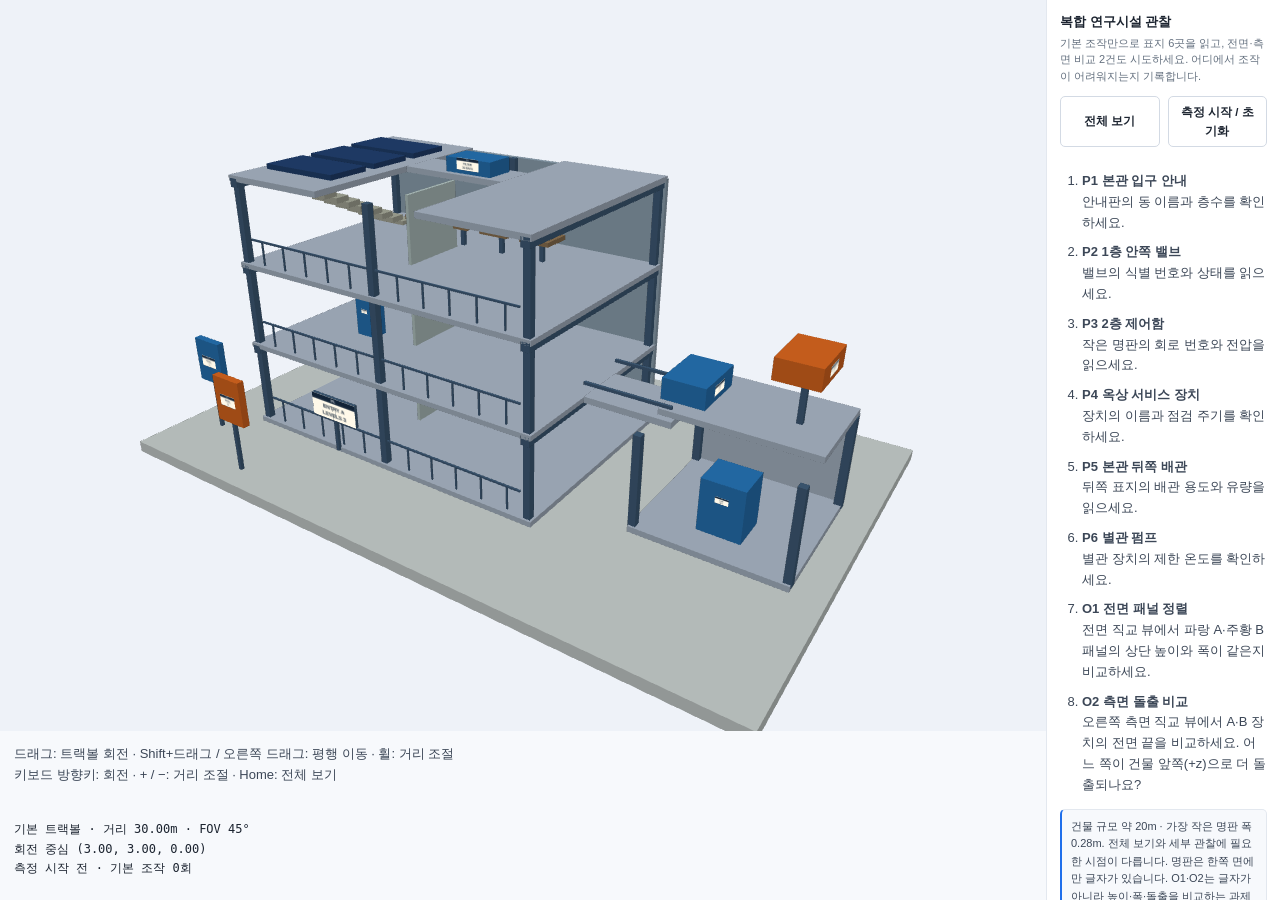
<file: week4/baseline/index.html>
<!doctype html>
<html lang="ko"><head><meta charset="utf-8"><meta name="viewport" content="width=device-width, initial-scale=1">
<title>복합 연구시설 — 기본 트랙볼 뷰어</title><link rel="stylesheet" href="demo.css">
<style>
.wrap{grid-template-columns:minmax(0,1fr) 18rem;height:100vh;height:100dvh;min-height:500px}.stage{display:grid;grid-template-rows:minmax(240px,1fr) auto auto;align-items:stretch;justify-content:stretch;min-height:0;overflow:auto}.viewport{position:relative;min-height:0}.stage canvas{position:absolute;inset:0;display:block;width:100%;height:100%;max-height:none;cursor:grab}
canvas:focus-visible{outline:2px solid var(--d-accent);outline-offset:-2px}.readings{padding:10px 14px;white-space:pre-wrap;font:12px/1.6 monospace;color:var(--d-ink)}
.instructions{padding:0 14px}.tasks{padding-left:22px}.tasks li{margin:9px 0}.actions{display:flex;gap:8px;flex-wrap:wrap}.actions button{flex:1}
@media(max-width:900px){.wrap{display:block;height:auto}.panel{border-left:0;max-height:none}.stage{height:100vh;height:100dvh;min-height:500px}}
</style></head><body>
<div class="wrap"><div class="stage">
<div class="viewport"><canvas id="cv" tabindex="0" aria-label="다층 연구시설의 3차원 모델. 드래그로 회전, Shift 드래그로 이동, 휠로 확대">WebGL2를 지원하는 브라우저에서 실행하세요.</canvas></div>
<p class="instructions">드래그: 트랙볼 회전 · Shift+드래그 / 오른쪽 드래그: 평행 이동 · 휠: 거리 조절<br>키보드 방향키: 회전 · + / −: 거리 조절 · Home: 전체 보기</p>
<pre class="readings" id="readings"></pre></div>
<div class="panel"><h1>복합 연구시설 관찰</h1><p class="sub">기본 조작만으로 표지 6곳을 읽고, 전면·측면 비교 2건도 시도하세요. 어디에서 조작이 어려워지는지 기록합니다.</p>
<div class="actions"><button class="btn" id="home" type="button">전체 보기</button><button class="btn" id="measure" type="button">측정 시작 / 초기화</button></div>
<ol class="tasks" id="tasks"></ol><div id="student-ui"></div>
<p class="note">건물 규모 약 20m · 가장 작은 명판 폭 0.28m. 전체 보기와 세부 관찰에 필요한 시점이 다릅니다. 명판은 한쪽 면에만 글자가 있습니다. O1·O2는 글자가 아니라 높이·폭·돌출을 비교하는 과제입니다.</p>

</div></div>
<script src="demo.js"></script><script src="d04-inspection-model.js?v=3f1b6bc733"></script><script src="d04-inspection-controls.js"></script><script src="d04-inspection-viewer.js?v=8a4c2fbf62"></script><script src="d04-inspection-student.js?v=e71bc4da3b"></script>
</body></html>
</file>
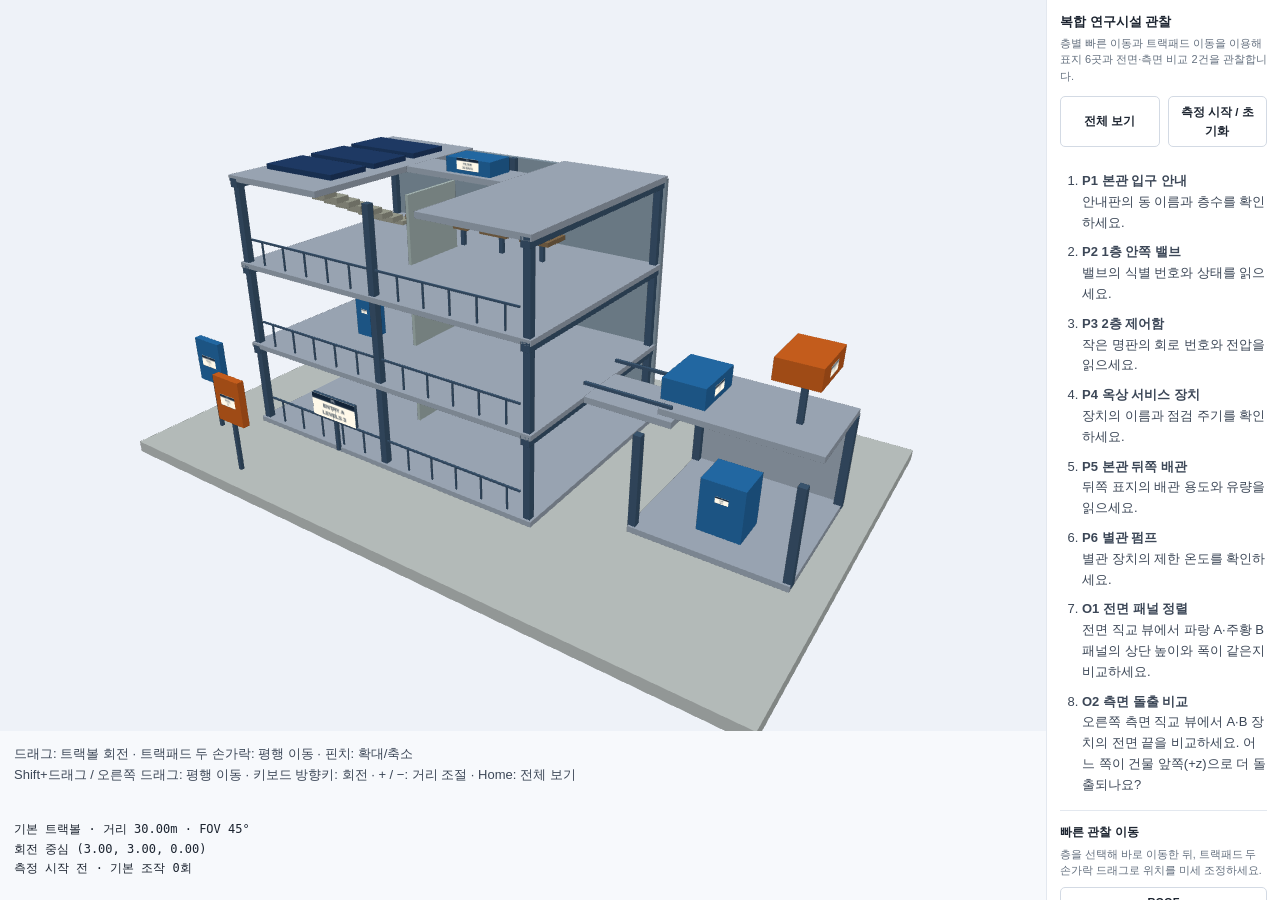
<file: week4/improved/index.html>
<!doctype html>
<html lang="ko"><head><meta charset="utf-8"><meta name="viewport" content="width=device-width, initial-scale=1">
<title>복합 연구시설 — 개선 관찰 뷰어</title><link rel="stylesheet" href="demo.css">
<style>
.wrap{grid-template-columns:minmax(0,1fr) 18rem;height:100vh;height:100dvh;min-height:500px}.stage{display:grid;grid-template-rows:minmax(240px,1fr) auto auto;align-items:stretch;justify-content:stretch;min-height:0;overflow:auto}.viewport{position:relative;min-height:0}.stage canvas{position:absolute;inset:0;display:block;width:100%;height:100%;max-height:none;cursor:grab}
canvas:focus-visible{outline:2px solid var(--d-accent);outline-offset:-2px}.readings{padding:10px 14px;white-space:pre-wrap;font:12px/1.6 monospace;color:var(--d-ink)}
.instructions{padding:0 14px}.tasks{padding-left:22px}.tasks li{margin:9px 0}.actions{display:flex;gap:8px;flex-wrap:wrap}.actions button{flex:1}
@media(max-width:900px){.wrap{display:block;height:auto}.panel{border-left:0;max-height:none}.stage{height:100vh;height:100dvh;min-height:500px}}
</style></head><body>
<div class="wrap"><div class="stage">
<div class="viewport"><canvas id="cv" tabindex="0" aria-label="다층 연구시설의 3차원 모델. 드래그로 회전, 두 손가락으로 이동, 핌치로 확대">WebGL2를 지원하는 브라우저에서 실행하세요.</canvas></div>
<p class="instructions">드래그: 트랙볼 회전 · 트랙패드 두 손가락: 평행 이동 · 핀치: 확대/축소<br>Shift+드래그 / 오른쪽 드래그: 평행 이동 · 키보드 방향키: 회전 · + / −: 거리 조절 · Home: 전체 보기</p>
<pre class="readings" id="readings"></pre></div>
<div class="panel"><h1>복합 연구시설 관찰</h1><p class="sub">층별 빠른 이동과 트랙패드 이동을 이용해 표지 6곳과 전면·측면 비교 2건을 관찰합니다.</p>
<div class="actions"><button class="btn" id="home" type="button">전체 보기</button><button class="btn" id="measure" type="button">측정 시작 / 초기화</button></div>
<ol class="tasks" id="tasks"></ol><div id="student-ui"></div>
<p class="note">건물 규모 약 20m · 가장 작은 명판 폭 0.28m. 전체 보기와 세부 관찰에 필요한 시점이 다릅니다. 명판은 한쪽 면에만 글자가 있습니다. O1·O2는 글자가 아니라 높이·폭·돌출을 비교하는 과제입니다.</p>

</div></div>
<script src="demo.js"></script><script src="d04-inspection-model.js?v=3f1b6bc733"></script><script src="d04-inspection-controls.js"></script><script src="d04-inspection-viewer.js?v=8a4c2fbf62"></script><script src="d04-inspection-student.js?v=e71bc4da3b"></script>
</body></html>
</file>
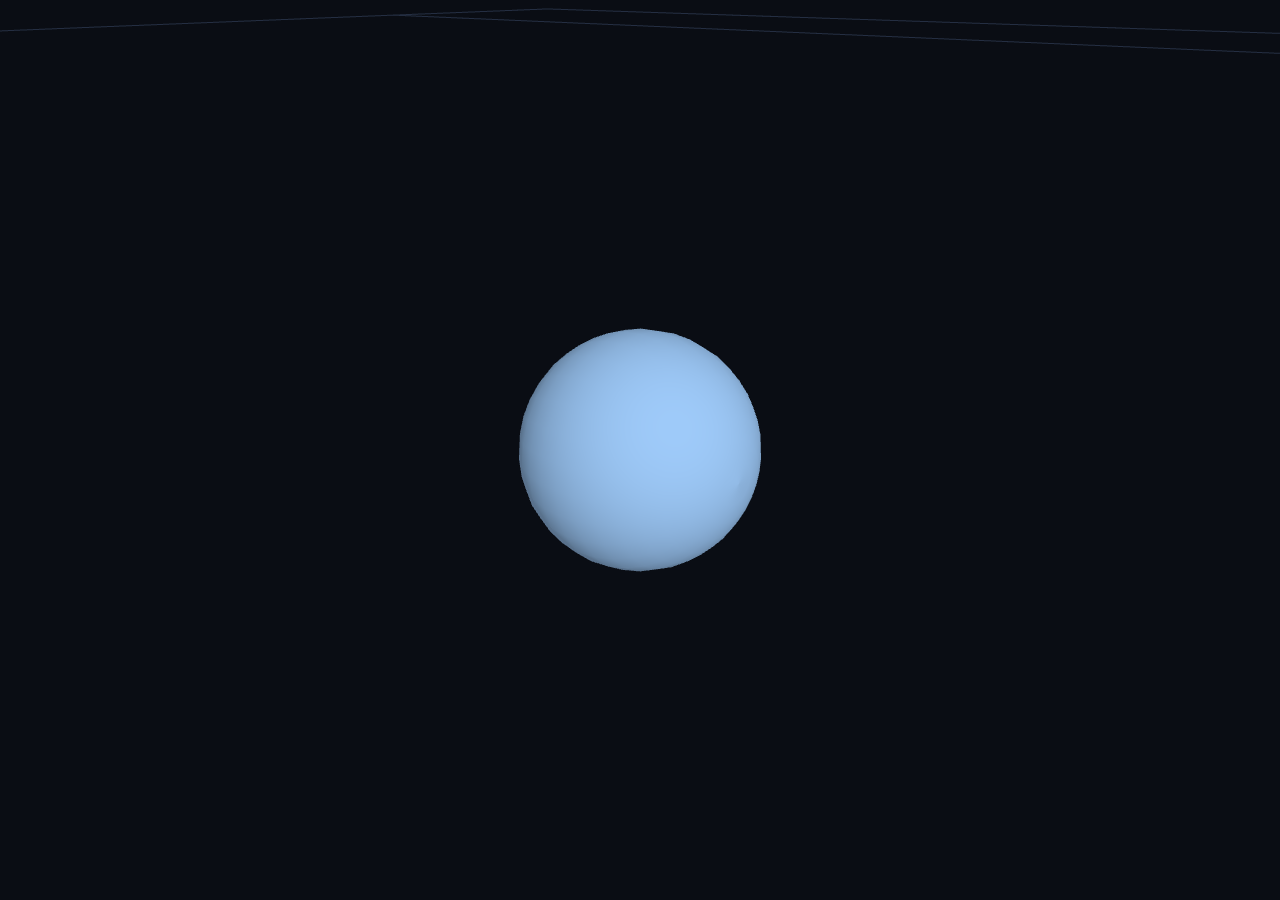
<file: week2/task1.html>
<!DOCTYPE html>
<html lang="ko">
<head>
<meta charset="utf-8">
<meta name="viewport" content="width=device-width, initial-scale=1">
<title>나만의 태양계 — 2주차 변환</title>
<style>
  html, body { margin: 0; height: 100%; overflow: hidden; background: #0a0d14; }
  canvas { display: block; width: 100vw; height: 100vh; touch-action: none; }
  #msg { position: fixed; inset: 0; display: grid; place-items: center;
         color: #e7ecf3; font: 15px/1.6 system-ui, sans-serif; padding: 2rem; text-align: center; }
  /* id 선택자가 브라우저 기본 [hidden] 규칙을 이기므로 여기서 다시 감춰 준다.
     이걸 빠뜨리면 보이지 않는 오버레이가 캔버스를 덮어 마우스가 먹지 않는다. */
  #msg[hidden] { display: none; }
</style>
</head>
<body>
<canvas id="cv"></canvas>
<div id="msg" hidden></div>

<script>
/* ============================================================================
   나만의 태양계 — 2주차 「변환 실습」에서 내보낸 코드
   ----------------------------------------------------------------------------
   이 파일은 실습 도구에서 직접 넣은 변환 값을 그대로 코드로 옮긴 것입니다.
   조작 UI 는 없고, 시간 t 가 자동으로 흘러가며 장면이 움직입니다.

   [읽는 순서]
     1. 내가 설계한 변환   ← 실습에서 입력한 값이 여기에 있습니다. 먼저 여기를 보세요
     2. 4x4 행렬 계산      ← 1번이 쓰는 도구
     3. 메시 만들기        ← 구와 인공위성 모양
     4. 셰이더            ← GPU 에게 주는 프로그램 (3주차에 배웁니다)
     5. 그리기 루프        ← 매 프레임 t 를 늘리고 다시 그린다

   [내 저장소에 올리기]
     이 파일을 저장소의 week2 폴더에 넣고 commit + push 하세요.
     GitHub Pages 를 켜 두었다면 아래 주소로 바로 열립니다.
       https://<username>.github.io/<저장소이름>/week2/task.html

   [조작]
     마우스 드래그 - 시점 회전 / 휠 - 확대 축소
   ============================================================================ */
'use strict';

/* ══════════════════════════════════════════════════════════════════════════
   1. 내가 설계한 변환
   ──────────────────────────────────────────────────────────────────────────
   각 함수는 시간 t 를 받아 그 물체의 4x4 모델 행렬을 돌려줍니다.
   실습 도구에서 위에서 아래로 놓았던 행렬을 순서대로 오른쪽에 곱합니다.
   즉 M = M1 · M2 · M3 이고, 정점에는 오른쪽 것부터 적용됩니다.
   ══════════════════════════════════════════════════════════════════════════ */

/* 도(degree)를 라디안으로 바꿉니다. 실습 도구의 deg() 와 같습니다. */
const deg = d => d * Math.PI / 180;

/* 지구 — 실습 도구에서 놓은 순서 그대로입니다 */
function earthMatrix(t) {
  let M = M4.identity(M4.create());
  M = M4.scale(M, M, [1, 1, 1]);   // 크기(균등) 1배
  return M;
}

/* 달 — 실습 도구에서 놓은 순서 그대로입니다 */
function moonMatrix(t) {
  let M = M4.identity(M4.create());
  M = M4.rotateZ(M, M, deg(t * 100));   // 회전 Rz(t*100도)
  M = M4.translate(M, M, [60.34, 0, 0]);   // 이동 T(60.34, 0, 0)
  M = M4.scale(M, M, [0.273, 0.273, 0.273]);   // 크기(균등) 0.273배
  M = M4.rotateZ(M, M, deg(180));   // 회전 Rz(180도)
  return M;
}

/* 인공위성 — 실습 도구에서 놓은 순서 그대로입니다 */
function satelliteMatrix(t) {
  let M = M4.identity(M4.create());
  M = M4.rotateX(M, M, deg(51.63));   // 회전 Rx(51.63도)
  M = M4.rotateZ(M, M, deg(t * 100));   // 회전 Rz(t*100도)
  M = M4.translate(M, M, [1.066, 0, 0]);   // 이동 T(1.066, 0, 0)
  M = M4.scale(M, M, [0.0000171, 0.0000171, 0.0000171]);   // 크기(균등) 0.0000171배
  M = M4.rotateZ(M, M, deg(180));   // 회전 Rz(180도)
  return M;
}


/* 축의 표시 범위 — 실습 도구의 「축 범위」 값입니다. */
const RANGE = { x: 70, y: 70, z: 70 };

/* 물체 목록 — 색과 모양, 그리고 위에서 정의한 변환 함수를 묶습니다. */
const OBJECTS = [
  { name: '지구', color: [0.35, 0.60, 0.95], shape: 'sphere', matrix: earthMatrix },
  { name: '달', color: [0.78, 0.78, 0.82], shape: 'sphere', matrix: moonMatrix },
  { name: '인공위성', color: [0.95, 0.72, 0.35], shape: 'satellite', matrix: satelliteMatrix },
];

/* 시간이 흐르는 속도와 되돌아가는 지점 (실습 도구와 같은 규칙) */
const T_SPEED = 0.5;
const T_MAX = 20;

/* ══════════════════════════════════════════════════════════════════════════
   2. 4x4 행렬 계산
   ──────────────────────────────────────────────────────────────────────────
   WebGL 은 행렬을 "열 우선(column-major)" 으로 받습니다.
   즉 배열의 앞 4개가 1열, 다음 4개가 2열입니다. m[12], m[13], m[14] 가 이동 성분입니다.
   ══════════════════════════════════════════════════════════════════════════ */
const M4 = {
  create: () => new Float32Array([1,0,0,0, 0,1,0,0, 0,0,1,0, 0,0,0,1]),
  identity: o => { o.set([1,0,0,0, 0,1,0,0, 0,0,1,0, 0,0,0,1]); return o; },

  /* o = a · b */
  multiply: (o, a, b) => {
    const r = new Float32Array(16);
    for (let c = 0; c < 4; c++)
      for (let row = 0; row < 4; row++) {
        let s = 0;
        for (let k = 0; k < 4; k++) s += a[k*4 + row] * b[c*4 + k];
        r[c*4 + row] = s;
      }
    o.set(r); return o;
  },

  translate: (o, a, v) => {
    const t = M4.identity(M4.create());
    t[12] = v[0]; t[13] = v[1]; t[14] = v[2];
    return M4.multiply(o, a, t);
  },
  scale: (o, a, v) => {
    const t = M4.identity(M4.create());
    t[0] = v[0]; t[5] = v[1]; t[10] = v[2];
    return M4.multiply(o, a, t);
  },
  rotateX: (o, a, r) => {
    const t = M4.identity(M4.create()), c = Math.cos(r), s = Math.sin(r);
    t[5] = c; t[6] = s; t[9] = -s; t[10] = c;
    return M4.multiply(o, a, t);
  },
  rotateY: (o, a, r) => {
    const t = M4.identity(M4.create()), c = Math.cos(r), s = Math.sin(r);
    t[0] = c; t[2] = -s; t[8] = s; t[10] = c;
    return M4.multiply(o, a, t);
  },
  rotateZ: (o, a, r) => {
    const t = M4.identity(M4.create()), c = Math.cos(r), s = Math.sin(r);
    t[0] = c; t[1] = s; t[4] = -s; t[5] = c;
    return M4.multiply(o, a, t);
  },

  /* 카메라 행렬 — eye 에서 center 를 바라본다 (4주차에 배웁니다) */
  lookAt: (o, eye, center, up) => {
    let zx = eye[0]-center[0], zy = eye[1]-center[1], zz = eye[2]-center[2];
    const zl = Math.hypot(zx, zy, zz) || 1; zx/=zl; zy/=zl; zz/=zl;
    let xx = up[1]*zz - up[2]*zy, xy = up[2]*zx - up[0]*zz, xz = up[0]*zy - up[1]*zx;
    const xl = Math.hypot(xx, xy, xz) || 1; xx/=xl; xy/=xl; xz/=xl;
    const yx = zy*xz - zz*xy, yy = zz*xx - zx*xz, yz = zx*xy - zy*xx;
    o.set([xx,yx,zx,0, xy,yy,zy,0, xz,yz,zz,0,
           -(xx*eye[0]+xy*eye[1]+xz*eye[2]),
           -(yx*eye[0]+yy*eye[1]+yz*eye[2]),
           -(zx*eye[0]+zy*eye[1]+zz*eye[2]), 1]);
    return o;
  },

  /* 원근 투영 행렬 (4주차에 배웁니다) */
  perspective: (o, fovy, aspect, near, far) => {
    const f = 1 / Math.tan(fovy/2), nf = 1 / (near - far);
    o.set([f/aspect,0,0,0, 0,f,0,0, 0,0,(far+near)*nf,-1, 0,0,2*far*near*nf,0]);
    return o;
  },

  /* 법선 행렬 = transpose(inverse(M)) 의 좌상단 3x3 (5주차 조명에서 씁니다) */
  normalFrom: m => {
    const a00=m[0],a01=m[1],a02=m[2], a10=m[4],a11=m[5],a12=m[6], a20=m[8],a21=m[9],a22=m[10];
    const b01 = a22*a11 - a12*a21, b11 = -a22*a10 + a12*a20, b21 = a21*a10 - a11*a20;
    let det = a00*b01 + a01*b11 + a02*b21;
    if (!det) return new Float32Array([1,0,0, 0,1,0, 0,0,1]);
    det = 1 / det;
    return new Float32Array([
      b01*det, (-a22*a01 + a02*a21)*det, ( a12*a01 - a02*a11)*det,
      b11*det, ( a22*a00 - a02*a20)*det, (-a12*a00 + a02*a10)*det,
      b21*det, (-a21*a00 + a01*a20)*det, ( a11*a00 - a01*a10)*det,
    ]);
  },
};

/* ══════════════════════════════════════════════════════════════════════════
   3. 메시 만들기 — 회전체
   ──────────────────────────────────────────────────────────────────────────
   (반지름, 높이) 점들을 y 축 둘레로 돌려서 삼각형을 만듭니다. 4주차에 자세히 배웁니다.
   ══════════════════════════════════════════════════════════════════════════ */
function revolution(profile, seg) {
  const pos = [], nrm = [], idx = [], rows = profile.length;
  for (let i = 0; i < rows; i++) {
    const r = profile[i][0], y = profile[i][1];
    const pp = profile[Math.max(i-1, 0)], pn = profile[Math.min(i+1, rows-1)];
    // 접선 (dr, dy) 를 +90도 돌린 (-dy, dr) 이 바깥을 향하는 법선이다
    const dr = pn[0]-pp[0], dy = pn[1]-pp[1];
    const nl = Math.hypot(dr, dy) || 1;
    const nr = -dy/nl, ny = dr/nl;
    for (let j = 0; j <= seg; j++) {
      const a = (j/seg) * Math.PI * 2, c = Math.cos(a), s = Math.sin(a);
      pos.push(r*c, y, r*s);
      nrm.push(nr*c, ny, nr*s);
    }
  }
  const stride = seg + 1;
  for (let i = 0; i < rows-1; i++)
    for (let j = 0; j < seg; j++) {
      const a = i*stride + j, b = a + stride;
      idx.push(a, b, a+1, a+1, b, b+1);
    }
  return { pos: new Float32Array(pos), nrm: new Float32Array(nrm), idx: new Uint16Array(idx) };
}

/* 구의 옆모습 — 반원 */
const sphereProfile = (R, steps) => {
  const p = [];
  for (let i = 0; i <= steps; i++) {
    const phi = Math.PI * (i/steps);
    p.push([R*Math.sin(phi), R*Math.cos(phi)]);
  }
  return p;
};
/* 원기둥의 옆모습 */
const cylinderProfile = (R, H) => [[0, H/2], [R, H/2], [R, -H/2], [0, -H/2]];

/* ══════════════════════════════════════════════════════════════════════════
   4. WebGL 준비와 셰이더
   ══════════════════════════════════════════════════════════════════════════ */
const cv = document.getElementById('cv');
const gl = cv.getContext('webgl2');
if (!gl) {
  const m = document.getElementById('msg');
  m.hidden = false;
  m.textContent = '이 브라우저에서는 WebGL2 를 쓸 수 없습니다. 최신 Chrome 또는 Edge 로 열어 주세요.';
  throw new Error('no webgl2');
}

/* 정점 셰이더 — 정점 하나하나에 대해 실행됩니다 */
const VS = `#version 300 es
layout(location=0) in vec3 aPos;
layout(location=1) in vec3 aNormal;
uniform mat4 uM, uVP;
uniform mat3 uN;
out vec3 vN;
void main(){
  vN = uN * aNormal;
  gl_Position = uVP * uM * vec4(aPos, 1.0);   // 여기가 M · v 입니다
}`;

/* 프래그먼트 셰이더 — 픽셀 하나하나에 대해 실행됩니다 */
const FS = `#version 300 es
precision highp float;
in vec3 vN;
uniform vec3 uColor;
out vec4 o;
void main(){
  float d = max(dot(normalize(vN), normalize(vec3(0.5, 0.8, 0.6))), 0.0);
  o = vec4(pow(uColor * (0.28 + 0.72*d), vec3(1.0/2.2)), 1.0);
}`;

/* 선(축과 격자)용 셰이더 */
const VSL = `#version 300 es
layout(location=0) in vec3 aPos;
uniform mat4 uVP, uM;
void main(){ gl_Position = uVP * uM * vec4(aPos, 1.0); }`;
const FSL = `#version 300 es
precision highp float;
uniform vec3 uColor;
out vec4 o;
void main(){ o = vec4(uColor, 1.0); }`;

function compile(type, src) {
  const s = gl.createShader(type);
  gl.shaderSource(s, src.trim());
  gl.compileShader(s);
  if (!gl.getShaderParameter(s, gl.COMPILE_STATUS)) throw new Error(gl.getShaderInfoLog(s));
  return s;
}
function program(vs, fs) {
  const p = gl.createProgram();
  gl.attachShader(p, compile(gl.VERTEX_SHADER, vs));
  gl.attachShader(p, compile(gl.FRAGMENT_SHADER, fs));
  gl.linkProgram(p);
  if (!gl.getProgramParameter(p, gl.LINK_STATUS)) throw new Error(gl.getProgramInfoLog(p));
  return p;
}
function uniforms(p, names) {
  const u = {};
  for (const n of names) u[n] = gl.getUniformLocation(p, n);
  return u;
}
function upload(m) {
  const vao = gl.createVertexArray();
  gl.bindVertexArray(vao);
  [['pos', 3, 0], ['nrm', 3, 1]].forEach(([key, size, loc]) => {
    if (!m[key]) return;
    const b = gl.createBuffer();
    gl.bindBuffer(gl.ARRAY_BUFFER, b);
    gl.bufferData(gl.ARRAY_BUFFER, m[key], gl.STATIC_DRAW);
    gl.enableVertexAttribArray(loc);
    gl.vertexAttribPointer(loc, size, gl.FLOAT, false, 0, 0);
  });
  const ib = gl.createBuffer();
  gl.bindBuffer(gl.ELEMENT_ARRAY_BUFFER, ib);
  gl.bufferData(gl.ELEMENT_ARRAY_BUFFER, m.idx, gl.STATIC_DRAW);
  gl.bindVertexArray(null);
  return { vao, count: m.idx.length };
}

const prog = program(VS, FS);
const U = uniforms(prog, ['uM', 'uVP', 'uN', 'uColor']);
const progL = program(VSL, FSL);
const UL = uniforms(progL, ['uM', 'uVP', 'uColor']);

const MESH = {
  sphere: upload(revolution(sphereProfile(1, 18), 28)),
  satBody: upload(revolution(cylinderProfile(0.6, 1.2), 12)),
  satPanel: upload({
    pos: new Float32Array([ 0.6,-1.6,-0.06, 2.6,-1.6,-0.06, 2.6,1.6,-0.06, 0.6,1.6,-0.06,
                            0.6,-1.6, 0.06, 2.6,-1.6, 0.06, 2.6,1.6, 0.06, 0.6,1.6, 0.06,
                           -0.6,-1.6,-0.06,-2.6,-1.6,-0.06,-2.6,1.6,-0.06,-0.6,1.6,-0.06,
                           -0.6,-1.6, 0.06,-2.6,-1.6, 0.06,-2.6,1.6, 0.06,-0.6,1.6, 0.06 ]),
    nrm: new Float32Array([ 0,0,-1, 0,0,-1, 0,0,-1, 0,0,-1,  0,0,1, 0,0,1, 0,0,1, 0,0,1,
                            0,0,-1, 0,0,-1, 0,0,-1, 0,0,-1,  0,0,1, 0,0,1, 0,0,1, 0,0,1 ]),
    idx: new Uint16Array([0,1,2,0,2,3, 4,6,5,4,7,6, 8,9,10,8,10,11, 12,14,13,12,15,14]),
  }),
};

/* 축과 격자용 선 버퍼 */
function lineBuf(cap) {
  const vao = gl.createVertexArray();
  gl.bindVertexArray(vao);
  const buf = gl.createBuffer();
  gl.bindBuffer(gl.ARRAY_BUFFER, buf);
  gl.bufferData(gl.ARRAY_BUFFER, cap*12, gl.DYNAMIC_DRAW);
  gl.enableVertexAttribArray(0);
  gl.vertexAttribPointer(0, 3, gl.FLOAT, false, 0, 0);
  gl.bindVertexArray(null);
  return { vao, buf, data: new Float32Array(cap*3), n: 0 };
}
function putLines(L, n) {
  gl.bindBuffer(gl.ARRAY_BUFFER, L.buf);
  gl.bufferSubData(gl.ARRAY_BUFFER, 0, L.data.subarray(0, n*3));
  L.n = n;
}
const IDENT = M4.identity(M4.create());
function drawLines(L, color, vp, m) {
  if (!L.n) return;
  gl.useProgram(progL);
  gl.uniformMatrix4fv(UL.uVP, false, vp);
  gl.uniformMatrix4fv(UL.uM, false, m || IDENT);
  gl.uniform3fv(UL.uColor, color);
  gl.bindVertexArray(L.vao);
  gl.drawArrays(gl.LINES, 0, L.n);
  gl.bindVertexArray(null);
}
const gridBuf = lineBuf(400), axesBuf = lineBuf(24);

/* ══════════════════════════════════════════════════════════════════════════
   5. 카메라 — 마우스로 돌려 보기
   ══════════════════════════════════════════════════════════════════════════ */
const cam = { yaw: 0.7, pitch: 0.42, dist: 9 };
let dragging = false, px = 0, py = 0;

cv.addEventListener('pointerdown', e => {
  dragging = true; px = e.clientX; py = e.clientY;
  cv.setPointerCapture(e.pointerId);            // 캔버스 밖으로 나가도 계속 따라온다
});
cv.addEventListener('pointermove', e => {
  if (!dragging) return;
  const k = Math.PI * 2 / cv.clientHeight;      // 화면 높이만큼 끌면 한 바퀴
  cam.yaw -= (e.clientX - px) * k;
  cam.pitch += (e.clientY - py) * k;
  cam.pitch = Math.max(-1.5, Math.min(1.5, cam.pitch));
  px = e.clientX; py = e.clientY;
});
const endDrag = e => { dragging = false; if (cv.hasPointerCapture(e.pointerId)) cv.releasePointerCapture(e.pointerId); };
cv.addEventListener('pointerup', endDrag);
cv.addEventListener('pointercancel', endDrag);
cv.addEventListener('wheel', e => {
  e.preventDefault();
  cam.dist = Math.max(0.5, Math.min(200, cam.dist * Math.exp(e.deltaY * 0.001)));
}, { passive: false });

/* z 축이 위인 좌표계입니다 (실습 도구와 같습니다) */
function cameraEye() {
  const cp = Math.cos(cam.pitch);
  return [cam.dist * cp * Math.cos(cam.yaw),
          cam.dist * cp * Math.sin(cam.yaw),
          cam.dist * Math.sin(cam.pitch)];
}

/* ══════════════════════════════════════════════════════════════════════════
   6. 그리기 루프 — 매 프레임 t 를 늘리고 다시 그린다
   ══════════════════════════════════════════════════════════════════════════ */
const vp = M4.create(), view = M4.create(), proj = M4.create();
let t = 0, last = performance.now();

function frame(now) {
  const dt = Math.min(0.05, (now - last) / 1000);
  last = now;

  // 시간 자동 증가 — T_MAX 에 닿으면 처음으로 되돌아간다
  t += dt * T_SPEED;
  if (t >= T_MAX) t = 0;

  // 캔버스 크기를 화면에 맞춘다
  const dpr = window.devicePixelRatio || 1;
  const w = Math.floor(cv.clientWidth * dpr), h = Math.floor(cv.clientHeight * dpr);
  if (cv.width !== w || cv.height !== h) { cv.width = w; cv.height = h; }
  gl.viewport(0, 0, cv.width, cv.height);

  
  gl.enable(gl.DEPTH_TEST);
  gl.clearColor(0.04, 0.05, 0.08, 1);
  gl.clear(gl.COLOR_BUFFER_BIT | gl.DEPTH_BUFFER_BIT);

  const rx = RANGE.x, ry = RANGE.y, rz = RANGE.z;
  const R = Math.max(rx, ry, rz);

  // 뷰 · 투영 행렬
  M4.lookAt(view, cameraEye(), [0,0,0], [0,0,1]);
  M4.perspective(proj, Math.PI/4, cv.width/cv.height, R*0.002, R*60);
  M4.multiply(vp, proj, view);

  // 격자와 축
  let k = 0;
  for (let i = 0; i <= 8; i++) {
    const u = -1 + 2*i/8;
    gridBuf.data.set([u*rx,-ry,0, u*rx,ry,0, -rx,u*ry,0, rx,u*ry,0], k);
    k += 12;
  }
  putLines(gridBuf, k/3);
  drawLines(gridBuf, [0.14,0.18,0.26], vp);
  axesBuf.data.set([-rx,0,0, rx,0,0,  0,-ry,0, 0,ry,0,  0,0,-rz, 0,0,rz]);
  putLines(axesBuf, 6);
  drawLines(axesBuf, [0.34,0.40,0.50], vp);

  // 물체 — 여기서 1번에서 만든 변환 함수를 부릅니다
  gl.useProgram(prog);
  gl.uniformMatrix4fv(U.uVP, false, vp);
  for (const o of OBJECTS) {
    const M = o.matrix(t);                       // ← 내가 설계한 변환
    gl.uniformMatrix4fv(U.uM, false, M);
    gl.uniformMatrix3fv(U.uN, false, M4.normalFrom(M));
    gl.uniform3fv(U.uColor, o.color);
    if (o.shape === 'satellite') {
      gl.bindVertexArray(MESH.satBody.vao);
      gl.drawElements(gl.TRIANGLES, MESH.satBody.count, gl.UNSIGNED_SHORT, 0);
      gl.uniform3f(U.uColor, 0.28, 0.36, 0.62);
      gl.bindVertexArray(MESH.satPanel.vao);
      gl.drawElements(gl.TRIANGLES, MESH.satPanel.count, gl.UNSIGNED_SHORT, 0);
    } else {
      gl.bindVertexArray(MESH.sphere.vao);
      gl.drawElements(gl.TRIANGLES, MESH.sphere.count, gl.UNSIGNED_SHORT, 0);
    }
  }
  gl.bindVertexArray(null);

  requestAnimationFrame(frame);
}
requestAnimationFrame(frame);
</script>
</body>
</html>
</file>
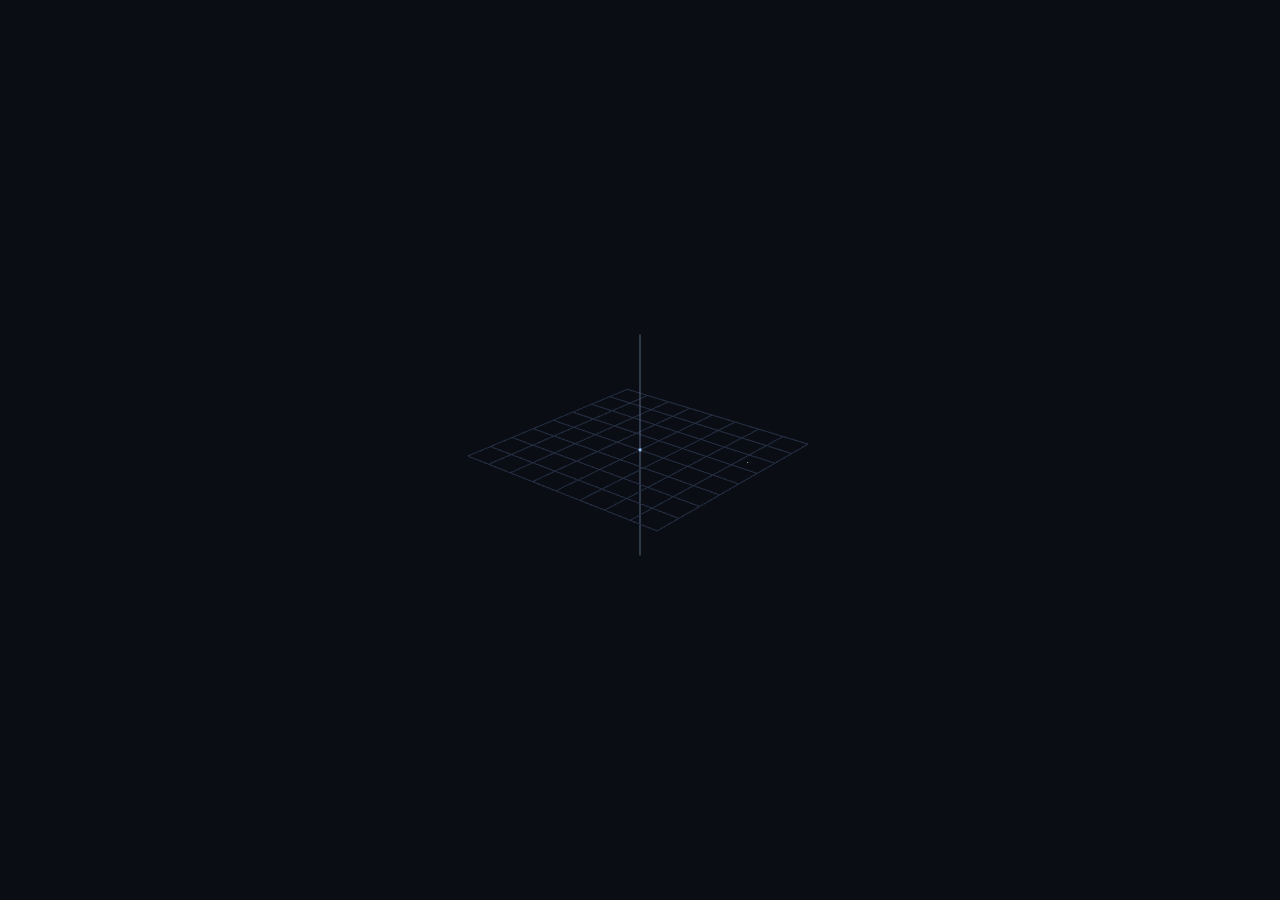
<file: week2/task2.html>
<!DOCTYPE html>
<html lang="ko">
<head>
<meta charset="utf-8">
<meta name="viewport" content="width=device-width, initial-scale=1">
<title>나만의 태양계 — 2주차 변환</title>
<style>
  html, body { margin: 0; height: 100%; overflow: hidden; background: #0a0d14; }
  canvas { display: block; width: 100vw; height: 100vh; touch-action: none; }
  #msg { position: fixed; inset: 0; display: grid; place-items: center;
         color: #e7ecf3; font: 15px/1.6 system-ui, sans-serif; padding: 2rem; text-align: center; }
  /* id 선택자가 브라우저 기본 [hidden] 규칙을 이기므로 여기서 다시 감춰 준다.
     이걸 빠뜨리면 보이지 않는 오버레이가 캔버스를 덮어 마우스가 먹지 않는다. */
  #msg[hidden] { display: none; }
</style>
</head>
<body>
<canvas id="cv"></canvas>
<div id="msg" hidden></div>

<script>
/* ============================================================================
   나만의 태양계 — 2주차 「변환 실습」에서 내보낸 코드
   ----------------------------------------------------------------------------
   이 파일은 실습 도구에서 직접 넣은 변환 값을 그대로 코드로 옮긴 것입니다.
   조작 UI 는 없고, 시간 t 가 자동으로 흘러가며 장면이 움직입니다.

   [읽는 순서]
     1. 내가 설계한 변환   ← 실습에서 입력한 값이 여기에 있습니다. 먼저 여기를 보세요
     2. 4x4 행렬 계산      ← 1번이 쓰는 도구
     3. 메시 만들기        ← 구와 인공위성 모양
     4. 셰이더            ← GPU 에게 주는 프로그램 (3주차에 배웁니다)
     5. 그리기 루프        ← 매 프레임 t 를 늘리고 다시 그린다

   [내 저장소에 올리기]
     이 파일을 저장소의 week2 폴더에 넣고 commit + push 하세요.
     GitHub Pages 를 켜 두었다면 아래 주소로 바로 열립니다.
       https://<username>.github.io/<저장소이름>/week2/task.html

   [조작]
     마우스 드래그 - 시점 회전 / 휠 - 확대 축소
   ============================================================================ */
'use strict';

/* ══════════════════════════════════════════════════════════════════════════
   1. 내가 설계한 변환
   ──────────────────────────────────────────────────────────────────────────
   각 함수는 시간 t 를 받아 그 물체의 4x4 모델 행렬을 돌려줍니다.
   실습 도구에서 위에서 아래로 놓았던 행렬을 순서대로 오른쪽에 곱합니다.
   즉 M = M1 · M2 · M3 이고, 정점에는 오른쪽 것부터 적용됩니다.
   ══════════════════════════════════════════════════════════════════════════ */

/* 도(degree)를 라디안으로 바꿉니다. 실습 도구의 deg() 와 같습니다. */
const deg = d => d * Math.PI / 180;

/* 지구 — 실습 도구에서 놓은 순서 그대로입니다 */
function earthMatrix(t) {
  let M = M4.identity(M4.create());
  M = M4.scale(M, M, [0.015, 0.015, 0.015]);   // 크기(균등) 0.015배
  M = M4.scale(M, M, [1, 1, 1]);   // 크기(균등) 1배
  return M;
}

/* 달 — 실습 도구에서 놓은 순서 그대로입니다 */
function moonMatrix(t) {
  let M = M4.identity(M4.create());
  M = M4.scale(M, M, [0.015, 0.015, 0.015]);   // 크기(균등) 0.015배
  M = M4.rotateZ(M, M, deg(t * 100));   // 회전 Rz(t*100도)
  M = M4.translate(M, M, [60.34, 0, 0]);   // 이동 T(60.34, 0, 0)
  M = M4.scale(M, M, [0.273, 0.273, 0.273]);   // 크기(균등) 0.273배
  M = M4.rotateZ(M, M, deg(180));   // 회전 Rz(180도)
  return M;
}

/* 인공위성 — 실습 도구에서 놓은 순서 그대로입니다 */
function satelliteMatrix(t) {
  let M = M4.identity(M4.create());
  M = M4.scale(M, M, [0.015, 0.015, 0.015]);   // 크기(균등) 0.015배
  M = M4.rotateX(M, M, deg(51.63));   // 회전 Rx(51.63도)
  M = M4.rotateZ(M, M, deg(t * 100));   // 회전 Rz(t*100도)
  M = M4.translate(M, M, [1.066, 0, 0]);   // 이동 T(1.066, 0, 0)
  M = M4.scale(M, M, [0.0000171, 0.0000171, 0.0000171]);   // 크기(균등) 0.0000171배
  M = M4.rotateZ(M, M, deg(180));   // 회전 Rz(180도)
  return M;
}


/* 축의 표시 범위 — 실습 도구의 「축 범위」 값입니다. */
const RANGE = { x: 1, y: 1, z: 1 };

/* 물체 목록 — 색과 모양, 그리고 위에서 정의한 변환 함수를 묶습니다. */
const OBJECTS = [
  { name: '지구', color: [0.35, 0.60, 0.95], shape: 'sphere', matrix: earthMatrix },
  { name: '달', color: [0.78, 0.78, 0.82], shape: 'sphere', matrix: moonMatrix },
  { name: '인공위성', color: [0.95, 0.72, 0.35], shape: 'satellite', matrix: satelliteMatrix },
];

/* 시간이 흐르는 속도와 되돌아가는 지점 (실습 도구와 같은 규칙) */
const T_SPEED = 3;
const T_MAX = 20;

/* ══════════════════════════════════════════════════════════════════════════
   2. 4x4 행렬 계산
   ──────────────────────────────────────────────────────────────────────────
   WebGL 은 행렬을 "열 우선(column-major)" 으로 받습니다.
   즉 배열의 앞 4개가 1열, 다음 4개가 2열입니다. m[12], m[13], m[14] 가 이동 성분입니다.
   ══════════════════════════════════════════════════════════════════════════ */
const M4 = {
  create: () => new Float32Array([1,0,0,0, 0,1,0,0, 0,0,1,0, 0,0,0,1]),
  identity: o => { o.set([1,0,0,0, 0,1,0,0, 0,0,1,0, 0,0,0,1]); return o; },

  /* o = a · b */
  multiply: (o, a, b) => {
    const r = new Float32Array(16);
    for (let c = 0; c < 4; c++)
      for (let row = 0; row < 4; row++) {
        let s = 0;
        for (let k = 0; k < 4; k++) s += a[k*4 + row] * b[c*4 + k];
        r[c*4 + row] = s;
      }
    o.set(r); return o;
  },

  translate: (o, a, v) => {
    const t = M4.identity(M4.create());
    t[12] = v[0]; t[13] = v[1]; t[14] = v[2];
    return M4.multiply(o, a, t);
  },
  scale: (o, a, v) => {
    const t = M4.identity(M4.create());
    t[0] = v[0]; t[5] = v[1]; t[10] = v[2];
    return M4.multiply(o, a, t);
  },
  rotateX: (o, a, r) => {
    const t = M4.identity(M4.create()), c = Math.cos(r), s = Math.sin(r);
    t[5] = c; t[6] = s; t[9] = -s; t[10] = c;
    return M4.multiply(o, a, t);
  },
  rotateY: (o, a, r) => {
    const t = M4.identity(M4.create()), c = Math.cos(r), s = Math.sin(r);
    t[0] = c; t[2] = -s; t[8] = s; t[10] = c;
    return M4.multiply(o, a, t);
  },
  rotateZ: (o, a, r) => {
    const t = M4.identity(M4.create()), c = Math.cos(r), s = Math.sin(r);
    t[0] = c; t[1] = s; t[4] = -s; t[5] = c;
    return M4.multiply(o, a, t);
  },

  /* 카메라 행렬 — eye 에서 center 를 바라본다 (4주차에 배웁니다) */
  lookAt: (o, eye, center, up) => {
    let zx = eye[0]-center[0], zy = eye[1]-center[1], zz = eye[2]-center[2];
    const zl = Math.hypot(zx, zy, zz) || 1; zx/=zl; zy/=zl; zz/=zl;
    let xx = up[1]*zz - up[2]*zy, xy = up[2]*zx - up[0]*zz, xz = up[0]*zy - up[1]*zx;
    const xl = Math.hypot(xx, xy, xz) || 1; xx/=xl; xy/=xl; xz/=xl;
    const yx = zy*xz - zz*xy, yy = zz*xx - zx*xz, yz = zx*xy - zy*xx;
    o.set([xx,yx,zx,0, xy,yy,zy,0, xz,yz,zz,0,
           -(xx*eye[0]+xy*eye[1]+xz*eye[2]),
           -(yx*eye[0]+yy*eye[1]+yz*eye[2]),
           -(zx*eye[0]+zy*eye[1]+zz*eye[2]), 1]);
    return o;
  },

  /* 원근 투영 행렬 (4주차에 배웁니다) */
  perspective: (o, fovy, aspect, near, far) => {
    const f = 1 / Math.tan(fovy/2), nf = 1 / (near - far);
    o.set([f/aspect,0,0,0, 0,f,0,0, 0,0,(far+near)*nf,-1, 0,0,2*far*near*nf,0]);
    return o;
  },

  /* 법선 행렬 = transpose(inverse(M)) 의 좌상단 3x3 (5주차 조명에서 씁니다) */
  normalFrom: m => {
    const a00=m[0],a01=m[1],a02=m[2], a10=m[4],a11=m[5],a12=m[6], a20=m[8],a21=m[9],a22=m[10];
    const b01 = a22*a11 - a12*a21, b11 = -a22*a10 + a12*a20, b21 = a21*a10 - a11*a20;
    let det = a00*b01 + a01*b11 + a02*b21;
    if (!det) return new Float32Array([1,0,0, 0,1,0, 0,0,1]);
    det = 1 / det;
    return new Float32Array([
      b01*det, (-a22*a01 + a02*a21)*det, ( a12*a01 - a02*a11)*det,
      b11*det, ( a22*a00 - a02*a20)*det, (-a12*a00 + a02*a10)*det,
      b21*det, (-a21*a00 + a01*a20)*det, ( a11*a00 - a01*a10)*det,
    ]);
  },
};

/* ══════════════════════════════════════════════════════════════════════════
   3. 메시 만들기 — 회전체
   ──────────────────────────────────────────────────────────────────────────
   (반지름, 높이) 점들을 y 축 둘레로 돌려서 삼각형을 만듭니다. 4주차에 자세히 배웁니다.
   ══════════════════════════════════════════════════════════════════════════ */
function revolution(profile, seg) {
  const pos = [], nrm = [], idx = [], rows = profile.length;
  for (let i = 0; i < rows; i++) {
    const r = profile[i][0], y = profile[i][1];
    const pp = profile[Math.max(i-1, 0)], pn = profile[Math.min(i+1, rows-1)];
    // 접선 (dr, dy) 를 +90도 돌린 (-dy, dr) 이 바깥을 향하는 법선이다
    const dr = pn[0]-pp[0], dy = pn[1]-pp[1];
    const nl = Math.hypot(dr, dy) || 1;
    const nr = -dy/nl, ny = dr/nl;
    for (let j = 0; j <= seg; j++) {
      const a = (j/seg) * Math.PI * 2, c = Math.cos(a), s = Math.sin(a);
      pos.push(r*c, y, r*s);
      nrm.push(nr*c, ny, nr*s);
    }
  }
  const stride = seg + 1;
  for (let i = 0; i < rows-1; i++)
    for (let j = 0; j < seg; j++) {
      const a = i*stride + j, b = a + stride;
      idx.push(a, b, a+1, a+1, b, b+1);
    }
  return { pos: new Float32Array(pos), nrm: new Float32Array(nrm), idx: new Uint16Array(idx) };
}

/* 구의 옆모습 — 반원 */
const sphereProfile = (R, steps) => {
  const p = [];
  for (let i = 0; i <= steps; i++) {
    const phi = Math.PI * (i/steps);
    p.push([R*Math.sin(phi), R*Math.cos(phi)]);
  }
  return p;
};
/* 원기둥의 옆모습 */
const cylinderProfile = (R, H) => [[0, H/2], [R, H/2], [R, -H/2], [0, -H/2]];

/* ══════════════════════════════════════════════════════════════════════════
   4. WebGL 준비와 셰이더
   ══════════════════════════════════════════════════════════════════════════ */
const cv = document.getElementById('cv');
const gl = cv.getContext('webgl2');
if (!gl) {
  const m = document.getElementById('msg');
  m.hidden = false;
  m.textContent = '이 브라우저에서는 WebGL2 를 쓸 수 없습니다. 최신 Chrome 또는 Edge 로 열어 주세요.';
  throw new Error('no webgl2');
}

/* 정점 셰이더 — 정점 하나하나에 대해 실행됩니다 */
const VS = `#version 300 es
layout(location=0) in vec3 aPos;
layout(location=1) in vec3 aNormal;
uniform mat4 uM, uVP;
uniform mat3 uN;
out vec3 vN;
void main(){
  vN = uN * aNormal;
  gl_Position = uVP * uM * vec4(aPos, 1.0);   // 여기가 M · v 입니다
}`;

/* 프래그먼트 셰이더 — 픽셀 하나하나에 대해 실행됩니다 */
const FS = `#version 300 es
precision highp float;
in vec3 vN;
uniform vec3 uColor;
out vec4 o;
void main(){
  float d = max(dot(normalize(vN), normalize(vec3(0.5, 0.8, 0.6))), 0.0);
  o = vec4(pow(uColor * (0.28 + 0.72*d), vec3(1.0/2.2)), 1.0);
}`;

/* 선(축과 격자)용 셰이더 */
const VSL = `#version 300 es
layout(location=0) in vec3 aPos;
uniform mat4 uVP, uM;
void main(){ gl_Position = uVP * uM * vec4(aPos, 1.0); }`;
const FSL = `#version 300 es
precision highp float;
uniform vec3 uColor;
out vec4 o;
void main(){ o = vec4(uColor, 1.0); }`;

function compile(type, src) {
  const s = gl.createShader(type);
  gl.shaderSource(s, src.trim());
  gl.compileShader(s);
  if (!gl.getShaderParameter(s, gl.COMPILE_STATUS)) throw new Error(gl.getShaderInfoLog(s));
  return s;
}
function program(vs, fs) {
  const p = gl.createProgram();
  gl.attachShader(p, compile(gl.VERTEX_SHADER, vs));
  gl.attachShader(p, compile(gl.FRAGMENT_SHADER, fs));
  gl.linkProgram(p);
  if (!gl.getProgramParameter(p, gl.LINK_STATUS)) throw new Error(gl.getProgramInfoLog(p));
  return p;
}
function uniforms(p, names) {
  const u = {};
  for (const n of names) u[n] = gl.getUniformLocation(p, n);
  return u;
}
function upload(m) {
  const vao = gl.createVertexArray();
  gl.bindVertexArray(vao);
  [['pos', 3, 0], ['nrm', 3, 1]].forEach(([key, size, loc]) => {
    if (!m[key]) return;
    const b = gl.createBuffer();
    gl.bindBuffer(gl.ARRAY_BUFFER, b);
    gl.bufferData(gl.ARRAY_BUFFER, m[key], gl.STATIC_DRAW);
    gl.enableVertexAttribArray(loc);
    gl.vertexAttribPointer(loc, size, gl.FLOAT, false, 0, 0);
  });
  const ib = gl.createBuffer();
  gl.bindBuffer(gl.ELEMENT_ARRAY_BUFFER, ib);
  gl.bufferData(gl.ELEMENT_ARRAY_BUFFER, m.idx, gl.STATIC_DRAW);
  gl.bindVertexArray(null);
  return { vao, count: m.idx.length };
}

const prog = program(VS, FS);
const U = uniforms(prog, ['uM', 'uVP', 'uN', 'uColor']);
const progL = program(VSL, FSL);
const UL = uniforms(progL, ['uM', 'uVP', 'uColor']);

const MESH = {
  sphere: upload(revolution(sphereProfile(1, 18), 28)),
  satBody: upload(revolution(cylinderProfile(0.6, 1.2), 12)),
  satPanel: upload({
    pos: new Float32Array([ 0.6,-1.6,-0.06, 2.6,-1.6,-0.06, 2.6,1.6,-0.06, 0.6,1.6,-0.06,
                            0.6,-1.6, 0.06, 2.6,-1.6, 0.06, 2.6,1.6, 0.06, 0.6,1.6, 0.06,
                           -0.6,-1.6,-0.06,-2.6,-1.6,-0.06,-2.6,1.6,-0.06,-0.6,1.6,-0.06,
                           -0.6,-1.6, 0.06,-2.6,-1.6, 0.06,-2.6,1.6, 0.06,-0.6,1.6, 0.06 ]),
    nrm: new Float32Array([ 0,0,-1, 0,0,-1, 0,0,-1, 0,0,-1,  0,0,1, 0,0,1, 0,0,1, 0,0,1,
                            0,0,-1, 0,0,-1, 0,0,-1, 0,0,-1,  0,0,1, 0,0,1, 0,0,1, 0,0,1 ]),
    idx: new Uint16Array([0,1,2,0,2,3, 4,6,5,4,7,6, 8,9,10,8,10,11, 12,14,13,12,15,14]),
  }),
};

/* 축과 격자용 선 버퍼 */
function lineBuf(cap) {
  const vao = gl.createVertexArray();
  gl.bindVertexArray(vao);
  const buf = gl.createBuffer();
  gl.bindBuffer(gl.ARRAY_BUFFER, buf);
  gl.bufferData(gl.ARRAY_BUFFER, cap*12, gl.DYNAMIC_DRAW);
  gl.enableVertexAttribArray(0);
  gl.vertexAttribPointer(0, 3, gl.FLOAT, false, 0, 0);
  gl.bindVertexArray(null);
  return { vao, buf, data: new Float32Array(cap*3), n: 0 };
}
function putLines(L, n) {
  gl.bindBuffer(gl.ARRAY_BUFFER, L.buf);
  gl.bufferSubData(gl.ARRAY_BUFFER, 0, L.data.subarray(0, n*3));
  L.n = n;
}
const IDENT = M4.identity(M4.create());
function drawLines(L, color, vp, m) {
  if (!L.n) return;
  gl.useProgram(progL);
  gl.uniformMatrix4fv(UL.uVP, false, vp);
  gl.uniformMatrix4fv(UL.uM, false, m || IDENT);
  gl.uniform3fv(UL.uColor, color);
  gl.bindVertexArray(L.vao);
  gl.drawArrays(gl.LINES, 0, L.n);
  gl.bindVertexArray(null);
}
const gridBuf = lineBuf(400), axesBuf = lineBuf(24);

/* ══════════════════════════════════════════════════════════════════════════
   5. 카메라 — 마우스로 돌려 보기
   ══════════════════════════════════════════════════════════════════════════ */
const cam = { yaw: 0.7, pitch: 0.42, dist: 9 };
let dragging = false, px = 0, py = 0;

cv.addEventListener('pointerdown', e => {
  dragging = true; px = e.clientX; py = e.clientY;
  cv.setPointerCapture(e.pointerId);            // 캔버스 밖으로 나가도 계속 따라온다
});
cv.addEventListener('pointermove', e => {
  if (!dragging) return;
  const k = Math.PI * 2 / cv.clientHeight;      // 화면 높이만큼 끌면 한 바퀴
  cam.yaw -= (e.clientX - px) * k;
  cam.pitch += (e.clientY - py) * k;
  cam.pitch = Math.max(-1.5, Math.min(1.5, cam.pitch));
  px = e.clientX; py = e.clientY;
});
const endDrag = e => { dragging = false; if (cv.hasPointerCapture(e.pointerId)) cv.releasePointerCapture(e.pointerId); };
cv.addEventListener('pointerup', endDrag);
cv.addEventListener('pointercancel', endDrag);
cv.addEventListener('wheel', e => {
  e.preventDefault();
  cam.dist = Math.max(0.5, Math.min(200, cam.dist * Math.exp(e.deltaY * 0.001)));
}, { passive: false });

/* z 축이 위인 좌표계입니다 (실습 도구와 같습니다) */
function cameraEye() {
  const cp = Math.cos(cam.pitch);
  return [cam.dist * cp * Math.cos(cam.yaw),
          cam.dist * cp * Math.sin(cam.yaw),
          cam.dist * Math.sin(cam.pitch)];
}

/* ══════════════════════════════════════════════════════════════════════════
   6. 그리기 루프 — 매 프레임 t 를 늘리고 다시 그린다
   ══════════════════════════════════════════════════════════════════════════ */
const vp = M4.create(), view = M4.create(), proj = M4.create();
let t = 0, last = performance.now();

function frame(now) {
  const dt = Math.min(0.05, (now - last) / 1000);
  last = now;

  // 시간 자동 증가 — T_MAX 에 닿으면 처음으로 되돌아간다
  t += dt * T_SPEED;
  if (t >= T_MAX) t = 0;

  // 캔버스 크기를 화면에 맞춘다
  const dpr = window.devicePixelRatio || 1;
  const w = Math.floor(cv.clientWidth * dpr), h = Math.floor(cv.clientHeight * dpr);
  if (cv.width !== w || cv.height !== h) { cv.width = w; cv.height = h; }
  gl.viewport(0, 0, cv.width, cv.height);

  gl.enable(gl.DEPTH_TEST);
  gl.clearColor(0.04, 0.05, 0.08, 1);
  gl.clear(gl.COLOR_BUFFER_BIT | gl.DEPTH_BUFFER_BIT);

  const rx = RANGE.x, ry = RANGE.y, rz = RANGE.z;
  const R = Math.max(rx, ry, rz);

  // 뷰 · 투영 행렬
  M4.lookAt(view, cameraEye(), [0,0,0], [0,0,1]);
  M4.perspective(proj, Math.PI/4, cv.width/cv.height, R*0.002, R*60);
  M4.multiply(vp, proj, view);

  // 격자와 축
  let k = 0;
  for (let i = 0; i <= 8; i++) {
    const u = -1 + 2*i/8;
    gridBuf.data.set([u*rx,-ry,0, u*rx,ry,0, -rx,u*ry,0, rx,u*ry,0], k);
    k += 12;
  }
  putLines(gridBuf, k/3);
  drawLines(gridBuf, [0.14,0.18,0.26], vp);
  axesBuf.data.set([-rx,0,0, rx,0,0,  0,-ry,0, 0,ry,0,  0,0,-rz, 0,0,rz]);
  putLines(axesBuf, 6);
  drawLines(axesBuf, [0.34,0.40,0.50], vp);

  // 물체 — 여기서 1번에서 만든 변환 함수를 부릅니다
  gl.useProgram(prog);
  gl.uniformMatrix4fv(U.uVP, false, vp);
  for (const o of OBJECTS) {
    const M = o.matrix(t);                       // ← 내가 설계한 변환
    gl.uniformMatrix4fv(U.uM, false, M);
    gl.uniformMatrix3fv(U.uN, false, M4.normalFrom(M));
    gl.uniform3fv(U.uColor, o.color);
    if (o.shape === 'satellite') {
      gl.bindVertexArray(MESH.satBody.vao);
      gl.drawElements(gl.TRIANGLES, MESH.satBody.count, gl.UNSIGNED_SHORT, 0);
      gl.uniform3f(U.uColor, 0.28, 0.36, 0.62);
      gl.bindVertexArray(MESH.satPanel.vao);
      gl.drawElements(gl.TRIANGLES, MESH.satPanel.count, gl.UNSIGNED_SHORT, 0);
    } else {
      gl.bindVertexArray(MESH.sphere.vao);
      gl.drawElements(gl.TRIANGLES, MESH.sphere.count, gl.UNSIGNED_SHORT, 0);
    }
  }
  gl.bindVertexArray(null);

  requestAnimationFrame(frame);
}
requestAnimationFrame(frame);
</script>
</body>
</html>
</file>
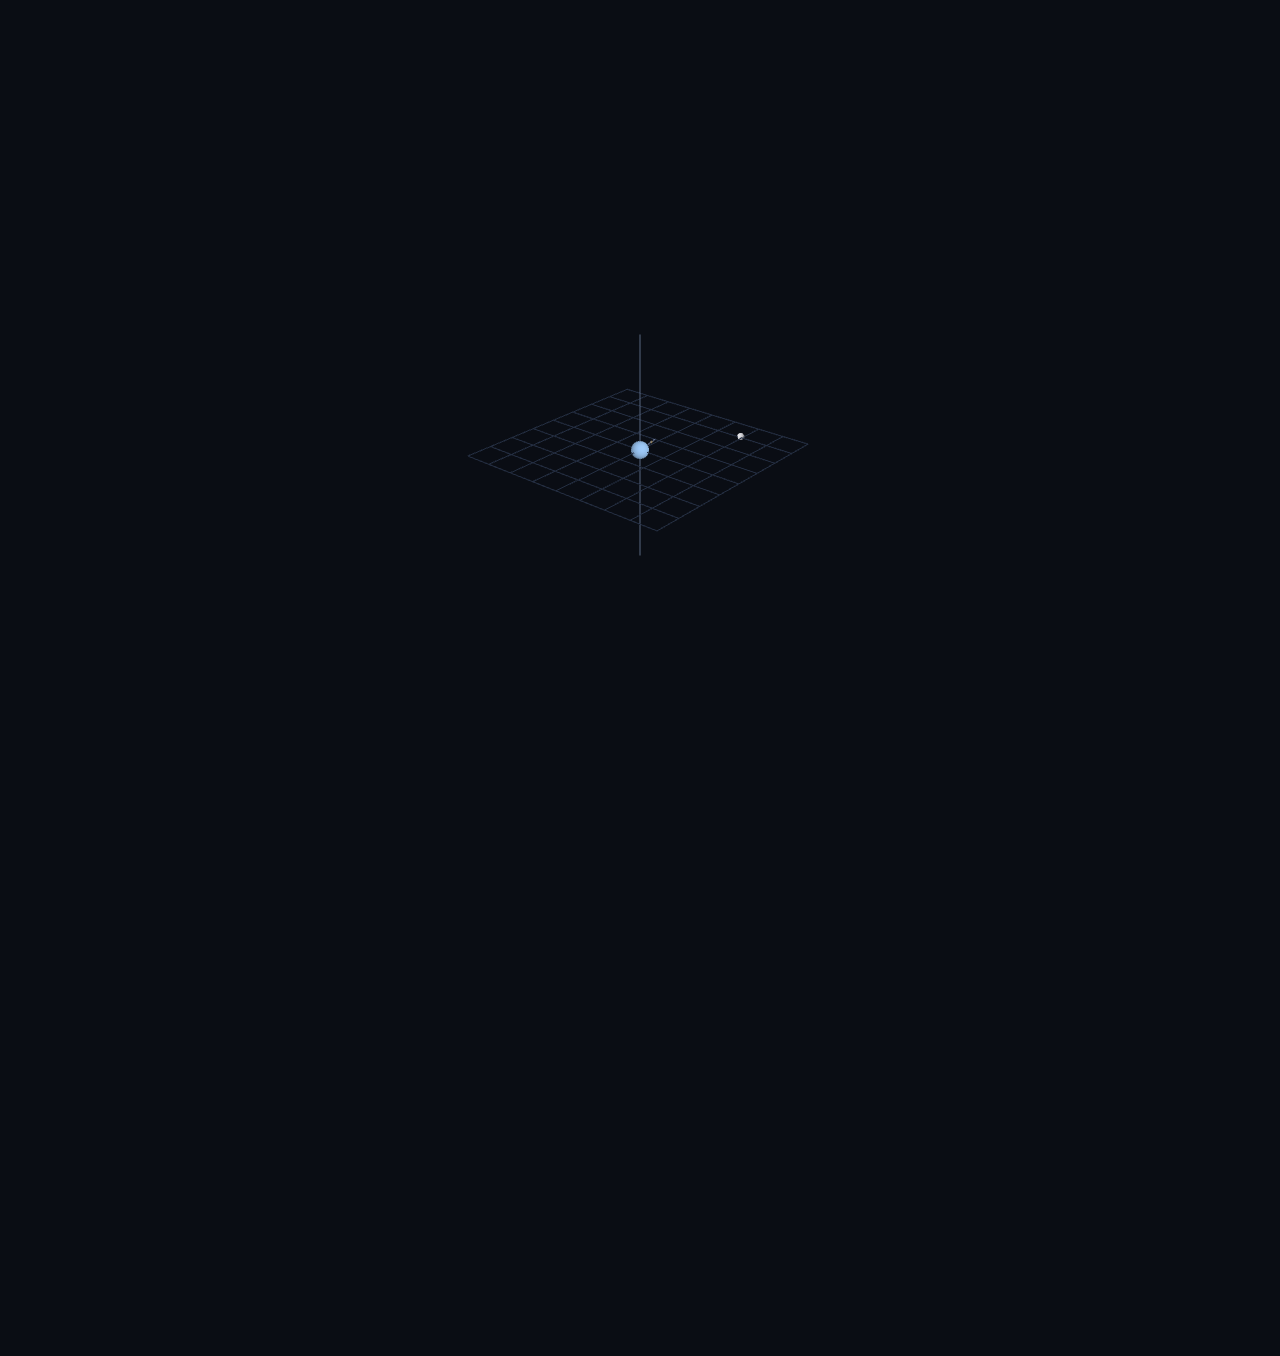
<file: week2/task3.html>
<!DOCTYPE html>
<html lang="ko">
<head>
<meta charset="utf-8">
<meta name="viewport" content="width=device-width, initial-scale=1">
<title>나만의 태양계 — 2주차 변환</title>
<style>
  html, body { margin: 0; height: 100%; overflow: hidden; background: #0a0d14; }
  canvas { display: block; width: 100vw; height: 100vh; touch-action: none; }
  #msg { position: fixed; inset: 0; display: grid; place-items: center;
         color: #e7ecf3; font: 15px/1.6 system-ui, sans-serif; padding: 2rem; text-align: center; }
  /* id 선택자가 브라우저 기본 [hidden] 규칙을 이기므로 여기서 다시 감춰 준다.
     이걸 빠뜨리면 보이지 않는 오버레이가 캔버스를 덮어 마우스가 먹지 않는다. */
  #msg[hidden] { display: none; }
</style>
</head>
<body>
<canvas id="cv"></canvas>
<div id="msg" hidden></div>

<script>
/* ============================================================================
   나만의 태양계 — 2주차 「변환 실습」에서 내보낸 코드
   ----------------------------------------------------------------------------
   이 파일은 실습 도구에서 직접 넣은 변환 값을 그대로 코드로 옮긴 것입니다.
   조작 UI 는 없고, 시간 t 가 자동으로 흘러가며 장면이 움직입니다.

   [읽는 순서]
     1. 내가 설계한 변환   ← 실습에서 입력한 값이 여기에 있습니다. 먼저 여기를 보세요
     2. 4x4 행렬 계산      ← 1번이 쓰는 도구
     3. 메시 만들기        ← 구와 인공위성 모양
     4. 셰이더            ← GPU 에게 주는 프로그램 (3주차에 배웁니다)
     5. 그리기 루프        ← 매 프레임 t 를 늘리고 다시 그린다

   [내 저장소에 올리기]
     이 파일을 저장소의 week2 폴더에 넣고 commit + push 하세요.
     GitHub Pages 를 켜 두었다면 아래 주소로 바로 열립니다.
       https://<username>.github.io/<저장소이름>/week2/task.html

   [조작]
     마우스 드래그 - 시점 회전 / 휠 - 확대 축소
   ============================================================================ */
'use strict';

/* ══════════════════════════════════════════════════════════════════════════
   1. 내가 설계한 변환
   ──────────────────────────────────────────────────────────────────────────
   각 함수는 시간 t 를 받아 그 물체의 4x4 모델 행렬을 돌려줍니다.
   실습 도구에서 위에서 아래로 놓았던 행렬을 순서대로 오른쪽에 곱합니다.
   즉 M = M1 · M2 · M3 이고, 정점에는 오른쪽 것부터 적용됩니다.
   ══════════════════════════════════════════════════════════════════════════ */

/* 도(degree)를 라디안으로 바꿉니다. 실습 도구의 deg() 와 같습니다. */
const deg = d => d * Math.PI / 180;

/* 지구 — 실습 도구에서 놓은 순서 그대로입니다 */
function earthMatrix(t) {
  let M = M4.identity(M4.create());
  M = M4.scale(M, M, [0.015, 0.015, 0.015]);   // 크기(균등) 0.015배
  M = M4.scale(M, M, [5, 5, 5]);   // 크기(균등) 5배
  return M;
}

/* 달 — 실습 도구에서 놓은 순서 그대로입니다 */
function moonMatrix(t) {
  let M = M4.identity(M4.create());
  M = M4.scale(M, M, [0.015, 0.015, 0.015]);   // 크기(균등) 0.015배
  M = M4.rotateZ(M, M, deg(t * 100));   // 회전 Rz(t*100도)
  M = M4.translate(M, M, [60.34, 0, 0]);   // 이동 T(60.34, 0, 0)
  M = M4.scale(M, M, [2, 2, 2]);   // 크기(균등) 2배
  M = M4.rotateZ(M, M, deg(180));   // 회전 Rz(180도)
  return M;
}

/* 인공위성 — 실습 도구에서 놓은 순서 그대로입니다 */
function satelliteMatrix(t) {
  let M = M4.identity(M4.create());
  M = M4.scale(M, M, [0.015, 0.015, 0.015]);   // 크기(균등) 0.015배
  M = M4.rotateX(M, M, deg(51.63));   // 회전 Rx(51.63도)
  M = M4.rotateZ(M, M, deg(t * 100));   // 회전 Rz(t*100도)
  M = M4.translate(M, M, [8, 0, 0]);   // 이동 T(8, 0, 0)
  M = M4.scale(M, M, [1, 1, 1]);   // 크기(균등) 1배
  M = M4.rotateZ(M, M, deg(180));   // 회전 Rz(180도)
  return M;
}


/* 축의 표시 범위 — 실습 도구의 「축 범위」 값입니다. */
const RANGE = { x: 1, y: 1, z: 1 };

/* 물체 목록 — 색과 모양, 그리고 위에서 정의한 변환 함수를 묶습니다. */
const OBJECTS = [
  { name: '지구', color: [0.35, 0.60, 0.95], shape: 'sphere', matrix: earthMatrix },
  { name: '달', color: [0.78, 0.78, 0.82], shape: 'sphere', matrix: moonMatrix },
  { name: '인공위성', color: [0.95, 0.72, 0.35], shape: 'satellite', matrix: satelliteMatrix },
];

/* 시간이 흐르는 속도와 되돌아가는 지점 (실습 도구와 같은 규칙) */
const T_SPEED = 0.95;
const T_MAX = 20;

/* ══════════════════════════════════════════════════════════════════════════
   2. 4x4 행렬 계산
   ──────────────────────────────────────────────────────────────────────────
   WebGL 은 행렬을 "열 우선(column-major)" 으로 받습니다.
   즉 배열의 앞 4개가 1열, 다음 4개가 2열입니다. m[12], m[13], m[14] 가 이동 성분입니다.
   ══════════════════════════════════════════════════════════════════════════ */
const M4 = {
  create: () => new Float32Array([1,0,0,0, 0,1,0,0, 0,0,1,0, 0,0,0,1]),
  identity: o => { o.set([1,0,0,0, 0,1,0,0, 0,0,1,0, 0,0,0,1]); return o; },

  /* o = a · b */
  multiply: (o, a, b) => {
    const r = new Float32Array(16);
    for (let c = 0; c < 4; c++)
      for (let row = 0; row < 4; row++) {
        let s = 0;
        for (let k = 0; k < 4; k++) s += a[k*4 + row] * b[c*4 + k];
        r[c*4 + row] = s;
      }
    o.set(r); return o;
  },

  translate: (o, a, v) => {
    const t = M4.identity(M4.create());
    t[12] = v[0]; t[13] = v[1]; t[14] = v[2];
    return M4.multiply(o, a, t);
  },
  scale: (o, a, v) => {
    const t = M4.identity(M4.create());
    t[0] = v[0]; t[5] = v[1]; t[10] = v[2];
    return M4.multiply(o, a, t);
  },
  rotateX: (o, a, r) => {
    const t = M4.identity(M4.create()), c = Math.cos(r), s = Math.sin(r);
    t[5] = c; t[6] = s; t[9] = -s; t[10] = c;
    return M4.multiply(o, a, t);
  },
  rotateY: (o, a, r) => {
    const t = M4.identity(M4.create()), c = Math.cos(r), s = Math.sin(r);
    t[0] = c; t[2] = -s; t[8] = s; t[10] = c;
    return M4.multiply(o, a, t);
  },
  rotateZ: (o, a, r) => {
    const t = M4.identity(M4.create()), c = Math.cos(r), s = Math.sin(r);
    t[0] = c; t[1] = s; t[4] = -s; t[5] = c;
    return M4.multiply(o, a, t);
  },

  /* 카메라 행렬 — eye 에서 center 를 바라본다 (4주차에 배웁니다) */
  lookAt: (o, eye, center, up) => {
    let zx = eye[0]-center[0], zy = eye[1]-center[1], zz = eye[2]-center[2];
    const zl = Math.hypot(zx, zy, zz) || 1; zx/=zl; zy/=zl; zz/=zl;
    let xx = up[1]*zz - up[2]*zy, xy = up[2]*zx - up[0]*zz, xz = up[0]*zy - up[1]*zx;
    const xl = Math.hypot(xx, xy, xz) || 1; xx/=xl; xy/=xl; xz/=xl;
    const yx = zy*xz - zz*xy, yy = zz*xx - zx*xz, yz = zx*xy - zy*xx;
    o.set([xx,yx,zx,0, xy,yy,zy,0, xz,yz,zz,0,
           -(xx*eye[0]+xy*eye[1]+xz*eye[2]),
           -(yx*eye[0]+yy*eye[1]+yz*eye[2]),
           -(zx*eye[0]+zy*eye[1]+zz*eye[2]), 1]);
    return o;
  },

  /* 원근 투영 행렬 (4주차에 배웁니다) */
  perspective: (o, fovy, aspect, near, far) => {
    const f = 1 / Math.tan(fovy/2), nf = 1 / (near - far);
    o.set([f/aspect,0,0,0, 0,f,0,0, 0,0,(far+near)*nf,-1, 0,0,2*far*near*nf,0]);
    return o;
  },

  /* 법선 행렬 = transpose(inverse(M)) 의 좌상단 3x3 (5주차 조명에서 씁니다) */
  normalFrom: m => {
    const a00=m[0],a01=m[1],a02=m[2], a10=m[4],a11=m[5],a12=m[6], a20=m[8],a21=m[9],a22=m[10];
    const b01 = a22*a11 - a12*a21, b11 = -a22*a10 + a12*a20, b21 = a21*a10 - a11*a20;
    let det = a00*b01 + a01*b11 + a02*b21;
    if (!det) return new Float32Array([1,0,0, 0,1,0, 0,0,1]);
    det = 1 / det;
    return new Float32Array([
      b01*det, (-a22*a01 + a02*a21)*det, ( a12*a01 - a02*a11)*det,
      b11*det, ( a22*a00 - a02*a20)*det, (-a12*a00 + a02*a10)*det,
      b21*det, (-a21*a00 + a01*a20)*det, ( a11*a00 - a01*a10)*det,
    ]);
  },
};

/* ══════════════════════════════════════════════════════════════════════════
   3. 메시 만들기 — 회전체
   ──────────────────────────────────────────────────────────────────────────
   (반지름, 높이) 점들을 y 축 둘레로 돌려서 삼각형을 만듭니다. 4주차에 자세히 배웁니다.
   ══════════════════════════════════════════════════════════════════════════ */
function revolution(profile, seg) {
  const pos = [], nrm = [], idx = [], rows = profile.length;
  for (let i = 0; i < rows; i++) {
    const r = profile[i][0], y = profile[i][1];
    const pp = profile[Math.max(i-1, 0)], pn = profile[Math.min(i+1, rows-1)];
    // 접선 (dr, dy) 를 +90도 돌린 (-dy, dr) 이 바깥을 향하는 법선이다
    const dr = pn[0]-pp[0], dy = pn[1]-pp[1];
    const nl = Math.hypot(dr, dy) || 1;
    const nr = -dy/nl, ny = dr/nl;
    for (let j = 0; j <= seg; j++) {
      const a = (j/seg) * Math.PI * 2, c = Math.cos(a), s = Math.sin(a);
      pos.push(r*c, y, r*s);
      nrm.push(nr*c, ny, nr*s);
    }
  }
  const stride = seg + 1;
  for (let i = 0; i < rows-1; i++)
    for (let j = 0; j < seg; j++) {
      const a = i*stride + j, b = a + stride;
      idx.push(a, b, a+1, a+1, b, b+1);
    }
  return { pos: new Float32Array(pos), nrm: new Float32Array(nrm), idx: new Uint16Array(idx) };
}

/* 구의 옆모습 — 반원 */
const sphereProfile = (R, steps) => {
  const p = [];
  for (let i = 0; i <= steps; i++) {
    const phi = Math.PI * (i/steps);
    p.push([R*Math.sin(phi), R*Math.cos(phi)]);
  }
  return p;
};
/* 원기둥의 옆모습 */
const cylinderProfile = (R, H) => [[0, H/2], [R, H/2], [R, -H/2], [0, -H/2]];

/* ══════════════════════════════════════════════════════════════════════════
   4. WebGL 준비와 셰이더
   ══════════════════════════════════════════════════════════════════════════ */
const cv = document.getElementById('cv');
const gl = cv.getContext('webgl2');
if (!gl) {
  const m = document.getElementById('msg');
  m.hidden = false;
  m.textContent = '이 브라우저에서는 WebGL2 를 쓸 수 없습니다. 최신 Chrome 또는 Edge 로 열어 주세요.';
  throw new Error('no webgl2');
}

/* 정점 셰이더 — 정점 하나하나에 대해 실행됩니다 */
const VS = `#version 300 es
layout(location=0) in vec3 aPos;
layout(location=1) in vec3 aNormal;
uniform mat4 uM, uVP;
uniform mat3 uN;
out vec3 vN;
void main(){
  vN = uN * aNormal;
  gl_Position = uVP * uM * vec4(aPos, 1.0);   // 여기가 M · v 입니다
}`;

/* 프래그먼트 셰이더 — 픽셀 하나하나에 대해 실행됩니다 */
const FS = `#version 300 es
precision highp float;
in vec3 vN;
uniform vec3 uColor;
out vec4 o;
void main(){
  float d = max(dot(normalize(vN), normalize(vec3(0.5, 0.8, 0.6))), 0.0);
  o = vec4(pow(uColor * (0.28 + 0.72*d), vec3(1.0/2.2)), 1.0);
}`;

/* 선(축과 격자)용 셰이더 */
const VSL = `#version 300 es
layout(location=0) in vec3 aPos;
uniform mat4 uVP, uM;
void main(){ gl_Position = uVP * uM * vec4(aPos, 1.0); }`;
const FSL = `#version 300 es
precision highp float;
uniform vec3 uColor;
out vec4 o;
void main(){ o = vec4(uColor, 1.0); }`;

function compile(type, src) {
  const s = gl.createShader(type);
  gl.shaderSource(s, src.trim());
  gl.compileShader(s);
  if (!gl.getShaderParameter(s, gl.COMPILE_STATUS)) throw new Error(gl.getShaderInfoLog(s));
  return s;
}
function program(vs, fs) {
  const p = gl.createProgram();
  gl.attachShader(p, compile(gl.VERTEX_SHADER, vs));
  gl.attachShader(p, compile(gl.FRAGMENT_SHADER, fs));
  gl.linkProgram(p);
  if (!gl.getProgramParameter(p, gl.LINK_STATUS)) throw new Error(gl.getProgramInfoLog(p));
  return p;
}
function uniforms(p, names) {
  const u = {};
  for (const n of names) u[n] = gl.getUniformLocation(p, n);
  return u;
}
function upload(m) {
  const vao = gl.createVertexArray();
  gl.bindVertexArray(vao);
  [['pos', 3, 0], ['nrm', 3, 1]].forEach(([key, size, loc]) => {
    if (!m[key]) return;
    const b = gl.createBuffer();
    gl.bindBuffer(gl.ARRAY_BUFFER, b);
    gl.bufferData(gl.ARRAY_BUFFER, m[key], gl.STATIC_DRAW);
    gl.enableVertexAttribArray(loc);
    gl.vertexAttribPointer(loc, size, gl.FLOAT, false, 0, 0);
  });
  const ib = gl.createBuffer();
  gl.bindBuffer(gl.ELEMENT_ARRAY_BUFFER, ib);
  gl.bufferData(gl.ELEMENT_ARRAY_BUFFER, m.idx, gl.STATIC_DRAW);
  gl.bindVertexArray(null);
  return { vao, count: m.idx.length };
}

const prog = program(VS, FS);
const U = uniforms(prog, ['uM', 'uVP', 'uN', 'uColor']);
const progL = program(VSL, FSL);
const UL = uniforms(progL, ['uM', 'uVP', 'uColor']);

const MESH = {
  sphere: upload(revolution(sphereProfile(1, 18), 28)),
  satBody: upload(revolution(cylinderProfile(0.6, 1.2), 12)),
  satPanel: upload({
    pos: new Float32Array([ 0.6,-1.6,-0.06, 2.6,-1.6,-0.06, 2.6,1.6,-0.06, 0.6,1.6,-0.06,
                            0.6,-1.6, 0.06, 2.6,-1.6, 0.06, 2.6,1.6, 0.06, 0.6,1.6, 0.06,
                           -0.6,-1.6,-0.06,-2.6,-1.6,-0.06,-2.6,1.6,-0.06,-0.6,1.6,-0.06,
                           -0.6,-1.6, 0.06,-2.6,-1.6, 0.06,-2.6,1.6, 0.06,-0.6,1.6, 0.06 ]),
    nrm: new Float32Array([ 0,0,-1, 0,0,-1, 0,0,-1, 0,0,-1,  0,0,1, 0,0,1, 0,0,1, 0,0,1,
                            0,0,-1, 0,0,-1, 0,0,-1, 0,0,-1,  0,0,1, 0,0,1, 0,0,1, 0,0,1 ]),
    idx: new Uint16Array([0,1,2,0,2,3, 4,6,5,4,7,6, 8,9,10,8,10,11, 12,14,13,12,15,14]),
  }),
};

/* 축과 격자용 선 버퍼 */
function lineBuf(cap) {
  const vao = gl.createVertexArray();
  gl.bindVertexArray(vao);
  const buf = gl.createBuffer();
  gl.bindBuffer(gl.ARRAY_BUFFER, buf);
  gl.bufferData(gl.ARRAY_BUFFER, cap*12, gl.DYNAMIC_DRAW);
  gl.enableVertexAttribArray(0);
  gl.vertexAttribPointer(0, 3, gl.FLOAT, false, 0, 0);
  gl.bindVertexArray(null);
  return { vao, buf, data: new Float32Array(cap*3), n: 0 };
}
function putLines(L, n) {
  gl.bindBuffer(gl.ARRAY_BUFFER, L.buf);
  gl.bufferSubData(gl.ARRAY_BUFFER, 0, L.data.subarray(0, n*3));
  L.n = n;
}
const IDENT = M4.identity(M4.create());
function drawLines(L, color, vp, m) {
  if (!L.n) return;
  gl.useProgram(progL);
  gl.uniformMatrix4fv(UL.uVP, false, vp);
  gl.uniformMatrix4fv(UL.uM, false, m || IDENT);
  gl.uniform3fv(UL.uColor, color);
  gl.bindVertexArray(L.vao);
  gl.drawArrays(gl.LINES, 0, L.n);
  gl.bindVertexArray(null);
}
const gridBuf = lineBuf(400), axesBuf = lineBuf(24);

/* ══════════════════════════════════════════════════════════════════════════
   5. 카메라 — 마우스로 돌려 보기
   ══════════════════════════════════════════════════════════════════════════ */
const cam = { yaw: 0.7, pitch: 0.42, dist: 9 };
let dragging = false, px = 0, py = 0;

cv.addEventListener('pointerdown', e => {
  dragging = true; px = e.clientX; py = e.clientY;
  cv.setPointerCapture(e.pointerId);            // 캔버스 밖으로 나가도 계속 따라온다
});
cv.addEventListener('pointermove', e => {
  if (!dragging) return;
  const k = Math.PI * 2 / cv.clientHeight;      // 화면 높이만큼 끌면 한 바퀴
  cam.yaw -= (e.clientX - px) * k;
  cam.pitch += (e.clientY - py) * k;
  cam.pitch = Math.max(-1.5, Math.min(1.5, cam.pitch));
  px = e.clientX; py = e.clientY;
});
const endDrag = e => { dragging = false; if (cv.hasPointerCapture(e.pointerId)) cv.releasePointerCapture(e.pointerId); };
cv.addEventListener('pointerup', endDrag);
cv.addEventListener('pointercancel', endDrag);
cv.addEventListener('wheel', e => {
  e.preventDefault();
  cam.dist = Math.max(0.5, Math.min(200, cam.dist * Math.exp(e.deltaY * 0.001)));
}, { passive: false });

/* z 축이 위인 좌표계입니다 (실습 도구와 같습니다) */
function cameraEye() {
  const cp = Math.cos(cam.pitch);
  return [cam.dist * cp * Math.cos(cam.yaw),
          cam.dist * cp * Math.sin(cam.yaw),
          cam.dist * Math.sin(cam.pitch)];
}

/* ══════════════════════════════════════════════════════════════════════════
   6. 그리기 루프 — 매 프레임 t 를 늘리고 다시 그린다
   ══════════════════════════════════════════════════════════════════════════ */
const vp = M4.create(), view = M4.create(), proj = M4.create();
let t = 0, last = performance.now();

function frame(now) {
  const dt = Math.min(0.05, (now - last) / 1000);
  last = now;

  // 시간 자동 증가 — T_MAX 에 닿으면 처음으로 되돌아간다
  t += dt * T_SPEED;
  if (t >= T_MAX) t = 0;

  // 캔버스 크기를 화면에 맞춘다
  const dpr = window.devicePixelRatio || 1;
  const w = Math.floor(cv.clientWidth * dpr), h = Math.floor(cv.clientHeight * dpr);
  if (cv.width !== w || cv.height !== h) { cv.width = w; cv.height = h; }
  gl.viewport(0, 0, cv.width, cv.height);

  gl.enable(gl.DEPTH_TEST);
  gl.clearColor(0.04, 0.05, 0.08, 1);
  gl.clear(gl.COLOR_BUFFER_BIT | gl.DEPTH_BUFFER_BIT);

  const rx = RANGE.x, ry = RANGE.y, rz = RANGE.z;
  const R = Math.max(rx, ry, rz);

  // 뷰 · 투영 행렬
  M4.lookAt(view, cameraEye(), [0,0,0], [0,0,1]);
  M4.perspective(proj, Math.PI/4, cv.width/cv.height, R*0.002, R*60);
  M4.multiply(vp, proj, view);

  // 격자와 축
  let k = 0;
  for (let i = 0; i <= 8; i++) {
    const u = -1 + 2*i/8;
    gridBuf.data.set([u*rx,-ry,0, u*rx,ry,0, -rx,u*ry,0, rx,u*ry,0], k);
    k += 12;
  }
  putLines(gridBuf, k/3);
  drawLines(gridBuf, [0.14,0.18,0.26], vp);
  axesBuf.data.set([-rx,0,0, rx,0,0,  0,-ry,0, 0,ry,0,  0,0,-rz, 0,0,rz]);
  putLines(axesBuf, 6);
  drawLines(axesBuf, [0.34,0.40,0.50], vp);

  // 물체 — 여기서 1번에서 만든 변환 함수를 부릅니다
  gl.useProgram(prog);
  gl.uniformMatrix4fv(U.uVP, false, vp);
  for (const o of OBJECTS) {
    const M = o.matrix(t);                       // ← 내가 설계한 변환
    gl.uniformMatrix4fv(U.uM, false, M);
    gl.uniformMatrix3fv(U.uN, false, M4.normalFrom(M));
    gl.uniform3fv(U.uColor, o.color);
    if (o.shape === 'satellite') {
      gl.bindVertexArray(MESH.satBody.vao);
      gl.drawElements(gl.TRIANGLES, MESH.satBody.count, gl.UNSIGNED_SHORT, 0);
      gl.uniform3f(U.uColor, 0.28, 0.36, 0.62);
      gl.bindVertexArray(MESH.satPanel.vao);
      gl.drawElements(gl.TRIANGLES, MESH.satPanel.count, gl.UNSIGNED_SHORT, 0);
    } else {
      gl.bindVertexArray(MESH.sphere.vao);
      gl.drawElements(gl.TRIANGLES, MESH.sphere.count, gl.UNSIGNED_SHORT, 0);
    }
  }
  gl.bindVertexArray(null);

  requestAnimationFrame(frame);
}
requestAnimationFrame(frame);
</script>
</body>
</html>

## Task 3 — 보는 사람을 위한 표현

### 1. 실제 비율이 정보 전달에 적합한가?

Task 2에서는 지구, 달, ISS의 실제 크기와 거리 비율을 최대한 유지한 상태에서 전체 장면을 ±1 범위 안에 배치하였다.

하지만 실제 비율을 그대로 유지하면 지구와 ISS가 매우 작게 표현된다. 특히 ISS는 지구에 비해 크기가 매우 작고 지구 표면과의 거리도 상대적으로 가깝기 때문에 화면에서 거의 식별하기 어렵다.

Task 2의 표현은 실제 물리적인 크기와 거리의 비율을 보여 준다는 장점은 있지만, 지구·달·ISS 각각의 위치와 움직임, 특히 ISS의 궤도 경사각을 관찰하기에는 적합하지 않다고 판단하였다.

따라서 Task 3에서는 실제 비율을 그대로 유지하는 것보다 보는 사람이 세 물체와 각각의 궤도를 쉽게 구분할 수 있도록 크기와 일부 거리를 의도적으로 과장하는 방법을 사용하였다.


### 2. 더 나은 표현 방법

Task 3에서는 축 범위 ±1과 Task 2에서 사용한 전체 장면의 공통 배율 Su(0.015)는 그대로 유지하였다.

대신 지구, 달, ISS의 크기를 각각 보기 좋은 크기로 과장하고, ISS의 지구 중심으로부터의 거리도 증가시켰다.

최종적으로 다음과 같이 설정하였다.

- 지구 크기: Su(5)
- 달 크기: Su(2)
- ISS 크기: Su(1)
- ISS 이동 거리: T(8, 0, 0)
- ISS 궤도 경사각: Rx(51.63)
- 공통 배율: Su(0.015)
- 축 범위: x, y, z 모두 ±1

지구는 화면 중앙에서 명확하게 보이도록 크기를 5배로 설정하였다.

달은 실제 크기 비율인 0.273 대신 2로 설정하여 ±1 범위의 화면에서도 쉽게 식별할 수 있도록 하였다.

ISS 역시 실제 크기 비율인 0.0000171 대신 1로 설정하여 위성의 형태를 직접 확인할 수 있도록 하였다.

또한 ISS의 실제 거리 비율인 1.066을 그대로 사용할 경우 지구의 크기를 과장했을 때 ISS가 지구와 겹쳐 보이게 된다. 따라서 ISS의 이동 거리를 T(8, 0, 0)으로 증가시켜 지구와 ISS가 화면에서 서로 구분되도록 하였다.

ISS의 Rx(51.63)은 그대로 유지하였다. 따라서 크기와 거리는 시각화를 위해 과장했지만 ISS의 궤도면이 기울어지는 방향은 실제 궤도 경사각 약 51.63°를 반영하도록 하였다.

달과 ISS의 Rz(t*100) 역시 그대로 유지하여 두 물체가 시간 t에 따라 지구 주위를 공전하는 모습을 확인할 수 있도록 하였다.


### 3. 제안한 표현 방법의 장점과 잃는 것

#### 장점

크기와 ISS의 거리를 과장함으로써 지구, 달, ISS를 한 화면에서 모두 쉽게 식별할 수 있다.

특히 ISS가 더 이상 지구에 묻히지 않기 때문에 ISS가 지구 주위를 공전하는 모습을 직접 확인할 수 있다.

또한 ISS에 적용한 Rx(51.63)을 유지했기 때문에 달의 궤도와 ISS의 기울어진 궤도를 비교하여 ISS의 궤도 경사각을 시각적으로 확인하기 쉬워졌다.

즉 실제 비율을 그대로 보여 주는 Task 2보다 각 물체의 위치와 궤도 관계를 전달하는 데 더 적합하다.

#### 잃는 것

지구, 달, ISS의 크기를 각각 다른 값으로 과장했기 때문에 세 물체 사이의 실제 크기 비율은 더 이상 유지되지 않는다.

또한 ISS의 이동 거리를 1.066에서 8로 증가시켰기 때문에 실제 지구와 ISS 사이의 거리 비율도 유지되지 않는다.

따라서 이 장면만 보고 실제 천체와 ISS의 크기 또는 실제 거리를 비교해서는 안 된다.

즉 Task 3의 표현은 물리적으로 정확한 축척을 보여 주기 위한 것이 아니라, 지구·달·ISS와 각 궤도의 관계를 보는 사람이 쉽게 이해할 수 있도록 만든 시각적 표현이다.


### 4. Task 3 변환 설정

축 범위:

- x: ±1
- y: ±1
- z: ±1

공통 배율:

- s = 0.015

지구:

- Su(0.015)
- Su(5)

달:

- Su(0.015)
- Rz(t*100)
- T(60.34, 0, 0)
- Su(2)
- Rz(180)

ISS:

- Su(0.015)
- Rx(51.63)
- Rz(t*100)
- T(8, 0, 0)
- Su(1)
- Rz(180)


### 5. 설정 JSON

```json
{
  "range": {
    "x": "1",
    "y": "1",
    "z": "1"
  },
  "objects": [
    {
      "id": "earth",
      "name": "지구",
      "color": [
        0.35,
        0.6,
        0.95
      ],
      "steps": [
        {
          "type": "Su",
          "args": [
            "0.015"
          ]
        },
        {
          "type": "Su",
          "args": [
            "5"
          ]
        }
      ]
    },
    {
      "id": "moon",
      "name": "달",
      "color": [
        0.78,
        0.78,
        0.82
      ],
      "steps": [
        {
          "type": "Su",
          "args": [
            "0.015"
          ]
        },
        {
          "type": "Rz",
          "args": [
            "t*100"
          ]
        },
        {
          "type": "T",
          "args": [
            "60.34",
            "0",
            "0"
          ]
        },
        {
          "type": "Su",
          "args": [
            "2"
          ]
        },
        {
          "type": "Rz",
          "args": [
            "180"
          ]
        }
      ]
    },
    {
      "id": "sat",
      "name": "인공위성",
      "color": [
        0.95,
        0.72,
        0.35
      ],
      "steps": [
        {
          "type": "Su",
          "args": [
            "0.015"
          ]
        },
        {
          "type": "Rx",
          "args": [
            "51.63"
          ]
        },
        {
          "type": "Rz",
          "args": [
            "t*100"
          ]
        },
        {
          "type": "T",
          "args": [
            "8",
            "0",
            "0"
          ]
        },
        {
          "type": "Su",
          "args": [
            "1"
          ]
        },
        {
          "type": "Rz",
          "args": [
            "180"
          ]
        }
      ]
    }
  ]
}
</file>
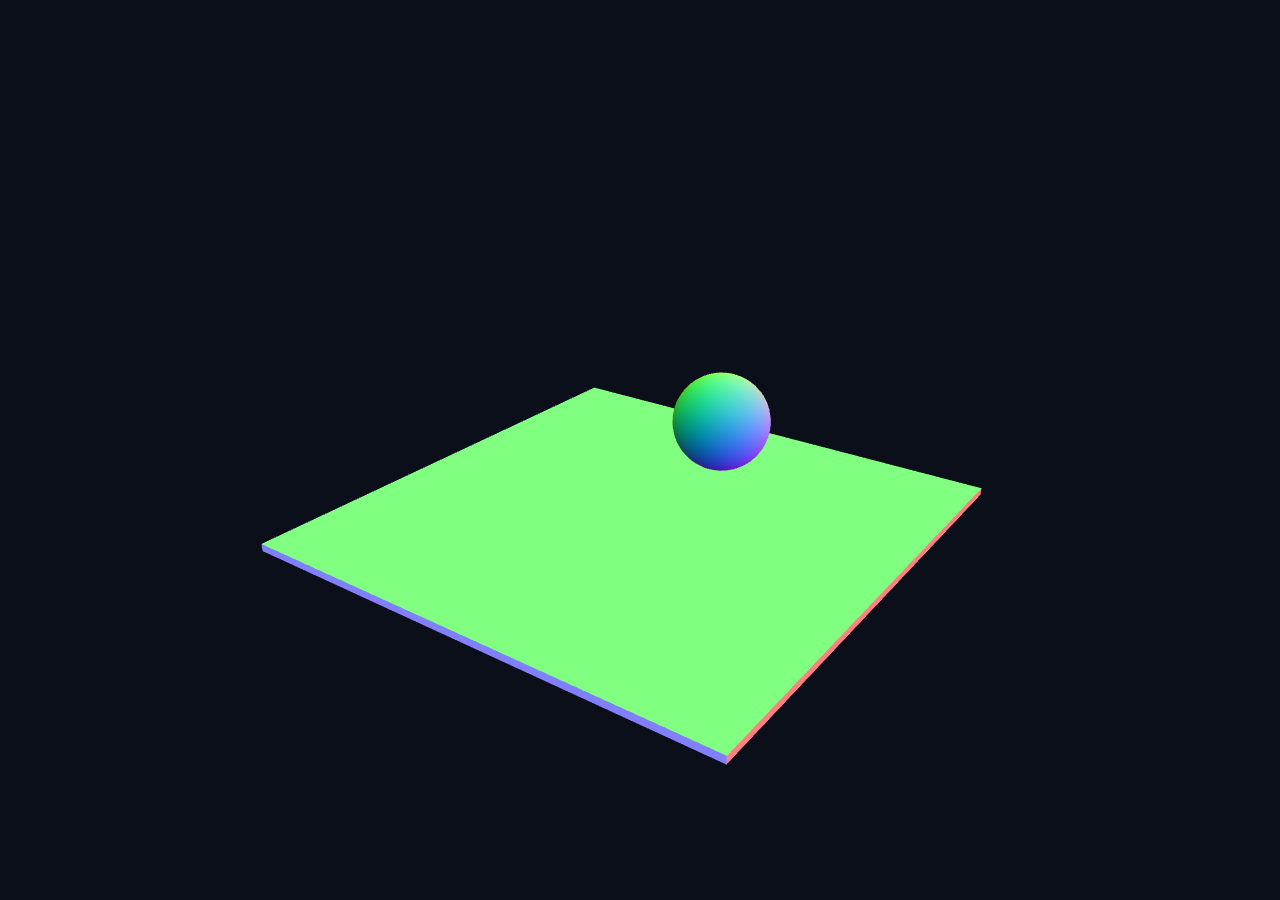
<file: week3/task1.html>
<!DOCTYPE html>
<html lang="ko">
<head>
<meta charset="utf-8">
<meta name="viewport" content="width=device-width, initial-scale=1">
<title>3주차 실습 1 — 출발점</title>
<style>
  html, body { margin: 0; height: 100%; overflow: hidden; background: #0b0f16; }
  canvas { display: block; width: 100vw; height: 100vh; }
</style>
</head>
<body>
<canvas id="glcanvas"></canvas>

<script>
/* ============================================================================
   3주차 실습 1 — 출발점 파일

   삼각형 하나를 그리는 가장 작은 WebGL2 프로그램입니다.
   이 파일 하나에 세 개의 프로그램이 모두 들어 있습니다.

     ① 메인 애플리케이션 — 이 <script> 안의 JavaScript (CPU 에서 실행)
     ② 버텍스 셰이더    — 아래 VS_SOURCE 문자열     (GPU 에서 실행)
     ③ 프래그먼트 셰이더 — 아래 FS_SOURCE 문자열     (GPU 에서 실행)

   강의 자료의 「실습 1」 을 보며 단계별로 고쳐 나가면 됩니다.
   ============================================================================ */
'use strict';

/* ══════════════════════════════════════════════════════════════════════════
   1. 메시 데이터 — 이 숫자들이 전부입니다
   ──────────────────────────────────────────────────────────────────────────
   각 버퍼의 "같은 번째" 값이 같은 정점의 정보입니다.
   예를 들어 정점 0 은 위치 (-0.75,-0.55,0), 법선 (0,0,1), 색 (0.92,0.35,0.32).
   ══════════════════════════════════════════════════════════════════════════ */
   function makeBox(sx, sy, sz, r, g, b) {
  const x = sx / 2;
  const y = sy / 2;
  const z = sz / 2;

  // 결과를 담을 빈 배열 네 개
  const positions = [];
  const normals = [];
  const colors = [];
  const indices = [];

  // 면 하나를 추가하는 함수.
  // 꼭짓점 4개를 반시계 방향으로 주고, 그 면이 향하는 방향(법선)을 함께 줍니다.
  function addFace(p0, p1, p2, p3, nx, ny, nz) {
    // 지금까지 넣은 정점이 몇 개인지 = 이 면의 첫 정점 번호
    const first = positions.length / 3;

    // ① 꼭짓점 4개의 위치
    positions.push(p0[0], p0[1], p0[2]);
    positions.push(p1[0], p1[1], p1[2]);
    positions.push(p2[0], p2[1], p2[2]);
    positions.push(p3[0], p3[1], p3[2]);

    // ② 법선 — 네 꼭짓점 모두 같은 값입니다 (그래서 꼭짓점을 공유하지 않고 복제합니다)
    normals.push(nx, ny, nz);
    normals.push(nx, ny, nz);
    normals.push(nx, ny, nz);
    normals.push(nx, ny, nz);

    // ③ 색 — 위를 향한 면을 조금 밝게 해서 입체가 보이게 합니다
    const shade = 0.75 + 0.25 * ny;
    colors.push(r * shade, g * shade, b * shade);
    colors.push(r * shade, g * shade, b * shade);
    colors.push(r * shade, g * shade, b * shade);
    colors.push(r * shade, g * shade, b * shade);

    // ④ 사각형 하나는 삼각형 두 개로 만듭니다
    indices.push(first + 0, first + 1, first + 2);
    indices.push(first + 0, first + 2, first + 3);
  }

  //          꼭짓점 4개를 반시계 방향으로                                법선        어느 면
  addFace([-x, -y,  z], [ x, -y,  z], [ x,  y,  z], [-x,  y,  z],   0,  0,  1);  // 앞
  addFace([ x, -y, -z], [-x, -y, -z], [-x,  y, -z], [ x,  y, -z],   0,  0, -1);  // 뒤
  addFace([ x, -y,  z], [ x, -y, -z], [ x,  y, -z], [ x,  y,  z],   1,  0,  0);  // 오른쪽
  addFace([-x, -y, -z], [-x, -y,  z], [-x,  y,  z], [-x,  y, -z],  -1,  0,  0);  // 왼쪽
  addFace([-x,  y,  z], [ x,  y,  z], [ x,  y, -z], [-x,  y, -z],   0,  1,  0);  // 위
  addFace([-x, -y, -z], [ x, -y, -z], [ x, -y,  z], [-x, -y,  z],   0, -1,  0);  // 아래

  return {
    positions: new Float32Array(positions),
    normals:   new Float32Array(normals),
    colors:    new Float32Array(colors),
    indices:   new Uint16Array(indices),
  };
}

function makeSphere(radius, rows, cols, red, green, blue) {
  const positions = [];
  const normals = [];
  const colors = [];
  const indices = [];

  // ① 위도·경도를 따라 격자점을 만듭니다
  for (let i = 0; i <= rows; i++) {
    const phi = Math.PI * i / rows;                 // 0(북극) ~ π(남극)

    for (let j = 0; j <= cols; j++) {
      const theta = 2 * Math.PI * j / cols;         // 경도 한 바퀴

      // 반지름 1인 구 위의 점 = 그 점의 방향
      const nx = Math.sin(phi) * Math.cos(theta);
      const ny = Math.cos(phi);
      const nz = Math.sin(phi) * Math.sin(theta);

      positions.push(nx * radius, ny * radius, nz * radius);
      normals.push(nx, ny, nz);                     // 구의 법선은 곧 방향벡터입니다

      // 경도에 따라 밝기를 조금 달리해 둡니다. 그래야 자전이 눈에 보입니다.
      const shade = 0.70 + 0.30 * Math.abs(Math.cos(theta * 2.0));
      colors.push(red * shade, green * shade, blue * shade);
    }
  }

  // ② 이웃한 격자점 네 개를 삼각형 두 개로 잇습니다
  const stride = cols + 1;                          // 한 줄에 들어 있는 정점 수

  for (let i = 0; i < rows; i++) {
    for (let j = 0; j < cols; j++) {
      const topLeft = i * stride + j;
      const topRight = topLeft + 1;
      const bottomLeft = topLeft + stride;
      const bottomRight = bottomLeft + 1;

      indices.push(topLeft, bottomLeft, topRight);
      indices.push(topRight, bottomLeft, bottomRight);
    }
  }

  return {
    positions: new Float32Array(positions),
    normals:   new Float32Array(normals),
    colors:    new Float32Array(colors),
    indices:   new Uint16Array(indices),
  };
}

/* ══════════════════════════════════════════════════════════════════════════
   2. 버텍스 셰이더 — 정점 하나마다 한 번씩 실행됩니다
   ══════════════════════════════════════════════════════════════════════════ */
const VS_SOURCE = `#version 300 es

layout(location=0) in vec3 aPos;      // 정점 위치 버퍼에서 들어온다
layout(location=1) in vec3 aNormal;   // 법선 버퍼
layout(location=3) in vec3 aColor;    // 정점 색 버퍼

uniform float uTime;                  // 초 단위 시간 — 모든 정점이 같은 값을 받는다
uniform mat4  uModel;                 // 물체를 세계 속 제자리에 놓는 행렬
uniform mat4  uViewProj;  

out vec3 vColor;                      // 프래그먼트 셰이더로 넘길 값
out vec3 vNormal;

void main() {
  vColor  = aColor;
  vNormal = aNormal;
  gl_Position = uViewProj * uModel * vec4(aPos, 1.0);
}
`;

/* ══════════════════════════════════════════════════════════════════════════
   3. 프래그먼트 셰이더 — 픽셀 하나마다 한 번씩 실행됩니다
   ══════════════════════════════════════════════════════════════════════════ */
const FS_SOURCE = `#version 300 es
precision highp float;                // 실수 정밀도 선언 — 여기서는 필수입니다

in vec3 vColor;                       // 버텍스 셰이더가 보낸 값이 "보간되어" 들어온다
in vec3 vNormal;

uniform float uTime;

out vec4 fragColor;                   // 이 픽셀의 최종 색

void main() {
  vec3 N = normalize(vNormal);
  fragColor = vec4(N * 0.5 + 0.5, 1.0);
}

`;

/* ══════════════════════════════════════════════════════════════════════════
   4. WebGL 준비
   ══════════════════════════════════════════════════════════════════════════ */
const canvas = document.getElementById('glcanvas');
const gl = canvas.getContext('webgl2');
if (!gl) {
  document.body.innerHTML =
    '<p style="color:#fff;font:16px sans-serif;padding:2rem">' +
    'WebGL2 를 사용할 수 없습니다. 최신 Chrome 또는 Edge 로 열어 주세요.</p>';
  throw new Error('no webgl2');
}


// 셰이더 문자열을 컴파일한다. 실패하면 오류에 "몇 줄"인지 나온다.
function compileShader(type, source) {
  const s = gl.createShader(type);
  gl.shaderSource(s, source);
  gl.compileShader(s);
  if (!gl.getShaderParameter(s, gl.COMPILE_STATUS)) {
    const kind = (type === gl.VERTEX_SHADER) ? '버텍스' : '프래그먼트';
    throw new Error(kind + ' 셰이더 오류\n' + gl.getShaderInfoLog(s));
  }
  return s;
}

// 두 셰이더를 하나의 "프로그램" 으로 묶는다.
function createProgram(vsSource, fsSource) {
  const p = gl.createProgram();
  gl.attachShader(p, compileShader(gl.VERTEX_SHADER, vsSource));
  gl.attachShader(p, compileShader(gl.FRAGMENT_SHADER, fsSource));
  gl.linkProgram(p);
  if (!gl.getProgramParameter(p, gl.LINK_STATUS)) {
    throw new Error('링크 오류\n' + gl.getProgramInfoLog(p));
  }
  return p;
}

const program = createProgram(VS_SOURCE, FS_SOURCE);

// uniform 의 "위치"를 이름으로 찾아 둔다. 매 프레임 찾으면 느리다.
const uTimeLoc = gl.getUniformLocation(program, 'uTime');
const uModelLoc = gl.getUniformLocation(program, 'uModel');
const uViewProjLoc = gl.getUniformLocation(program, 'uViewProj');

// ── 4×4 행렬 도구 ───────────────────────────────────────────────── (추가)
// WebGL 은 행렬을 "열 우선(column-major)" 으로 받습니다.
// 아래 코드에서 **한 줄이 행렬의 한 「열」** 입니다.
// 2주차에 종이에 쓰던 모양을 옆으로 눕혀 놓은 것이라고 생각하면 됩니다.
//
//   종이에 쓰던 모양              코드에 적는 모양
//   ┌ 1  0  0  tx ┐               1,  0,  0, 0,     ← 1열
//   │ 0  1  0  ty │      →        0,  1,  0, 0,     ← 2열
//   │ 0  0  1  tz │               0,  0,  1, 0,     ← 3열
//   └ 0  0  0  1  ┘              tx, ty, tz, 1,     ← 4열 (이동량이 여기 들어간다)
//
// 각도·이동량 같은 값을 받아야 하므로 함수로 만들고,
// 부를 때마다 새 배열을 돌려주어 서로 영향을 주지 않게 합니다.

const M4 = {};

// 단위행렬 — 곱해도 아무것도 바뀌지 않는 행렬
M4.identity = function () {
  return new Float32Array([
    1, 0, 0, 0,
    0, 1, 0, 0,
    0, 0, 1, 0,
    0, 0, 0, 1,
  ]);
};

// 이동 — 2주차의 T(tx, ty, tz)
M4.translate = function (tx, ty, tz) {
  return new Float32Array([
     1,  0,  0, 0,
     0,  1,  0, 0,
     0,  0,  1, 0,
    tx, ty, tz, 1,
  ]);
};

// 크기 — 2주차의 S(sx, sy, sz). 대각선에 배율을 놓는다
M4.scale = function (sx, sy, sz) {
  return new Float32Array([
    sx,  0,  0, 0,
     0, sy,  0, 0,
     0,  0, sz, 0,
     0,  0,  0, 1,
  ]);
};

// x축 회전 — 2주차의 Rx
M4.rotateX = function (angle) {
  const c = Math.cos(angle);
  const s = Math.sin(angle);
  return new Float32Array([
    1,  0, 0, 0,
    0,  c, s, 0,
    0, -s, c, 0,
    0,  0, 0, 1,
  ]);
};

// y축 회전 — 2주차의 Ry
M4.rotateY = function (angle) {
  const c = Math.cos(angle);
  const s = Math.sin(angle);
  return new Float32Array([
    c, 0, -s, 0,
    0, 1,  0, 0,
    s, 0,  c, 0,
    0, 0,  0, 1,
  ]);
};

// 두 행렬을 곱합니다.  결과 = a · b   (2주차에서 손으로 하던 그 곱셈)
M4.multiply = function (a, b) {
  const out = new Float32Array(16);
  for (let col = 0; col < 4; col++) {
    for (let row = 0; row < 4; row++) {
      let sum = 0;
      for (let k = 0; k < 4; k++) {
        sum = sum + a[k * 4 + row] * b[col * 4 + k];
      }
      out[col * 4 + row] = sum;
    }
  }
  return out;
};



/* ══════════════════════════════════════════════════════════════════════════
   5. 버퍼를 만들어 GPU 메모리로 보낸다
   ──────────────────────────────────────────────────────────────────────────
   VAO(Vertex Array Object) 는 "어떤 버퍼를 몇 번 자리에 어떻게 읽을지"를
   한 묶음으로 기억해 두는 것입니다. 그려야 할 때 이것만 bind 하면 됩니다.
   ══════════════════════════════════════════════════════════════════════════ */
function createMesh(mesh) {
  const vao = gl.createVertexArray();
  gl.bindVertexArray(vao);

  function attribute(data, location, size) {
    if (!data) return;
    const buf = gl.createBuffer();
    gl.bindBuffer(gl.ARRAY_BUFFER, buf);
    gl.bufferData(gl.ARRAY_BUFFER, data, gl.STATIC_DRAW);   // ← CPU 에서 GPU 로 복사
    gl.enableVertexAttribArray(location);
    gl.vertexAttribPointer(location, size, gl.FLOAT, false, 0, 0);
  }
  attribute(mesh.positions, 0, 3);   // location 0 ← aPos
  attribute(mesh.normals,   1, 3);   // location 1 ← aNormal
  attribute(mesh.colors,    3, 3);   // location 3 ← aColor

  const ibo = gl.createBuffer();
  gl.bindBuffer(gl.ELEMENT_ARRAY_BUFFER, ibo);
  gl.bufferData(gl.ELEMENT_ARRAY_BUFFER, mesh.indices, gl.STATIC_DRAW);

  gl.bindVertexArray(null);
  return { vao: vao, count: mesh.indices.length };
}

const ball  = createMesh(makeSphere(0.8, 24, 48, 0.95, 0.62, 0.32));  // 공중에 뜰 공
const floor = createMesh(makeBox(8.0, 0.12, 8.0, 0.42, 0.50, 0.62));  // 아주 납작한 상자 = 바닥


/* ══════════════════════════════════════════════════════════════════════════
   6. 매 프레임 그린다
   ══════════════════════════════════════════════════════════════════════════ */
const startTime = performance.now();

function render() {
  // 캔버스 크기를 화면에 맞춘다 (고해상도 화면 대응)
  const dpr = window.devicePixelRatio || 1;
  const w = Math.floor(canvas.clientWidth * dpr);
  const h = Math.floor(canvas.clientHeight * dpr);
  if (canvas.width !== w || canvas.height !== h) {
    canvas.width = w;
    canvas.height = h;
  }
  gl.viewport(0, 0, canvas.width, canvas.height);

  // 화면을 지운다
  gl.enable(gl.DEPTH_TEST);      // 앞에 있는 것만 남긴다
  gl.clearColor(0.04, 0.06, 0.10, 1.0);
  gl.clear(gl.COLOR_BUFFER_BIT | gl.DEPTH_BUFFER_BIT);

  const time = (performance.now() - startTime) / 1000;
  const aspect = canvas.width / canvas.height;

// ── 카메라 ───────────────────────────────────────────────────── (추가)
let camera = M4.identity();

// ① 보고 싶은 지점을 원점으로 끌어온다
camera = M4.multiply(M4.translate(0, -1.1, 0), camera);

// ② 세계를 좌우로 돌린다 (카메라가 옆으로 도는 것과 같다)
camera = M4.multiply(M4.rotateY(-0.62), camera);

// ③ 세계를 위아래로 기울인다 (위에서 내려다보게 된다)
camera = M4.multiply(M4.rotateX(0.42), camera);

// ④ 뒤로 물러난 만큼 세계를 앞으로 밀어낸다
camera = M4.multiply(M4.translate(0, 0, -8), camera);

// ⑤ 원근 — 마지막 행을 건드리면 먼 것이 작아집니다 (2주차 8절)
//    아래 -1/8 자리가 z 를 w 로 흘려보내는 자리입니다
const perspective = new Float32Array([
  1, 0, 0,      0,
  0, 1, 0,      0,
  0, 0, 1, -1 / 8,
  0, 0, 0,      1,
]);
camera = M4.multiply(perspective, camera);

// ⑥ 보이는 공간을 -1 ~ 1 로 줄인다 (그냥 크기 조절입니다)
camera = M4.multiply(M4.scale(1 / (3.4 * aspect), 1 / 3.4, -1 / 30), camera);

const viewProj = camera;


gl.useProgram(program);                    // ← uniform 을 넣기 전에 반드시 먼저!
  gl.uniform1f(uTimeLoc, time);
  gl.uniformMatrix4fv(uViewProjLoc, false, viewProj);

  // ── 바닥 — 원점에 그대로 둔다 (윗면이 y = 0 이 되도록 살짝 내림)
  gl.uniformMatrix4fv(uModelLoc, false, M4.translate(0, -0.06, 0));
  gl.bindVertexArray(floor.vao);
  gl.drawElements(gl.TRIANGLES, floor.count, gl.UNSIGNED_SHORT, 0);

  // ── 공 — 공중에 띄우고 시간에 따라 돌린다
  //    오른쪽부터 적용: 먼저 제자리에서 돌고(rotateY), 그다음 위로 올라간다(translate)
  //const model = M4.multiply(M4.translate(1.9, 1.0, 0), M4.rotateY(time * 0.8)); //자전
  const model = M4.multiply(M4.rotateY(time * 0.8), M4.translate(1.9, 1.0, 0)); //공전
  gl.uniformMatrix4fv(uModelLoc, false, model);
  gl.bindVertexArray(ball.vao);
  gl.drawElements(gl.TRIANGLES, ball.count, gl.UNSIGNED_SHORT, 0);

  gl.bindVertexArray(null);


  requestAnimationFrame(render);
}
requestAnimationFrame(render);
</script>
</body>
</html>
</file>
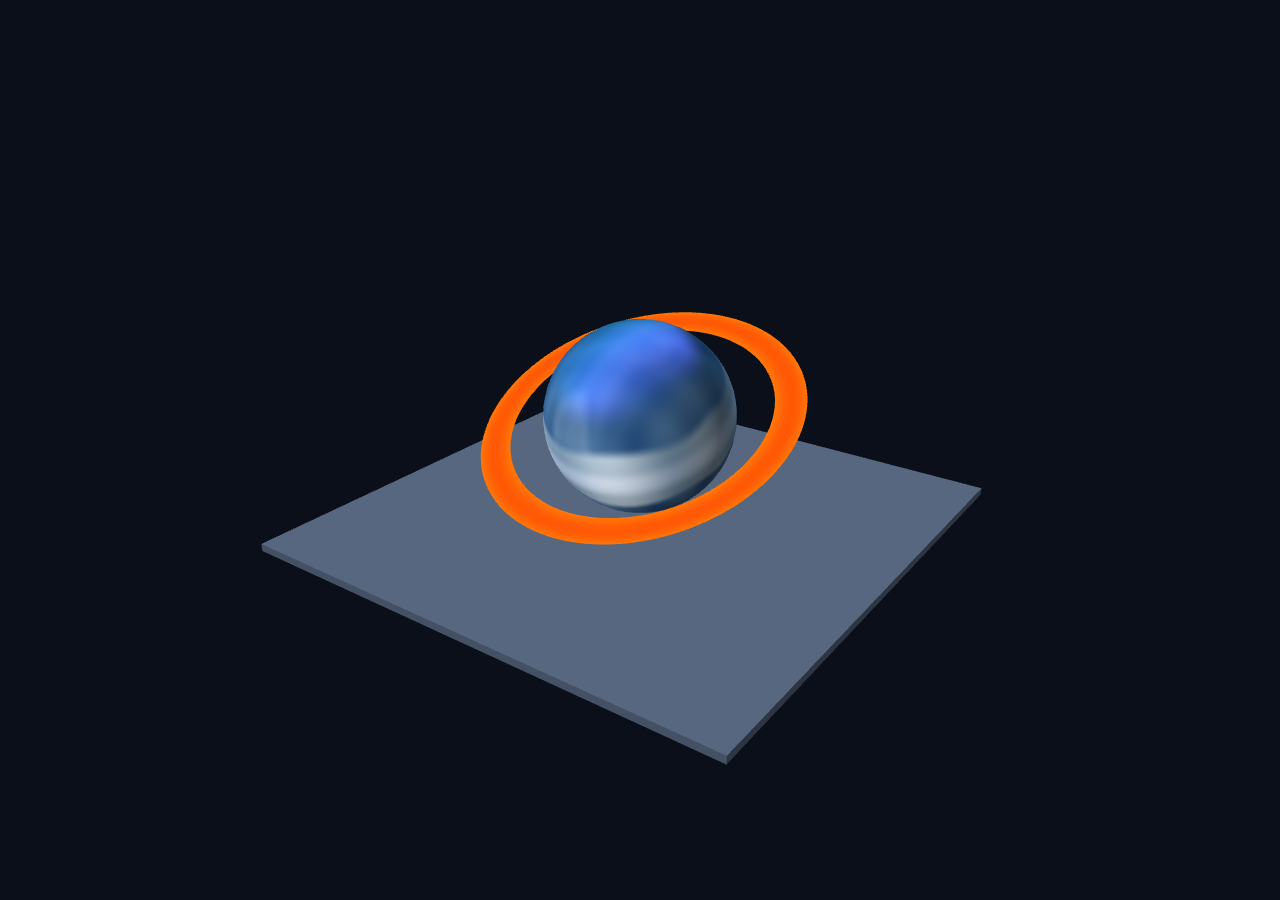
<file: week3/task2.html>
<!DOCTYPE html>
<html lang="ko">
<head>
<meta charset="utf-8">
<meta name="viewport" content="width=device-width, initial-scale=1">
<title>3주차 Task 2 — 얼음 행성</title>
<style>

  html, body { margin: 0; height: 100%; overflow: hidden; background: #0b0f16; }
  canvas { display: block; width: 100vw; height: 100vh; }

</style>
</head>
<body>
<canvas id="glcanvas"></canvas>
<script>

/* ============================================================================

   3주차 실습 1 — 출발점 파일
   삼각형 하나를 그리는 가장 작은 WebGL2 프로그램입니다.
   이 파일 하나에 세 개의 프로그램이 모두 들어 있습니다.
     ① 메인 애플리케이션 — 이 <script> 안의 JavaScript (CPU 에서 실행)
     ② 버텍스 셰이더    — 아래 VS_SOURCE 문자열     (GPU 에서 실행)
     ③ 프래그먼트 셰이더 — 아래 FS_SOURCE 문자열     (GPU 에서 실행)
   강의 자료의 「실습 1」 을 보며 단계별로 고쳐 나가면 됩니다.

   ============================================================================ */

'use strict';

/* ══════════════════════════════════════════════════════════════════════════

   1. 메시 데이터 — 이 숫자들이 전부입니다
   ──────────────────────────────────────────────────────────────────────────
   각 버퍼의 "같은 번째" 값이 같은 정점의 정보입니다.
   예를 들어 정점 0 은 위치 (-0.75,-0.55,0), 법선 (0,0,1), 색 (0.92,0.35,0.32).

   ══════════════════════════════════════════════════════════════════════════ */

   function makeBox(sx, sy, sz, r, g, b) {

  const x = sx / 2;
  const y = sy / 2;
  const z = sz / 2;

  // 결과를 담을 빈 배열 네 개

  const positions = [];
  const normals = [];
  const colors = [];
  const indices = [];

  // 면 하나를 추가하는 함수.

  // 꼭짓점 4개를 반시계 방향으로 주고, 그 면이 향하는 방향(법선)을 함께 줍니다.
  function addFace(p0, p1, p2, p3, nx, ny, nz) {
    // 지금까지 넣은 정점이 몇 개인지 = 이 면의 첫 정점 번호
    const first = positions.length / 3;

    // ① 꼭짓점 4개의 위치

    positions.push(p0[0], p0[1], p0[2]);
    positions.push(p1[0], p1[1], p1[2]);
    positions.push(p2[0], p2[1], p2[2]);
    positions.push(p3[0], p3[1], p3[2]);

    // ② 법선 — 네 꼭짓점 모두 같은 값입니다 (그래서 꼭짓점을 공유하지 않고 복제합니다)

    normals.push(nx, ny, nz);
    normals.push(nx, ny, nz);
    normals.push(nx, ny, nz);
    normals.push(nx, ny, nz);

    // ③ 색 — 위를 향한 면을 조금 밝게 해서 입체가 보이게 합니다

    const shade = 0.75 + 0.25 * ny;
    colors.push(r * shade, g * shade, b * shade);
    colors.push(r * shade, g * shade, b * shade);
    colors.push(r * shade, g * shade, b * shade);
    colors.push(r * shade, g * shade, b * shade);

    // ④ 사각형 하나는 삼각형 두 개로 만듭니다

    indices.push(first + 0, first + 1, first + 2);
    indices.push(first + 0, first + 2, first + 3);

  }


  addFace([-x, -y,  z], [ x, -y,  z], [ x,  y,  z], [-x,  y,  z],   0,  0,  1);  // 앞
  addFace([ x, -y, -z], [-x, -y, -z], [-x,  y, -z], [ x,  y, -z],   0,  0, -1);  // 뒤
  addFace([ x, -y,  z], [ x, -y, -z], [ x,  y, -z], [ x,  y,  z],   1,  0,  0);  // 오른쪽
  addFace([-x, -y, -z], [-x, -y,  z], [-x,  y,  z], [-x,  y, -z],  -1,  0,  0);  // 왼쪽
  addFace([-x,  y,  z], [ x,  y,  z], [ x,  y, -z], [-x,  y, -z],   0,  1,  0);  // 위
  addFace([-x, -y, -z], [ x, -y, -z], [ x, -y,  z], [-x, -y,  z],   0, -1,  0);  // 아래

  return {

    positions: new Float32Array(positions),
    normals:   new Float32Array(normals),
    colors:    new Float32Array(colors),
    indices:   new Uint16Array(indices),

  };
}

function makeSphere(radius, rows, cols, red, green, blue) {
  const positions = [];
  const normals = [];
  const colors = [];
  const indices = [];

  // ① 위도·경도를 따라 격자점을 만듭니다

  for (let i = 0; i <= rows; i++) {
    const phi = Math.PI * i / rows;                 // 0(북극) ~ π(남극)
    for (let j = 0; j <= cols; j++) {
      const theta = 2 * Math.PI * j / cols;         // 경도 한 바퀴

      // 반지름 1인 구 위의 점 = 그 점의 방향

      const nx = Math.sin(phi) * Math.cos(theta);
      const ny = Math.cos(phi);
      const nz = Math.sin(phi) * Math.sin(theta);

      positions.push(nx * radius, ny * radius, nz * radius);
      normals.push(nx, ny, nz);                     // 구의 법선은 곧 방향벡터입니다

      // 경도에 따라 밝기를 조금 달리해 둡니다. 그래야 자전이 눈에 보입니다.

      const shade = 0.70 + 0.30 * Math.abs(Math.cos(theta * 2.0));
      colors.push(red * shade, green * shade, blue * shade);

    }
  }

  // ② 이웃한 격자점 네 개를 삼각형 두 개로 잇습니다

  const stride = cols + 1;                          // 한 줄에 들어 있는 정점 수

  for (let i = 0; i < rows; i++) {
    for (let j = 0; j < cols; j++) {

      const topLeft = i * stride + j;
      const topRight = topLeft + 1;
      const bottomLeft = topLeft + stride;
      const bottomRight = bottomLeft + 1;

      indices.push(topLeft, bottomLeft, topRight);
      indices.push(topRight, bottomLeft, bottomRight);

    }
  }

  return {

    positions: new Float32Array(positions),
    normals:   new Float32Array(normals),
    colors:    new Float32Array(colors),
    indices:   new Uint16Array(indices),

  };
}

function makeRing(innerRadius = 1.35, outerRadius = 2.25, segments = 160) {

  const positions = [];
  const colors = [];
  const normals = [];
  const indices = [];

  for (let i = 0; i <= segments; i++) {
    const a = (i / segments) * Math.PI * 2.0;
    const c = Math.cos(a);
    const s = Math.sin(a);

    // 안쪽 정점

    positions.push(
      innerRadius * c,
      0.0,
      innerRadius * s
    );

    // 바깥쪽 정점

    positions.push(
      outerRadius * c,
      0.0,
      outerRadius * s
    );

    // 안쪽: 붉은 주황
    colors.push(1.0, 0.12, 0.01);

    // 바깥쪽: 황금색
    colors.push(1.0, 0.68, 0.05);
    normals.push(0, 1, 0);
    normals.push(0, 1, 0);
  }



  for (let i = 0; i < segments; i++) {
  const k = i * 2;

  // 고리의 한 조각을 삼각형 두 개로 연결합니다.
  indices.push(
    k,     k + 1, k + 2,
    k + 1, k + 3, k + 2
  );
}

  // (추가) WebGL 버퍼에 바로 넣을 수 있도록 TypedArray 로 변환합니다.
  return {

    positions: new Float32Array(positions),
    colors:    new Float32Array(colors),
    normals:   new Float32Array(normals),
    indices:   new Uint16Array(indices)
  };
}

/* ══════════════════════════════════════════════════════════════════════════

   2. 버텍스 셰이더 — 정점 하나마다 한 번씩 실행됩니다

   ══════════════════════════════════════════════════════════════════════════ */

const VS_SOURCE = `#version 300 es

layout(location=0) in vec3 aPos;      // 정점 위치 버퍼에서 들어온다
layout(location=1) in vec3 aNormal;   // 법선 버퍼
layout(location=3) in vec3 aColor;    // 정점 색 버퍼

uniform float uTime;                  // 초 단위 시간 — 모든 정점이 같은 값을 받는다
uniform mat4  uModel;                 // 물체를 세계 속 제자리에 놓는 행렬
uniform mat4  uViewProj;  

out vec3 vColor;                      // 프래그먼트 셰이더로 넘길 값
out vec3 vNormal;

void main() {
  vColor  = aColor;
  vNormal = aNormal;
  gl_Position = uViewProj * uModel * vec4(aPos, 1.0);
}
`;


/* ══════════════════════════════════════════════════════════════════════════
   3. 프래그먼트 셰이더 — 픽셀 하나마다 한 번씩 실행됩니다
   ══════════════════════════════════════════════════════════════════════════ */

   const FS_SOURCE = `#version 300 es

precision highp float;

in vec3 vColor;
in vec3 vNormal;

uniform float uTime;
uniform float uObjectType;             // (추가) 0=바닥, 1=행성, 2=불타는 고리

out vec4 fragColor;

void main() {
  vec3 N = normalize(vNormal);

  // ──────────────────────────────────────────────────────────────────────
  // ──────────────────────────────────────────────────────────────────────
  if (uObjectType < 0.5) {
    vec3 L = normalize(vec3(-0.55, 0.65, 0.75));
    float diffuse = max(dot(N, L), 0.0);
    fragColor = vec4(vColor * (0.55 + diffuse * 0.45), 1.0);
    return;
  }

  // ──────────────────────────────────────────────────────────────────────
  // (추가) 불타는 고리: 붉은색 ↔ 황금색이 시간에 따라 흔들립니다.
  // 별도 텍스처/노이즈 라이브러리 없이 sin 만 사용해 과제 범위를 크게 벗어나지 않습니다.
  // ──────────────────────────────────────────────────────────────────────
  if (uObjectType > 1.5) {

    // 기본 불꽃 흐름
    float flow1 =
        sin(uTime * 3.0 + vColor.g * 7.0) * 0.5 + 0.5;

    float flow2 =
        sin(uTime * 4.7 - vColor.g * 5.0) * 0.5 + 0.5;

    float fire =
        flow1 * 0.65 +
        flow2 * 0.35;

    // 색 차이를 너무 크게 만들지 않음
    vec3 orangeFire = vec3(1.00, 0.22, 0.015);
    vec3 goldFire   = vec3(1.00, 0.58, 0.035);

    vec3 ringColor =
        mix(
            orangeFire,
            goldFire,
            0.25 + fire * 0.45
        );

    // 아주 약한 밝기 변화
    ringColor *=
        1.05 + fire * 0.18;

    fragColor = vec4(ringColor, 1.0);

    return;
}

  // ──────────────────────────────────────────────────────────────────────
  // (추가) 행성 본체: 얼음 행성 + 적도 융해 지대
  // ──────────────────────────────────────────────────────────────────────

  // 위도: 적도 = 0, 북극/남극 = 1
  float latitude = abs(N.y);

  // 얼음 표면에 단순한 줄무늬 변화를 줘서 자전이 보이도록 합니다.
  float iceNoise =
        sin(N.x * 8.0 + N.z * 5.0) * 0.10
      + sin(N.z * 13.0 - N.x * 7.0) * 0.06
      + sin((N.x + N.z) * 18.0) * 0.03;

  vec3 deepIce  = vec3(0.015, 0.10, 0.24);
  vec3 blueIce  = vec3(0.06, 0.30, 0.58);
  vec3 whiteIce = vec3(0.78, 0.92, 1.00);

  float iceVariation = clamp(0.48 + iceNoise, 0.0, 1.0);
  vec3 iceColor = mix(deepIce, blueIce, 0.55);
  iceColor = mix(iceColor, whiteIce, iceVariation * 0.55);

  // ═════════════════════════════════════════════════════
// (추가) 적도 폭풍 구름 띠
// 고리의 열 때문에 적도 주변 얼음이 녹아
// 두꺼운 수증기 구름층이 형성된 모습
// ═════════════════════════════════════════════════════

// 적도에서의 거리
float equatorDist = latitude;


// 서로 다른 방향의 매우 큰 파동을 섞어서
// 규칙적인 줄무늬가 아니라 불규칙한 구름 경계를 만듭니다.
float cloudShape =
      sin(N.x * 3.7 + N.z * 2.3 + uTime * 0.04) * 0.45
    + sin(N.x * 5.1 - N.z * 3.8 - uTime * 0.025) * 0.30
    + sin((N.x - N.z) * 7.3) * 0.15;


// 구름 띠의 폭 자체를 불규칙하게 변화시킵니다.
float cloudWidth =
    0.27 + cloudShape * 0.055;


// 적도 주변에 넓게 형성되는 구름
float cloudBand =
    1.0 - smoothstep(
        cloudWidth,
        cloudWidth + 0.13,
        equatorDist
    );


// 구름 내부의 아주 완만한 밝기 변화
// ★ 촘촘한 반복무늬가 생기지 않도록 주파수를 낮게 유지
float cloudVariation =
    0.5
    + 0.22 * sin(N.x * 4.3 + N.z * 3.1)
    + 0.13 * sin(N.x * 6.7 - N.z * 4.6);

cloudVariation =
    clamp(cloudVariation, 0.0, 1.0);


// 구름 색
vec3 cloudDark =
    vec3(0.48, 0.60, 0.70);

vec3 cloudLight =
    vec3(0.93, 0.97, 1.00);

vec3 cloudColor =
    mix(
        cloudDark,
        cloudLight,
        cloudVariation
    );


// 구름 중심부는 조금 더 밝게
float cloudCore =
    1.0 - smoothstep(
        0.03,
        0.20,
        equatorDist
    );

cloudColor +=
    vec3(0.12, 0.14, 0.16) *
    cloudCore;


// 고리에서 오는 아주 약한 주황색 반사광
vec3 ringReflection =
    vec3(1.0, 0.28, 0.03);

cloudColor +=
    ringReflection *
    cloudCore *
    0.07;


// 최종 구름 합성
float melt =
    cloudBand;

float equator =
    cloudBand;

vec3 color =
    mix(
        iceColor,
        cloudColor,
        cloudBand * 0.88
    );

  // ═════════════════════════════════════════════════════
// (추가) 적도 구름 띠의 번개
// 불타는 고리의 열로 생성된 구름 지대에서만 발생합니다.
// ═════════════════════════════════════════════════════

// 번개가 나타날 수 있는 영역을 적도 구름 띠로 제한합니다.
float lightningZone =
    equator *
    smoothstep(0.35, 0.70, melt);


// ----------------------------------------------------
// 번개의 좌우 위치를 불규칙하게 흔듭니다.
// 여러 sin 파장을 섞어서 곧은 선이 아니라
// 실제 번개처럼 꺾이는 형태를 만듭니다.
// ----------------------------------------------------

float lightningPath =
      sin(N.y * 38.0 + uTime * 0.4) * 0.055
    + sin(N.y * 71.0 - uTime * 0.2) * 0.025
    + sin(N.y * 113.0) * 0.012;


// 번개의 중심 위치도 시간에 따라 천천히 이동합니다.
float lightningCenter =
    0.32 * sin(floor(uTime * 1.7) * 4.13);


// 번개와 현재 픽셀 사이 거리
float lightningDistance =
    abs(
        N.x -
        lightningCenter -
        lightningPath
    );


// 매우 얇은 번개 핵
float lightningCore =
    1.0 -
    smoothstep(
        0.006,
        0.018,
        lightningDistance
    );


// 핵 주변의 푸른 발광
float lightningGlow =
    1.0 -
    smoothstep(
        0.018,
        0.075,
        lightningDistance
    );


// ----------------------------------------------------
// 번개가 계속 켜져 있지 않도록
// 짧은 순간에만 강하게 번쩍이게 합니다.
// ----------------------------------------------------

float flashWave =
    sin(uTime * 17.0) *
    sin(uTime * 11.3 + 1.7);

float lightningFlash =
    smoothstep(
        0.72,
        0.96,
        flashWave
    );


// 적도 구름 안에서만 최종 번개 표시
float lightning =
    lightningZone *
    lightningFlash;


// 밝은 청백색 번개의 중심
color +=
    vec3(0.82, 0.94, 1.00) *
    lightningCore *
    lightning *
    2.8;


// 번개 주변의 푸른 빛
color +=
    vec3(0.18, 0.48, 1.00) *
    lightningGlow *
    lightning *
    0.85;


// 번개가 칠 때 주변 구름도 순간적으로 밝아짐
color +=
    vec3(0.30, 0.55, 1.00) *
    lightningZone *
    lightningFlash *
    0.16;

  // 극지방은 더 차갑고 진한 얼음색으로 만듭니다.
  float polar = smoothstep(0.55, 0.90, latitude);
  color = mix(color, vec3(0.10, 0.40, 0.78), polar * 0.40);

  // ═══════════════════════════════════════
// (추가) 북극 / 남극 반투명 오로라
// 선 형태가 아니라 넓게 번지는 빛의 막으로 표현
// ═══════════════════════════════════════

// 극지방 판정
// 극점 전체를 덮지 않고
// 고위도 지역에서 부드럽게 나타나도록 설정
float auroraBand =
    smoothstep(0.55, 0.82, latitude);

// 매우 큰 파장만 사용해서
// 머리카락처럼 촘촘한 선이 생기지 않게 함
float flowA =
    sin(N.x * 2.2 + N.z * 2.8 + uTime * 0.35);

float flowB =
    sin(N.x * 1.3 - N.z * 2.0 - uTime * 0.22);

float flow =
    0.5 +
    0.18 * flowA +
    0.12 * flowB;

// 경계를 흐리게 해서 안개 같은 형태로 만듦
flow = smoothstep(0.20, 0.78, flow);

// 청록색 ↔ 보라색이 천천히 섞임
vec3 auroraCyan =
    vec3(0.00, 1.00, 0.78);

vec3 auroraPurple =
    vec3(0.48, 0.18, 1.00);

float colorShift =
    0.5 +
    0.5 * sin(
        N.x * 1.5 +
        N.z * 1.8 +
        uTime * 0.20
    );

vec3 auroraColor =
    mix(
        auroraCyan,
        auroraPurple,
        colorShift
    );

// ★ 핵심
// 강하게 덮어쓰지 않고 투명한 빛처럼 아주 약하게 더함

// ---------------------------------------------------------
// 얼음 지역에 흩어진 길쭉한 구름
// ---------------------------------------------------------

float cloudField =
      sin(N.x * 3.2 + N.z * 5.0 + uTime * 0.025) * 0.50
    + sin(N.x * 5.7 - N.z * 2.4 - uTime * 0.018) * 0.30
    + sin(N.x * 2.1 + N.y * 4.0 + N.z * 3.1) * 0.20;

// 점처럼 잘리지 않도록 넓고 부드럽게
float scatteredCloud =
    smoothstep(0.15, 0.62, cloudField);

// 기존 적도 구름 띠에서는 약하게
float awayFromEquator =
    smoothstep(0.24, 0.42, latitude);

scatteredCloud *= awayFromEquator;

// 극점에서도 서서히 사라지게
float polarFade =
    1.0 - smoothstep(0.82, 0.98, latitude);

scatteredCloud *= polarFade;

// 구름 가장자리 흐리고 약하게
scatteredCloud *= 0.24;

vec3 scatteredCloudColor =
    vec3(0.82, 0.90, 0.96);

color = mix(
    color,
    scatteredCloudColor,
    scatteredCloud
);

  // 기본 조명
vec3 L = normalize(vec3(-0.55, 0.65, 0.75));
float diffuse = max(dot(N, L), 0.0);
float lighting = 0.38 + diffuse * 0.62;

color *= lighting;


// ═══════════════════════════════════════
// 반투명 오로라 발광
// 조명 계산 이후에 더해서 스스로 빛나는 것처럼 표현
// ═══════════════════════════════════════

float auroraAlpha =
    auroraBand *
    flow;

// 청록/보라색 빛을 반투명하게 표면 위에 얹습니다.
color +=
    auroraColor *
    auroraAlpha *
    0.38;


// 오로라 중심에 약한 밝은 청록빛 추가
color +=
    vec3(0.05, 0.85, 0.75) *
    auroraAlpha *
    auroraAlpha *
    0.12;


// 얼음 행성 가장자리의 푸른 대기광
float rim =
    pow(1.0 - max(N.z, 0.0), 3.0);

color +=
    vec3(0.03, 0.18, 0.32) *
    rim *
    0.45;

fragColor = vec4(color, 1.0);
}
`;



/* ══════════════════════════════════════════════════════════════════════════

   4. WebGL 준비

   ══════════════════════════════════════════════════════════════════════════ */

const canvas = document.getElementById('glcanvas');
const gl = canvas.getContext('webgl2');

if (!gl) {

  document.body.innerHTML =
    '<p style="color:#fff;font:16px sans-serif;padding:2rem">' +
    'WebGL2 를 사용할 수 없습니다. 최신 Chrome 또는 Edge 로 열어 주세요.</p>';
  throw new Error('no webgl2');
}

// 셰이더 문자열을 컴파일한다. 실패하면 오류에 "몇 줄"인지 나온다.

function compileShader(type, source) {
  const s = gl.createShader(type);
  gl.shaderSource(s, source);
  gl.compileShader(s);

  if (!gl.getShaderParameter(s, gl.COMPILE_STATUS)) {
    const kind = (type === gl.VERTEX_SHADER) ? '버텍스' : '프래그먼트';
    throw new Error(kind + ' 셰이더 오류\n' + gl.getShaderInfoLog(s));
  }
  return s;
}

// 두 셰이더를 하나의 "프로그램" 으로 묶는다.

function createProgram(vsSource, fsSource) {
  const p = gl.createProgram();
  gl.attachShader(p, compileShader(gl.VERTEX_SHADER, vsSource));
  gl.attachShader(p, compileShader(gl.FRAGMENT_SHADER, fsSource));
  gl.linkProgram(p);

  if (!gl.getProgramParameter(p, gl.LINK_STATUS)) {
    throw new Error('링크 오류\n' + gl.getProgramInfoLog(p));
  }
  return p;
}

const program = createProgram(VS_SOURCE, FS_SOURCE);
// uniform 의 "위치"를 이름으로 찾아 둔다. 매 프레임 찾으면 느리다.

const uTimeLoc = gl.getUniformLocation(program, 'uTime');
const uModelLoc = gl.getUniformLocation(program, 'uModel');
const uViewProjLoc = gl.getUniformLocation(program, 'uViewProj');
const uObjectTypeLoc = gl.getUniformLocation(program, 'uObjectType');

// ── 4×4 행렬 도구 ───────────────────────────────────────────────── (추가)

// WebGL 은 행렬을 "열 우선(column-major)" 으로 받습니다.
// 아래 코드에서 **한 줄이 행렬의 한 「열」** 입니다.
// 2주차에 종이에 쓰던 모양을 옆으로 눕혀 놓은 것이라고 생각하면 됩니다.
//
//   종이에 쓰던 모양              코드에 적는 모양
//   ┌ 1  0  0  tx ┐               1,  0,  0, 0,     ← 1열
//   │ 0  1  0  ty │      →        0,  1,  0, 0,     ← 2열
//   │ 0  0  1  tz │               0,  0,  1, 0,     ← 3열
//   └ 0  0  0  1  ┘              tx, ty, tz, 1,     ← 4열 (이동량이 여기 들어간다)
//
// 각도·이동량 같은 값을 받아야 하므로 함수로 만들고,
// 부를 때마다 새 배열을 돌려주어 서로 영향을 주지 않게 합니다.

const M4 = {};
// 단위행렬 — 곱해도 아무것도 바뀌지 않는 행렬

M4.identity = function () {

  return new Float32Array([
    1, 0, 0, 0,
    0, 1, 0, 0,
    0, 0, 1, 0,
    0, 0, 0, 1,
  ]);
};

// 이동 — 2주차의 T(tx, ty, tz)

M4.translate = function (tx, ty, tz) {

  return new Float32Array([
     1,  0,  0, 0,
     0,  1,  0, 0,
     0,  0,  1, 0,
    tx, ty, tz, 1,
  ]);

};

// 크기 — 2주차의 S(sx, sy, sz). 대각선에 배율을 놓는다

M4.scale = function (sx, sy, sz) {
  return new Float32Array([
    sx,  0,  0, 0,
     0, sy,  0, 0,
     0,  0, sz, 0,
     0,  0,  0, 1,
  ]);
};


// x축 회전 — 2주차의 Rx

M4.rotateX = function (angle) {
  const c = Math.cos(angle);
  const s = Math.sin(angle);
  return new Float32Array([

    1,  0, 0, 0,
    0,  c, s, 0,
    0, -s, c, 0,
    0,  0, 0, 1,
  ]);
};

// y축 회전 — 2주차의 Ry

M4.rotateY = function (angle) {
  const c = Math.cos(angle);
  const s = Math.sin(angle);
  return new Float32Array([
    c, 0, -s, 0,
    0, 1,  0, 0,
    s, 0,  c, 0,
    0, 0,  0, 1,
  ]);
};

// 두 행렬을 곱합니다.  결과 = a · b   (2주차에서 손으로 하던 그 곱셈)

M4.multiply = function (a, b) {
  const out = new Float32Array(16);
  for (let col = 0; col < 4; col++) {
    for (let row = 0; row < 4; row++) {
      let sum = 0;
      for (let k = 0; k < 4; k++) {
        sum = sum + a[k * 4 + row] * b[col * 4 + k];
      }
      out[col * 4 + row] = sum;
    }
  }
  return out;
};

/* ══════════════════════════════════════════════════════════════════════════
   5. 버퍼를 만들어 GPU 메모리로 보낸다
   ──────────────────────────────────────────────────────────────────────────
   VAO(Vertex Array Object) 는 "어떤 버퍼를 몇 번 자리에 어떻게 읽을지"를
   한 묶음으로 기억해 두는 것입니다. 그려야 할 때 이것만 bind 하면 됩니다.
   ══════════════════════════════════════════════════════════════════════════ */

function createMesh(mesh) {
  const vao = gl.createVertexArray();
  gl.bindVertexArray(vao);

  function attribute(data, location, size) {
    if (!data) return;
    const buf = gl.createBuffer();
    gl.bindBuffer(gl.ARRAY_BUFFER, buf);
    gl.bufferData(gl.ARRAY_BUFFER, data, gl.STATIC_DRAW);   // ← CPU 에서 GPU 로 복사
    gl.enableVertexAttribArray(location);
    gl.vertexAttribPointer(location, size, gl.FLOAT, false, 0, 0);
  }

  attribute(mesh.positions, 0, 3);   // location 0 ← aPos
  attribute(mesh.normals,   1, 3);   // location 1 ← aNormal
  attribute(mesh.colors,    3, 3);   // location 3 ← aColor

  const ibo = gl.createBuffer();
  gl.bindBuffer(gl.ELEMENT_ARRAY_BUFFER, ibo);
  gl.bufferData(gl.ELEMENT_ARRAY_BUFFER, mesh.indices, gl.STATIC_DRAW);
  gl.bindVertexArray(null);
  return { vao: vao, count: mesh.indices.length };
}

const ball = createMesh(
  makeSphere(0.8, 24, 48, 0.95, 0.62, 0.32)
);

// ─────────────────────────────
// (추가) 반투명 오로라 대기층
// 행성보다 약간 큰 구체를 하나 더 생성
// 실제 오로라는 이 구체 표면에 렌더링
// ─────────────────────────────
const auroraSphere = createMesh(
  makeSphere(1.39, 48, 96, 0.0, 1.0, 0.8) //오로라층 1.39크기의 구체 생성
);

// (추가) 행성 주변의 붉은색·황금색 불타는 고리
const ring = createMesh(
  makeRing(1.12, 1.38, 160)
);

const floor = createMesh(
  makeBox(8.0, 0.12, 8.0, 0.42, 0.50, 0.62)
);

/* ══════════════════════════════════════════════════════════════════════════
   6. 매 프레임 그린다
   ══════════════════════════════════════════════════════════════════════════ */

const startTime = performance.now();

function render() {

  // 캔버스 크기를 화면에 맞춘다 (고해상도 화면 대응)
  const dpr = window.devicePixelRatio || 1;
  const w = Math.floor(canvas.clientWidth * dpr);
  const h = Math.floor(canvas.clientHeight * dpr);
  if (canvas.width !== w || canvas.height !== h) {
    canvas.width = w;
    canvas.height = h;
  }

  gl.viewport(0, 0, canvas.width, canvas.height);

  // 화면을 지운다
  gl.enable(gl.DEPTH_TEST);      // 앞에 있는 것만 남긴다
  gl.clearColor(0.04, 0.06, 0.10, 1.0);
  gl.clear(gl.COLOR_BUFFER_BIT | gl.DEPTH_BUFFER_BIT);

  const time = (performance.now() - startTime) / 1000;
  const aspect = canvas.width / canvas.height;

// ── 카메라 ───────────────────────────────────────────────────── (추가)

let camera = M4.identity();

// ① 보고 싶은 지점을 원점으로 끌어온다
camera = M4.multiply(M4.translate(0, -1.1, 0), camera);

// ② 세계를 좌우로 돌린다 (카메라가 옆으로 도는 것과 같다)
camera = M4.multiply(M4.rotateY(-0.62), camera);

// ③ 세계를 위아래로 기울인다 (위에서 내려다보게 된다)
camera = M4.multiply(M4.rotateX(0.42), camera);

// ④ 뒤로 물러난 만큼 세계를 앞으로 밀어낸다
camera = M4.multiply(M4.translate(0, 0, -8), camera);

// ⑤ 원근 — 마지막 행을 건드리면 먼 것이 작아집니다 (2주차 8절)
//    아래 -1/8 자리가 z 를 w 로 흘려보내는 자리

const perspective = new Float32Array([
  1, 0, 0,      0,
  0, 1, 0,      0,
  0, 0, 1, -1 / 8,
  0, 0, 0,      1,
]);

camera = M4.multiply(perspective, camera);

// ⑥ 보이는 공간을 -1 ~ 1 로 줄인다 (그냥 크기 조절입니다)
camera = M4.multiply(M4.scale(1 / (3.4 * aspect), 1 / 3.4, -1 / 30), camera);
const viewProj = camera;

gl.useProgram(program);                    // ← uniform 을 넣기 전에 반드시 먼저!
  gl.uniform1f(uTimeLoc, time);
  gl.uniformMatrix4fv(uViewProjLoc, false, viewProj);

  // ── 바닥 — 원점에 그대로 둔다 (윗면이 y = 0 이 되도록 살짝 내림)
  // ── 바닥 새로 그리기
  // (추가) uObjectType 0 = 바닥
  gl.uniform1f(uObjectTypeLoc, 0.0);

  gl.uniformMatrix4fv(
    uModelLoc,
    false,
    M4.translate(0, -0.06, 0)
  );

  gl.bindVertexArray(floor.vao);
  gl.drawElements(
    gl.TRIANGLES,
    floor.count,
    gl.UNSIGNED_SHORT,
    0
  );


  // ── 공 — 공중에 띄우고 시간에 따라 돌린다
  //    오른쪽부터 적용: 먼저 제자리에서 돌고(rotateY), 그다음 위로 올라간다(translate)
  // ── 행성 ─────────────────────────────────────

  // (추가) 행성 크기 — 기존 공보다 크게 보이도록 확대
  const planetScale = M4.scale(1.8, 1.8, 1.8);

  // (추가) 행성 자전 — 기존 실습의 rotateY 애니메이션을 그대로 활용
  const planetSpin = M4.rotateY(time * 0.22);

  // (추가) 자전축을 23.5도 기울임
  const planetTilt = M4.rotateX(23.5 * Math.PI / 180);

  // (추가) 화면에서 행성 위치
  const planetPosition = M4.translate(0, 1.65, 0);

  // (추가) 적용 순서: 크기 → 자전 → 자전축 기울기 → 위치
  let model = M4.multiply(planetSpin, planetScale);
  model = M4.multiply(planetTilt, model);
  model = M4.multiply(planetPosition, model);

  // ── 행성 그리기 ─────────────────────────────
  // (추가) uObjectType 1 = 얼음 행성
  gl.uniform1f(uObjectTypeLoc, 1.0);
  gl.uniformMatrix4fv(uModelLoc, false, model);
  gl.bindVertexArray(ball.vao);
  gl.drawElements(gl.TRIANGLES, ball.count, gl.UNSIGNED_SHORT, 0);


  // ── 행성 고리 그리기 ───────────────────────
  // (추가) 행성과 같은 위치와 같은 23.5도 기울기를 사용합니다.
  // 고리 자체는 행성의 자전과 함께 돌리지 않고 행성 중심을 감쌉니다.
// ── 행성 고리 모델 행렬 ───────────────────────
// (추가) 고리가 카메라에서 확실하게 보이도록
// 행성의 자전축과 별도로 고리 평면을 기울입니다.

// 행성과 동일한 전체 크기
const ringScale = M4.scale(1.8, 1.8, 1.8);

// 행성의 흰색 적도 띠와 고리의 기울기를 맞춥니다.
const ringTilt = M4.rotateX(23.5 * Math.PI / 180);

// 적용 순서: 크기 → 행성과 동일한 기울기 → 행성 위치
let ringModel = M4.multiply(
  ringTilt,
  ringScale
);

ringModel = M4.multiply(
  planetPosition,
  ringModel
);

  // (추가) uObjectType 2 = 불타는 고리
  gl.uniform1f(uObjectTypeLoc, 2.0);
  gl.uniformMatrix4fv(uModelLoc, false, ringModel);

  gl.bindVertexArray(ring.vao);
  gl.drawElements(
    gl.TRIANGLES,
    ring.count,
    gl.UNSIGNED_SHORT,
    0
  );

  gl.bindVertexArray(null);


  requestAnimationFrame(render);

}

requestAnimationFrame(render);

</script>

</body>

</html>
</file>
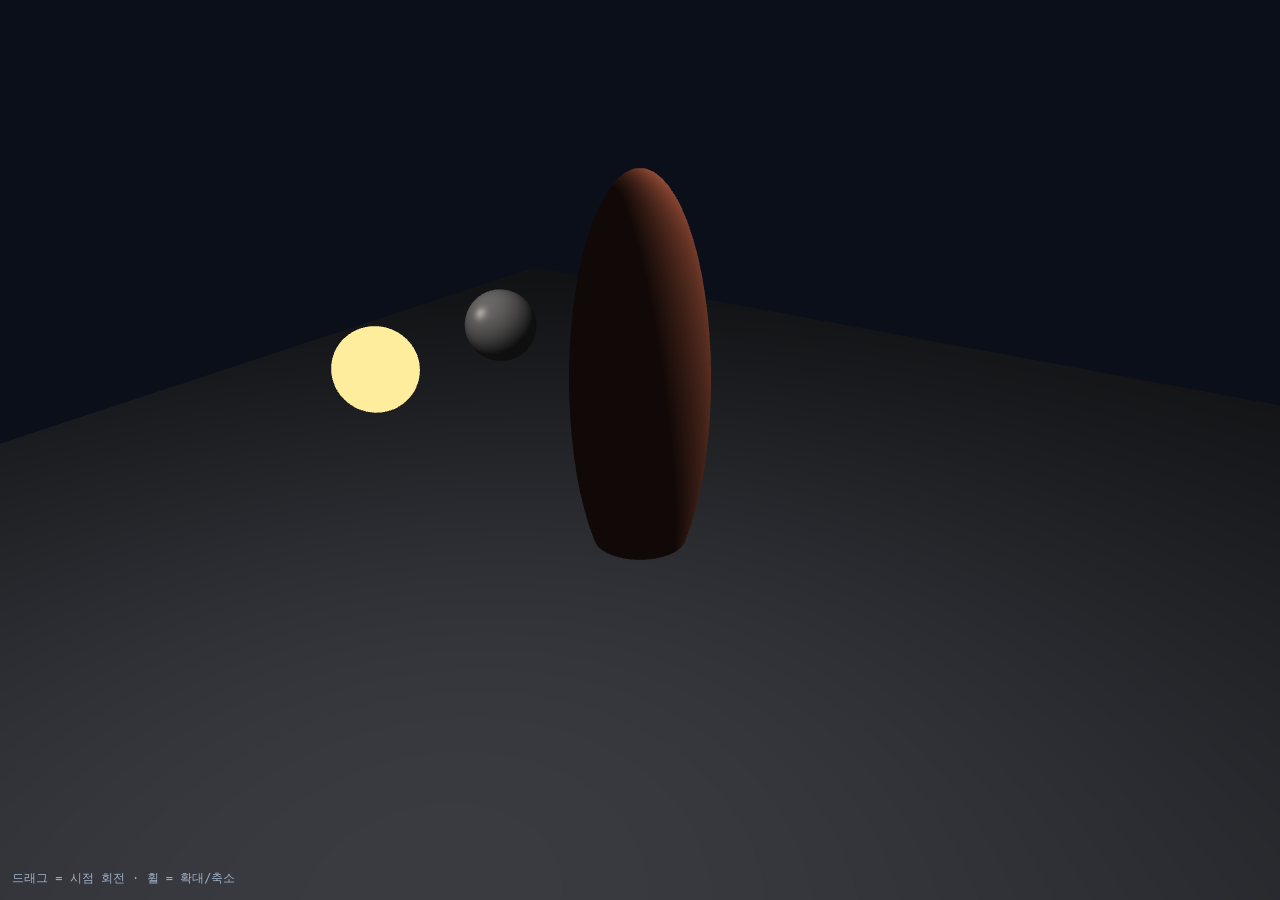
<file: week5/task1.html>
<!DOCTYPE html>
<html lang="ko">
<head>
<meta charset="utf-8">
<meta name="viewport" content="width=device-width, initial-scale=1">
<title>5주차 실습 1 — 출발점</title>
<style>
  html, body { margin: 0; height: 100%; overflow: hidden; background: #0b0f16; }
  canvas { display: block; width: 100vw; height: 100vh; touch-action: none; }
  #hint { position: fixed; left: 12px; bottom: 12px; margin: 0;
          color: #9fb0c8; font: 12px/1.6 ui-monospace, Menlo, Consolas, monospace; }
</style>
</head>
<body>
<canvas id="glcanvas"></canvas>
<p id="hint">드래그 = 시점 회전 · 휠 = 확대/축소</p>

<script>
/* ============================================================================
   5주차 실습 1 — 출발점 파일

   3주차·4주차에서 만든 것이 이미 들어 있습니다.
     · 바닥 + 행성 + 달이 있는 3차원 장면
     · 모델 / 뷰 / 투영 행렬
     · 마우스로 도는 카메라ㄹ

   그런데 아직 **빛이 없습니다.** 모든 면이 같은 색이라 공이 납작한 원으로 보입니다.
   강의 자료의 「실습 1」 을 보며 단계별로 조명을 넣어 나가세요.

   고칠 곳에는 모두  ★ 단계 N  표시가 붙어 있습니다.
   ============================================================================ */
'use strict';

/* ══════════════════════════════════════════════════════════════════════════
   1. 메시 만들기 — 위치 · 법선 · 인덱스
   ══════════════════════════════════════════════════════════════════════════ */

// 구: 위도 seg 단계 × 경도 seg*2 단계로 잘라 삼각형을 만든다.
// 구의 법선은 중심에서 표면으로 향하는 방향과 같으므로 위치를 정규화하면 끝난다.
function makeSphere(seg) {
  const positions = [], normals = [], indices = [];
  for (let i = 0; i <= seg; i++) {
    const phi = Math.PI * i / seg;                 // 0(북극) ~ π(남극)
    for (let j = 0; j <= seg * 2; j++) {
      const th = 2 * Math.PI * j / (seg * 2);
      const x = Math.sin(phi) * Math.cos(th);
      const y = Math.cos(phi);
      const z = Math.sin(phi) * Math.sin(th);
      positions.push(x, y, z);
      normals.push(x, y, z);                       // 반지름 1 이므로 위치 = 법선
    }
  }
  const W = seg * 2 + 1;
  for (let i = 0; i < seg; i++) {
    for (let j = 0; j < seg * 2; j++) {
      const a = i * W + j, b = a + W;
      indices.push(a, b, a + 1, a + 1, b, b + 1);
    }
  }
  return { positions: new Float32Array(positions),
           normals:   new Float32Array(normals),
           indices:   new Uint16Array(indices) };
}

// 바닥: y = 0 평면. 법선은 전부 위쪽 (0,1,0).
function makePlane(size) {
  const s = size / 2;
  return {
    positions: new Float32Array([-s,0,-s,  s,0,-s,  s,0,s,  -s,0,s]),
    normals:   new Float32Array([ 0,1,0,   0,1,0,   0,1,0,   0,1,0 ]),
    indices:   new Uint16Array([0, 1, 2, 0, 2, 3]),
  };
}

/* ══════════════════════════════════════════════════════════════════════════
   2. 버텍스 셰이더
   ══════════════════════════════════════════════════════════════════════════ */
const VS_SOURCE = `#version 300 es

layout(location=0) in vec3 aPos;
layout(location=1) in vec3 aNormal;

uniform mat4 uModel, uView, uProj;
uniform mat3 uNormalMat;              // 지금은 쓰지 않는다 — ★ 단계 5

out vec3 vWorldPos;                   // 이 픽셀이 세계 어디에 있는가
out vec3 vNormal;                     // 이 픽셀의 표면이 어디를 향하는가

void main() {
  vec4 world = uModel * vec4(aPos, 1.0);
  vWorldPos  = world.xyz;

  // ★ 단계 5 — 아래 한 줄을  vNormal = uNormalMat * aNormal;  로 바꾼다
  vNormal = uNormalMat * aNormal; // 바꾼 뒤
  // vNormal = mat3(uModel) * aNormal; // 바꾸기 전
  

  gl_Position = uProj * uView * world;
}
`;

/* ══════════════════════════════════════════════════════════════════════════
   3. 프래그먼트 셰이더 — 여기가 이번 주의 주무대입니다
   ══════════════════════════════════════════════════════════════════════════ */
const FS_SOURCE = `#version 300 es
precision highp float;

in vec3 vWorldPos;
in vec3 vNormal;

uniform vec3  uBaseColor;             // 물체 자체의 색 (반사 특성)
uniform vec3  uLightPos;              // 광원의 세계 좌표
uniform vec3  uLightColor;
uniform vec3  uViewPos;               // 카메라의 세계 좌표
uniform float uShininess;
uniform bool  uEmissive;              // 태양처럼 스스로 빛나는 물체인가

out vec4 fragColor;

void main() {
  if (uEmissive) {                    // 광원 자신은 조명 계산을 하지 않는다
    fragColor = vec4(uBaseColor, 1.0);
    return;
  }

  vec3 N = normalize(vNormal);                    // 표면이 향하는 방향
  // vec3 L = normalize(uLightPos - vWorldPos);   // 광원 쪽 방향 (point)
  vec3 L = normalize(vec3(0.4, 0.8, 0.5));        // directional — 방향 하나로 고정
  vec3 V = normalize(uViewPos  - vWorldPos);      // 눈 쪽 방향

  // ──────────────────────────────────────────────────────────────────────
  //  ★ 단계 1~4 — 아래에 세 항을 하나씩 더해 갑니다.
  //
  //   단계 1 (확산광)  vec3 diffuse = max(dot(N, L), 0.0) * uBaseColor * uLightColor;
  //   단계 2 (환경광)  vec3 ambient = 0.08 * uBaseColor;
  //   단계 3 (정반사)  vec3 R = reflect(-L, N);
  //                    vec3 specular = pow(max(dot(R, V), 0.0), uShininess) * uLightColor * 0.5;
  //   단계 4 (감쇠)    float d = length(uLightPos - vWorldPos);
  //                    float att = 1.0 / (1.0 + 0.02 * d * d);
  //
  //  그리고 아래 한 줄을  fragColor = vec4(ambient + (diffuse + specular) * att, 1.0);
  //  처럼 바꿉니다.
  // ──────────────────────────────────────────────────────────────────────

  // fragColor = vec4(uBaseColor, 1.0);              // ← 지금은 그냥 단색

  //확산 반사
  vec3 diffuse = max(dot(N, L), 0.0) * uBaseColor * uLightColor; // 변경
  fragColor = vec4(diffuse, 1.0); // 변경

  // 환경광
  vec3 ambient = 0.08 * uBaseColor;
  fragColor = vec4(ambient + diffuse, 1.0);

  // 정반사
  vec3 R = reflect(-L, N);
  vec3 specular = pow(max(dot(R, V), 0.0), uShininess) * uLightColor * 0.5;
  fragColor = vec4(ambient + diffuse + specular, 1.0);


  // 거리 감쇠
  float d   = length(uLightPos - vWorldPos);
  float att = 1.0 / (1.0 + 0.02 * d * d);
  fragColor = vec4(ambient + (diffuse + specular) * att, 1.0);

}
`;

/* ══════════════════════════════════════════════════════════════════════════
   4. 4×4 행렬 도구 (열 우선)
   ══════════════════════════════════════════════════════════════════════════ */
const Mat4 = {
  identity: function () {
    return new Float32Array([1,0,0,0, 0,1,0,0, 0,0,1,0, 0,0,0,1]);
  },
  multiply: function (a, b) {                     // a * b
    const o = new Float32Array(16);
    for (let c = 0; c < 4; c++) {
      for (let r = 0; r < 4; r++) {
        let s = 0;
        for (let k = 0; k < 4; k++) s += a[k * 4 + r] * b[c * 4 + k];
        o[c * 4 + r] = s;
      }
    }
    return o;
  },
  translate: function (x, y, z) {
    const m = Mat4.identity(); m[12] = x; m[13] = y; m[14] = z; return m;
  },
  scale: function (x, y, z) {
    const m = Mat4.identity(); m[0] = x; m[5] = y; m[10] = z; return m;
  },
  rotateY: function (r) {
    const m = Mat4.identity(), c = Math.cos(r), s = Math.sin(r);
    m[0] = c; m[2] = -s; m[8] = s; m[10] = c; return m;
  },
  perspective: function (fovy, aspect, near, far) {
    const f = 1 / Math.tan(fovy / 2), nf = 1 / (near - far);
    return new Float32Array([f / aspect,0,0,0, 0,f,0,0,
                             0,0,(far + near) * nf,-1, 0,0,2 * far * near * nf,0]);
  },
  lookAt: function (eye, center, up) {
    let zx = eye[0]-center[0], zy = eye[1]-center[1], zz = eye[2]-center[2];
    const zl = Math.hypot(zx, zy, zz) || 1; zx/=zl; zy/=zl; zz/=zl;
    let xx = up[1]*zz - up[2]*zy, xy = up[2]*zx - up[0]*zz, xz = up[0]*zy - up[1]*zx;
    const xl = Math.hypot(xx, xy, xz) || 1; xx/=xl; xy/=xl; xz/=xl;
    const yx = zy*xz - zz*xy, yy = zz*xx - zx*xz, yz = zx*xy - zy*xx;
    return new Float32Array([
      xx,yx,zx,0, xy,yy,zy,0, xz,yz,zz,0,
      -(xx*eye[0]+xy*eye[1]+xz*eye[2]),
      -(yx*eye[0]+yy*eye[1]+yz*eye[2]),
      -(zx*eye[0]+zy*eye[1]+zz*eye[2]), 1]);
  },
  // 법선 행렬 = transpose(inverse(model)) 의 좌상단 3×3
  normalFromMat4: function (m) {
    const a00=m[0],a01=m[1],a02=m[2], a10=m[4],a11=m[5],a12=m[6],
          a20=m[8],a21=m[9],a22=m[10];
    const b01 =  a22*a11 - a12*a21, b11 = -a22*a10 + a12*a20, b21 = a21*a10 - a11*a20;
    let det = a00*b01 + a01*b11 + a02*b21;
    if (!det) return new Float32Array([1,0,0, 0,1,0, 0,0,1]);
    det = 1 / det;
    return new Float32Array([
      b01*det, (-a22*a01 + a02*a21)*det, ( a12*a01 - a02*a11)*det,
      b11*det, ( a22*a00 - a02*a20)*det, (-a12*a00 + a02*a10)*det,
      b21*det, (-a21*a00 + a01*a20)*det, ( a11*a00 - a01*a10)*det]);
  },
};

/* ══════════════════════════════════════════════════════════════════════════
   5. WebGL 준비
   ══════════════════════════════════════════════════════════════════════════ */
const canvas = document.getElementById('glcanvas');
const gl = canvas.getContext('webgl2');
if (!gl) {
  document.body.innerHTML =
    '<p style="color:#fff;font:16px sans-serif;padding:2rem">' +
    'WebGL2 를 사용할 수 없습니다. 최신 Chrome 또는 Edge 로 열어 주세요.</p>';
  throw new Error('no webgl2');
}

function compileShader(type, source) {
  const s = gl.createShader(type);
  gl.shaderSource(s, source);
  gl.compileShader(s);
  if (!gl.getShaderParameter(s, gl.COMPILE_STATUS)) {
    const kind = (type === gl.VERTEX_SHADER) ? '버텍스' : '프래그먼트';
    throw new Error(kind + ' 셰이더 오류\n' + gl.getShaderInfoLog(s));
  }
  return s;
}
function createProgram(vsSource, fsSource) {
  const p = gl.createProgram();
  gl.attachShader(p, compileShader(gl.VERTEX_SHADER, vsSource));
  gl.attachShader(p, compileShader(gl.FRAGMENT_SHADER, fsSource));
  gl.linkProgram(p);
  if (!gl.getProgramParameter(p, gl.LINK_STATUS)) {
    throw new Error('링크 오류\n' + gl.getProgramInfoLog(p));
  }
  return p;
}
const program = createProgram(VS_SOURCE, FS_SOURCE);

// uniform 의 위치를 이름으로 한 번만 찾아 둔다
const U = {};
['uModel','uView','uProj','uNormalMat','uBaseColor','uLightPos','uLightColor',
 'uViewPos','uShininess','uEmissive'].forEach(function (n) {
  U[n] = gl.getUniformLocation(program, n);
});

function createMesh(mesh) {
  const vao = gl.createVertexArray();
  gl.bindVertexArray(vao);
  function attribute(data, location, size) {
    const buf = gl.createBuffer();
    gl.bindBuffer(gl.ARRAY_BUFFER, buf);
    gl.bufferData(gl.ARRAY_BUFFER, data, gl.STATIC_DRAW);
    gl.enableVertexAttribArray(location);
    gl.vertexAttribPointer(location, size, gl.FLOAT, false, 0, 0);
  }
  attribute(mesh.positions, 0, 3);      // location 0 ← aPos
  attribute(mesh.normals,   1, 3);      // location 1 ← aNormal
  const ibo = gl.createBuffer();
  gl.bindBuffer(gl.ELEMENT_ARRAY_BUFFER, ibo);
  gl.bufferData(gl.ELEMENT_ARRAY_BUFFER, mesh.indices, gl.STATIC_DRAW);
  gl.bindVertexArray(null);
  return { vao: vao, count: mesh.indices.length };
}

const sphere = createMesh(makeSphere(32));
const plane  = createMesh(makePlane(16));

gl.enable(gl.DEPTH_TEST);

/* ══════════════════════════════════════════════════════════════════════════
   6. 마우스로 도는 카메라
   ══════════════════════════════════════════════════════════════════════════ */
const cam = { yaw: 0.6, pitch: 0.42, dist: 11 };
let dragging = false, lastX = 0, lastY = 0;

canvas.addEventListener('pointerdown', function (e) {
  dragging = true; lastX = e.clientX; lastY = e.clientY;
  canvas.setPointerCapture(e.pointerId);
});
canvas.addEventListener('pointermove', function (e) {
  if (!dragging) return;
  cam.yaw   += (e.clientX - lastX) * 0.008;
  cam.pitch += (e.clientY - lastY) * 0.006;
  cam.pitch  = Math.max(-1.3, Math.min(1.4, cam.pitch));
  lastX = e.clientX; lastY = e.clientY;
});
canvas.addEventListener('pointerup', function (e) {
  dragging = false; canvas.releasePointerCapture(e.pointerId);
});
canvas.addEventListener('wheel', function (e) {
  e.preventDefault();
  cam.dist = Math.max(3, Math.min(40, cam.dist * (1 + e.deltaY * 0.001)));
}, { passive: false });

/* ══════════════════════════════════════════════════════════════════════════
   7. 매 프레임 그린다
   ══════════════════════════════════════════════════════════════════════════ */
const startTime = performance.now();

// 물체 하나를 그리는 함수. 모델 행렬과 재질만 바꿔 여러 번 부른다.
function draw(mesh, model, color, shininess, emissive) {
  gl.uniformMatrix4fv(U.uModel, false, model);
  gl.uniformMatrix3fv(U.uNormalMat, false, Mat4.normalFromMat4(model));
  gl.uniform3fv(U.uBaseColor, color);
  gl.uniform1f(U.uShininess, shininess);
  gl.uniform1i(U.uEmissive, emissive ? 1 : 0);
  gl.bindVertexArray(mesh.vao);
  gl.drawElements(gl.TRIANGLES, mesh.count, gl.UNSIGNED_SHORT, 0);
}

function render() {
  const dpr = window.devicePixelRatio || 1;
  const w = Math.floor(canvas.clientWidth * dpr);
  const h = Math.floor(canvas.clientHeight * dpr);
  if (canvas.width !== w || canvas.height !== h) { canvas.width = w; canvas.height = h; }
  gl.viewport(0, 0, canvas.width, canvas.height);

  gl.clearColor(0.04, 0.06, 0.10, 1.0);
  gl.clear(gl.COLOR_BUFFER_BIT | gl.DEPTH_BUFFER_BIT);

  const t = (performance.now() - startTime) / 1000;

  // 카메라
  const cp = Math.cos(cam.pitch), sp = Math.sin(cam.pitch);
  const eye = [Math.sin(cam.yaw) * cp * cam.dist,
               sp * cam.dist + 1.0,
               Math.cos(cam.yaw) * cp * cam.dist];
  const view = Mat4.lookAt(eye, [0, 1.0, 0], [0, 1, 0]);
  const proj = Mat4.perspective(Math.PI / 4, canvas.width / canvas.height, 0.1, 200);

  // 광원 — 장면 위를 천천히 돈다
  const lightPos = [Math.cos(t * 0.4) * 5.0, 3.6, Math.sin(t * 0.4) * 5.0];

  gl.useProgram(program);                       // ← uniform 을 넣기 전에 반드시 먼저!
  gl.uniformMatrix4fv(U.uView, false, view);
  gl.uniformMatrix4fv(U.uProj, false, proj);
  gl.uniform3fv(U.uLightPos, lightPos);
  gl.uniform3f(U.uLightColor, 1.0, 0.97, 0.90);
  gl.uniform3fv(U.uViewPos, eye);

  // 바닥
  draw(plane, Mat4.identity(), [0.32, 0.34, 0.40], 8, false);

  // 행성 — 가운데에 떠서 돈다
  let m = Mat4.multiply(Mat4.translate(0, 1.6, 0), Mat4.rotateY(t * 0.3));
  //m = Mat4.multi ply(m, Mat4.scale(1.3, 1.3, 1.3)); // 균등 스케일
  m = Mat4.multiply(m, Mat4.scale(0.7, 2.2, 0.7)); // 비균등 스케일
  draw(sphere, m, [0.80, 0.42, 0.32], 32, false);

  // 달 — 행성 둘레를 돈다
  let mm = Mat4.multiply(Mat4.translate(0, 1.6, 0), Mat4.rotateY(t * 0.9));
  mm = Mat4.multiply(mm, Mat4.translate(2.8, 0, 0));
  mm = Mat4.multiply(mm, Mat4.scale(0.42, 0.42, 0.42));
  draw(sphere, mm, [0.72, 0.72, 0.76], 16, false);

  // 광원 위치 표시 — 스스로 빛나는 물체
  let ml = Mat4.multiply(Mat4.translate(lightPos[0], lightPos[1], lightPos[2]),
                         Mat4.scale(0.22, 0.22, 0.22));
  draw(sphere, ml, [1.0, 0.93, 0.62], 1, true);

  gl.bindVertexArray(null);
  requestAnimationFrame(render);
}
requestAnimationFrame(render);
</script>
</body>
</html>
</file>
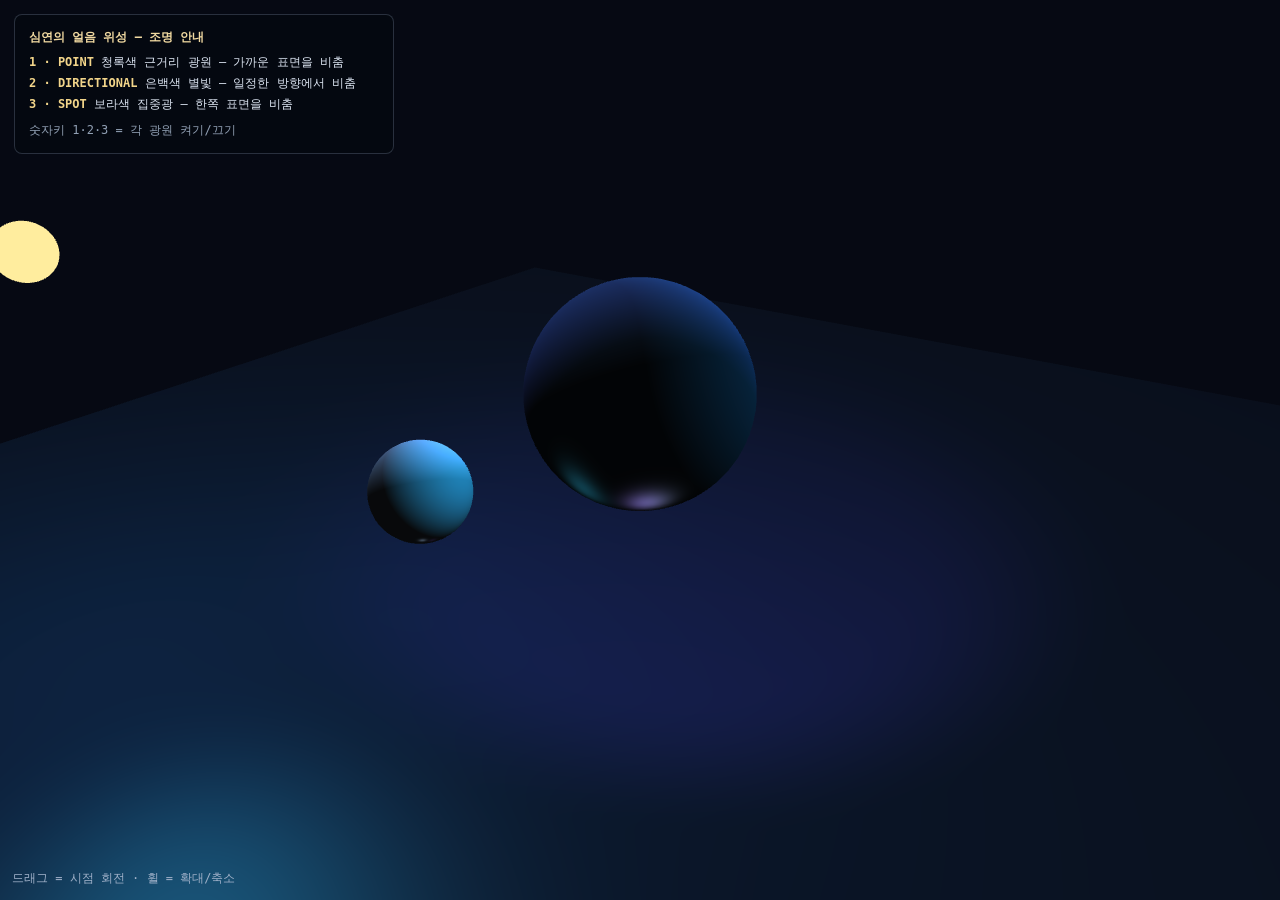
<file: week5/task2-original-shapes-sphere-final.html>
<!DOCTYPE html>
<html lang="ko">
<head>
<meta charset="utf-8">
<meta name="viewport" content="width=device-width, initial-scale=1">
<title>5주차 실습 2 — 세 광원의 밤</title>
<style>
  html, body { margin: 0; height: 100%; overflow: hidden; background: #0b0f16; }
  canvas { display: block; width: 100vw; height: 100vh; touch-action: none; }
  #hint { position: fixed; left: 12px; bottom: 12px; margin: 0;
          color: #9fb0c8; font: 12px/1.6 ui-monospace, Menlo, Consolas, monospace; }
  #lighting-info {
    position: fixed; top: 14px; left: 14px; z-index: 5;
    width: min(350px, calc(100vw - 52px));
    padding: 12px 14px; border: 1px solid rgba(150, 170, 195, 0.25);
    border-radius: 8px; background: rgba(5, 9, 17, 0.86);
    color: #dce5f2; font: 12px/1.75 ui-monospace, Menlo, Consolas, monospace;
    pointer-events: none;
  }
  #lighting-info .heading { color: #f0d9a1; font-weight: 700; margin-bottom: 4px; }
  #lighting-info .key { color: #f2d58a; font-weight: 700; }
  #lighting-info .muted { color: #91a0b4; margin-top: 5px; }
</style>
</head>
<body>
<canvas id="glcanvas"></canvas>
<div id="lighting-info">
  <div class="heading">심연의 얼음 위성 — 조명 안내</div>
  <div><span class="key">1 · POINT</span> 청록색 근거리 광원 — 가까운 표면을 비춤</div>
  <div><span class="key">2 · DIRECTIONAL</span> 은백색 별빛 — 일정한 방향에서 비춤</div>
  <div><span class="key">3 · SPOT</span> 보라색 집중광 — 한쪽 표면을 비춤</div>
  <div class="muted">숫자키 1·2·3 = 각 광원 켜기/끄기</div>
</div>
<p id="hint">드래그 = 시점 회전 · 휠 = 확대/축소</p>

<script>
/* ============================================================================
   5주차 실습 1 — 출발점 파일

   3주차·4주차에서 만든 것이 이미 들어 있습니다.
     · 바닥 + 행성 + 달이 있는 3차원 장면
     · 모델 / 뷰 / 투영 행렬
     · 마우스로 도는 카메라ㄹ

   그런데 아직 **빛이 없습니다.** 모든 면이 같은 색이라 공이 납작한 원으로 보입니다.
   강의 자료의 「실습 1」 을 보며 단계별로 조명을 넣어 나가세요.

   고칠 곳에는 모두  ★ 단계 N  표시가 붙어 있습니다.
   ============================================================================ */
'use strict';

/* ══════════════════════════════════════════════════════════════════════════
   1. 메시 만들기 — 위치 · 법선 · 인덱스
   ══════════════════════════════════════════════════════════════════════════ */

// 구: 위도 seg 단계 × 경도 seg*2 단계로 잘라 삼각형을 만든다.
// 구의 법선은 중심에서 표면으로 향하는 방향과 같으므로 위치를 정규화하면 끝난다.
function makeSphere(seg) {
  const positions = [], normals = [], indices = [];
  for (let i = 0; i <= seg; i++) {
    const phi = Math.PI * i / seg;                 // 0(북극) ~ π(남극)
    for (let j = 0; j <= seg * 2; j++) {
      const th = 2 * Math.PI * j / (seg * 2);
      const x = Math.sin(phi) * Math.cos(th);
      const y = Math.cos(phi);
      const z = Math.sin(phi) * Math.sin(th);
      positions.push(x, y, z);
      normals.push(x, y, z);                       // 반지름 1 이므로 위치 = 법선
    }
  }
  const W = seg * 2 + 1;
  for (let i = 0; i < seg; i++) {
    for (let j = 0; j < seg * 2; j++) {
      const a = i * W + j, b = a + W;
      indices.push(a, b, a + 1, a + 1, b, b + 1);
    }
  }
  return { positions: new Float32Array(positions),
           normals:   new Float32Array(normals),
           indices:   new Uint16Array(indices) };
}

// 바닥: y = 0 평면. 법선은 전부 위쪽 (0,1,0).
function makePlane(size) {
  const s = size / 2;
  return {
    positions: new Float32Array([-s,0,-s,  s,0,-s,  s,0,s,  -s,0,s]),
    normals:   new Float32Array([ 0,1,0,   0,1,0,   0,1,0,   0,1,0 ]),
    indices:   new Uint16Array([0, 1, 2, 0, 2, 3]),
  };
}

/* ══════════════════════════════════════════════════════════════════════════
   2. 버텍스 셰이더
   ══════════════════════════════════════════════════════════════════════════ */
const VS_SOURCE = `#version 300 es

layout(location=0) in vec3 aPos;
layout(location=1) in vec3 aNormal;

uniform mat4 uModel, uView, uProj;
uniform mat3 uNormalMat;              // 지금은 쓰지 않는다 — ★ 단계 5

out vec3 vWorldPos;                   // 이 픽셀이 세계 어디에 있는가
out vec3 vNormal;                     // 이 픽셀의 표면이 어디를 향하는가

void main() {
  vec4 world = uModel * vec4(aPos, 1.0);
  vWorldPos  = world.xyz;

  // ★ 단계 5 — 아래 한 줄을  vNormal = uNormalMat * aNormal;  로 바꾼다
  vNormal = uNormalMat * aNormal; // 바꾼 뒤
  // vNormal = mat3(uModel) * aNormal; // 바꾸기 전
  

  gl_Position = uProj * uView * world;
}
`;

/* ══════════════════════════════════════════════════════════════════════════
   3. 프래그먼트 셰이더 — 여기가 이번 주의 주무대입니다
   ══════════════════════════════════════════════════════════════════════════ */
const FS_SOURCE = `#version 300 es
precision highp float;

in vec3 vWorldPos;
in vec3 vNormal;

uniform vec3  uBaseColor;             // 물체 자체의 색 (반사 특성)
uniform vec3  uLightPos;              // 광원의 세계 좌표
uniform vec3  uLightColor;
uniform vec3  uViewPos;               // 카메라의 세계 좌표
uniform float uShininess;
uniform bool  uEmissive;              // 태양처럼 스스로 빛나는 물체인가

// ★ 실습 2 — 서로 다른 세 종류의 광원
uniform vec3 uPointPos;
uniform vec3 uPointColor;
uniform bool uPointOn;

uniform vec3 uDirDirection;
uniform vec3 uDirColor;
uniform bool uDirOn;

uniform vec3 uSpotPos;
uniform vec3 uSpotDirection;
uniform vec3 uSpotColor;
uniform bool uSpotOn;

out vec4 fragColor;

void main() {
  if (uEmissive) {                    // 광원 자신은 조명 계산을 하지 않는다
    fragColor = vec4(uBaseColor, 1.0);
    return;
  }

  vec3 N = normalize(vNormal);                    // 표면이 향하는 방향
  vec3 V = normalize(uViewPos - vWorldPos);       // 눈 쪽 방향

  // 환경광 — 모든 물체에 아주 약하게 적용
  vec3 ambient = 0.045 * uBaseColor;
  vec3 result = ambient;

  // 1. Point Light — 원래 움직이던 노란 구체 위치의 따뜻한 광원
  if (uPointOn) {
    vec3 L = normalize(uPointPos - vWorldPos);
    float diff = max(dot(N, L), 0.0);
    vec3 diffuse = diff * uBaseColor * uPointColor;

    vec3 R = reflect(-L, N);
    float spec = pow(max(dot(R, V), 0.0), uShininess);
    vec3 specular = spec * uPointColor * 0.45;

    float d = length(uPointPos - vWorldPos);
    float att = 1.0 / (1.0 + 0.025 * d + 0.018 * d * d);
    result += (diffuse + specular) * att;
  }

  // 2. Directional Light — 멀리서 들어오는 차가운 별빛
  if (uDirOn) {
    vec3 L = normalize(-uDirDirection);
    float diff = max(dot(N, L), 0.0);
    vec3 diffuse = diff * uBaseColor * uDirColor;

    vec3 R = reflect(-L, N);
    float spec = pow(max(dot(R, V), 0.0), uShininess);
    vec3 specular = spec * uDirColor * 0.30;

    result += diffuse * 0.58 + specular;
  }

  // 3. Spot Light — 보라색으로 특정 영역을 비추는 집중광
  if (uSpotOn) {
    vec3 L = normalize(uSpotPos - vWorldPos);
    float diff = max(dot(N, L), 0.0);
    vec3 diffuse = diff * uBaseColor * uSpotColor;

    vec3 R = reflect(-L, N);
    float spec = pow(max(dot(R, V), 0.0), uShininess);
    vec3 specular = spec * uSpotColor * 0.40;

    float d = length(uSpotPos - vWorldPos);
    float att = 1.0 / (1.0 + 0.025 * d + 0.018 * d * d);
    float cone = dot(normalize(-L), normalize(uSpotDirection));
    float spotFactor = smoothstep(0.78, 0.94, cone);

    result += (diffuse + specular) * att * spotFactor;
  }

  fragColor = vec4(result, 1.0);
}
`;

/* ══════════════════════════════════════════════════════════════════════════
   4. 4×4 행렬 도구 (열 우선)
   ══════════════════════════════════════════════════════════════════════════ */
const Mat4 = {
  identity: function () {
    return new Float32Array([1,0,0,0, 0,1,0,0, 0,0,1,0, 0,0,0,1]);
  },
  multiply: function (a, b) {                     // a * b
    const o = new Float32Array(16);
    for (let c = 0; c < 4; c++) {
      for (let r = 0; r < 4; r++) {
        let s = 0;
        for (let k = 0; k < 4; k++) s += a[k * 4 + r] * b[c * 4 + k];
        o[c * 4 + r] = s;
      }
    }
    return o;
  },
  translate: function (x, y, z) {
    const m = Mat4.identity(); m[12] = x; m[13] = y; m[14] = z; return m;
  },
  scale: function (x, y, z) {
    const m = Mat4.identity(); m[0] = x; m[5] = y; m[10] = z; return m;
  },
  rotateY: function (r) {
    const m = Mat4.identity(), c = Math.cos(r), s = Math.sin(r);
    m[0] = c; m[2] = -s; m[8] = s; m[10] = c; return m;
  },
  perspective: function (fovy, aspect, near, far) {
    const f = 1 / Math.tan(fovy / 2), nf = 1 / (near - far);
    return new Float32Array([f / aspect,0,0,0, 0,f,0,0,
                             0,0,(far + near) * nf,-1, 0,0,2 * far * near * nf,0]);
  },
  lookAt: function (eye, center, up) {
    let zx = eye[0]-center[0], zy = eye[1]-center[1], zz = eye[2]-center[2];
    const zl = Math.hypot(zx, zy, zz) || 1; zx/=zl; zy/=zl; zz/=zl;
    let xx = up[1]*zz - up[2]*zy, xy = up[2]*zx - up[0]*zz, xz = up[0]*zy - up[1]*zx;
    const xl = Math.hypot(xx, xy, xz) || 1; xx/=xl; xy/=xl; xz/=xl;
    const yx = zy*xz - zz*xy, yy = zz*xx - zx*xz, yz = zx*xy - zy*xx;
    return new Float32Array([
      xx,yx,zx,0, xy,yy,zy,0, xz,yz,zz,0,
      -(xx*eye[0]+xy*eye[1]+xz*eye[2]),
      -(yx*eye[0]+yy*eye[1]+yz*eye[2]),
      -(zx*eye[0]+zy*eye[1]+zz*eye[2]), 1]);
  },
  // 법선 행렬 = transpose(inverse(model)) 의 좌상단 3×3
  normalFromMat4: function (m) {
    const a00=m[0],a01=m[1],a02=m[2], a10=m[4],a11=m[5],a12=m[6],
          a20=m[8],a21=m[9],a22=m[10];
    const b01 =  a22*a11 - a12*a21, b11 = -a22*a10 + a12*a20, b21 = a21*a10 - a11*a20;
    let det = a00*b01 + a01*b11 + a02*b21;
    if (!det) return new Float32Array([1,0,0, 0,1,0, 0,0,1]);
    det = 1 / det;
    return new Float32Array([
      b01*det, (-a22*a01 + a02*a21)*det, ( a12*a01 - a02*a11)*det,
      b11*det, ( a22*a00 - a02*a20)*det, (-a12*a00 + a02*a10)*det,
      b21*det, (-a21*a00 + a01*a20)*det, ( a11*a00 - a01*a10)*det]);
  },
};

/* ══════════════════════════════════════════════════════════════════════════
   5. WebGL 준비
   ══════════════════════════════════════════════════════════════════════════ */
const canvas = document.getElementById('glcanvas');
const gl = canvas.getContext('webgl2');
if (!gl) {
  document.body.innerHTML =
    '<p style="color:#fff;font:16px sans-serif;padding:2rem">' +
    'WebGL2 를 사용할 수 없습니다. 최신 Chrome 또는 Edge 로 열어 주세요.</p>';
  throw new Error('no webgl2');
}

function compileShader(type, source) {
  const s = gl.createShader(type);
  gl.shaderSource(s, source);
  gl.compileShader(s);
  if (!gl.getShaderParameter(s, gl.COMPILE_STATUS)) {
    const kind = (type === gl.VERTEX_SHADER) ? '버텍스' : '프래그먼트';
    throw new Error(kind + ' 셰이더 오류\n' + gl.getShaderInfoLog(s));
  }
  return s;
}
function createProgram(vsSource, fsSource) {
  const p = gl.createProgram();
  gl.attachShader(p, compileShader(gl.VERTEX_SHADER, vsSource));
  gl.attachShader(p, compileShader(gl.FRAGMENT_SHADER, fsSource));
  gl.linkProgram(p);
  if (!gl.getProgramParameter(p, gl.LINK_STATUS)) {
    throw new Error('링크 오류\n' + gl.getProgramInfoLog(p));
  }
  return p;
}
const program = createProgram(VS_SOURCE, FS_SOURCE);

// uniform 의 위치를 이름으로 한 번만 찾아 둔다
const U = {};
[
  'uModel','uView','uProj','uNormalMat','uBaseColor','uLightPos','uLightColor',
  'uViewPos','uShininess','uEmissive',
  'uPointPos','uPointColor','uPointOn',
  'uDirDirection','uDirColor','uDirOn',
  'uSpotPos','uSpotDirection','uSpotColor','uSpotOn'
].forEach(function (n) {
  U[n] = gl.getUniformLocation(program, n);
});

// 광원 ON/OFF 상태 — 숫자키 1, 2, 3으로 각각 전환
let pointOn = true;
let dirOn = true;
let spotOn = true;

window.addEventListener('keydown', function (e) {
  if (e.key === '1') pointOn = !pointOn;
  if (e.key === '2') dirOn = !dirOn;
  if (e.key === '3') spotOn = !spotOn;
});

function createMesh(mesh) {
  const vao = gl.createVertexArray();
  gl.bindVertexArray(vao);
  function attribute(data, location, size) {
    const buf = gl.createBuffer();
    gl.bindBuffer(gl.ARRAY_BUFFER, buf);
    gl.bufferData(gl.ARRAY_BUFFER, data, gl.STATIC_DRAW);
    gl.enableVertexAttribArray(location);
    gl.vertexAttribPointer(location, size, gl.FLOAT, false, 0, 0);
  }
  attribute(mesh.positions, 0, 3);      // location 0 ← aPos
  attribute(mesh.normals,   1, 3);      // location 1 ← aNormal
  const ibo = gl.createBuffer();
  gl.bindBuffer(gl.ELEMENT_ARRAY_BUFFER, ibo);
  gl.bufferData(gl.ELEMENT_ARRAY_BUFFER, mesh.indices, gl.STATIC_DRAW);
  gl.bindVertexArray(null);
  return { vao: vao, count: mesh.indices.length };
}

const sphere = createMesh(makeSphere(32));
const plane  = createMesh(makePlane(16));

gl.enable(gl.DEPTH_TEST);

/* ══════════════════════════════════════════════════════════════════════════
   6. 마우스로 도는 카메라
   ══════════════════════════════════════════════════════════════════════════ */
const cam = { yaw: 0.6, pitch: 0.42, dist: 11 };
let dragging = false, lastX = 0, lastY = 0;

canvas.addEventListener('pointerdown', function (e) {
  dragging = true; lastX = e.clientX; lastY = e.clientY;
  canvas.setPointerCapture(e.pointerId);
});
canvas.addEventListener('pointermove', function (e) {
  if (!dragging) return;
  cam.yaw   += (e.clientX - lastX) * 0.008;
  cam.pitch += (e.clientY - lastY) * 0.006;
  cam.pitch  = Math.max(-1.3, Math.min(1.4, cam.pitch));
  lastX = e.clientX; lastY = e.clientY;
});
canvas.addEventListener('pointerup', function (e) {
  dragging = false; canvas.releasePointerCapture(e.pointerId);
});
canvas.addEventListener('wheel', function (e) {
  e.preventDefault();
  cam.dist = Math.max(3, Math.min(40, cam.dist * (1 + e.deltaY * 0.001)));
}, { passive: false });

/* ══════════════════════════════════════════════════════════════════════════
   7. 매 프레임 그린다
   ══════════════════════════════════════════════════════════════════════════ */
const startTime = performance.now();

// 물체 하나를 그리는 함수. 모델 행렬과 재질만 바꿔 여러 번 부른다.
function draw(mesh, model, color, shininess, emissive) {
  gl.uniformMatrix4fv(U.uModel, false, model);
  gl.uniformMatrix3fv(U.uNormalMat, false, Mat4.normalFromMat4(model));
  gl.uniform3fv(U.uBaseColor, color);
  gl.uniform1f(U.uShininess, shininess);
  gl.uniform1i(U.uEmissive, emissive ? 1 : 0);
  gl.bindVertexArray(mesh.vao);
  gl.drawElements(gl.TRIANGLES, mesh.count, gl.UNSIGNED_SHORT, 0);
}

function render() {
  const dpr = window.devicePixelRatio || 1;
  const w = Math.floor(canvas.clientWidth * dpr);
  const h = Math.floor(canvas.clientHeight * dpr);
  if (canvas.width !== w || canvas.height !== h) { canvas.width = w; canvas.height = h; }
  gl.viewport(0, 0, canvas.width, canvas.height);

  gl.clearColor(0.025, 0.035, 0.075, 1.0);
  gl.clear(gl.COLOR_BUFFER_BIT | gl.DEPTH_BUFFER_BIT);

  const t = (performance.now() - startTime) / 1000;

  // 카메라
  const cp = Math.cos(cam.pitch), sp = Math.sin(cam.pitch);
  const eye = [Math.sin(cam.yaw) * cp * cam.dist,
               sp * cam.dist + 1.0,
               Math.cos(cam.yaw) * cp * cam.dist];
  const view = Mat4.lookAt(eye, [0, 1.0, 0], [0, 1, 0]);
  const proj = Mat4.perspective(Math.PI / 4, canvas.width / canvas.height, 0.1, 200);

  // 광원 — 세 가지 조명을 사용하며 광원 자체는 별도 물체로 추가하지 않는다.
  // Point Light는 기존 노란 구체의 위치를 그대로 사용한다.
  const lightPos = [Math.cos(t * 0.4) * 5.0, 3.6, Math.sin(t * 0.4) * 5.0];
  const spotPos = [2.5, 5.0, 2.5];

  gl.useProgram(program);                       // ← uniform 을 넣기 전에 반드시 먼저!
  gl.uniformMatrix4fv(U.uView, false, view);
  gl.uniformMatrix4fv(U.uProj, false, proj);
  gl.uniform3fv(U.uLightPos, lightPos);
  gl.uniform3f(U.uLightColor, 1.0, 0.78, 0.55);
  gl.uniform3fv(U.uViewPos, eye);

  // 1. 따뜻한 청록-청색 계열 Point Light
  gl.uniform3fv(U.uPointPos, lightPos);
  gl.uniform3f(U.uPointColor, 0.18, 0.78, 0.95);
  gl.uniform1i(U.uPointOn, pointOn ? 1 : 0);

  // 2. 차가운 은백색 Directional Light
  gl.uniform3f(U.uDirDirection, -0.65, -1.0, -0.35);
  gl.uniform3f(U.uDirColor, 0.68, 0.82, 1.0);
  gl.uniform1i(U.uDirOn, dirOn ? 1 : 0);

  // 3. 보라색 Spot Light
  gl.uniform3fv(U.uSpotPos, spotPos);
  gl.uniform3f(U.uSpotDirection, -0.35, -1.0, -0.45);
  gl.uniform3f(U.uSpotColor, 0.58, 0.30, 0.95);
  gl.uniform1i(U.uSpotOn, spotOn ? 1 : 0);

  // 바닥
  draw(plane, Mat4.identity(), [0.10, 0.13, 0.20], 10, false);

  // 행성 — 가운데에 떠서 천천히 돈다 (균등 스케일로 구형 유지)
  let m = Mat4.multiply(Mat4.translate(0, 1.6, 0), Mat4.rotateY(t * 0.3));
  m = Mat4.multiply(m, Mat4.scale(1.15, 1.15, 1.15)); // 균등 스케일: 완전한 구
  draw(sphere, m, [0.20, 0.34, 0.48], 12, false);

  // 달 — 행성 둘레를 돈다
  let mm = Mat4.multiply(Mat4.translate(0, 1.6, 0), Mat4.rotateY(t * 0.9));
  mm = Mat4.multiply(mm, Mat4.translate(2.8, 0, 0));
  mm = Mat4.multiply(mm, Mat4.scale(0.42, 0.42, 0.42));
  draw(sphere, mm, [0.68, 0.80, 0.94], 96, false);

  // 광원 위치 표시 — 기존 task1의 세 번째 구체를 그대로 유지
  // 다른 두 광원은 조명 계산에만 참여하며 별도의 표시 구체를 만들지 않는다.
  // 광원 위치 표시 — 조명 ON/OFF와 관계없이 항상 표시
  let ml = Mat4.multiply(
      Mat4.translate(lightPos[0], lightPos[1], lightPos[2]),
      Mat4.scale(0.22, 0.22, 0.22)
  );
draw(sphere, ml, [1.0, 0.93, 0.62], 1, true);

  gl.bindVertexArray(null);
  requestAnimationFrame(render);
}
requestAnimationFrame(render);
</script>
</body>
</html>
</file>
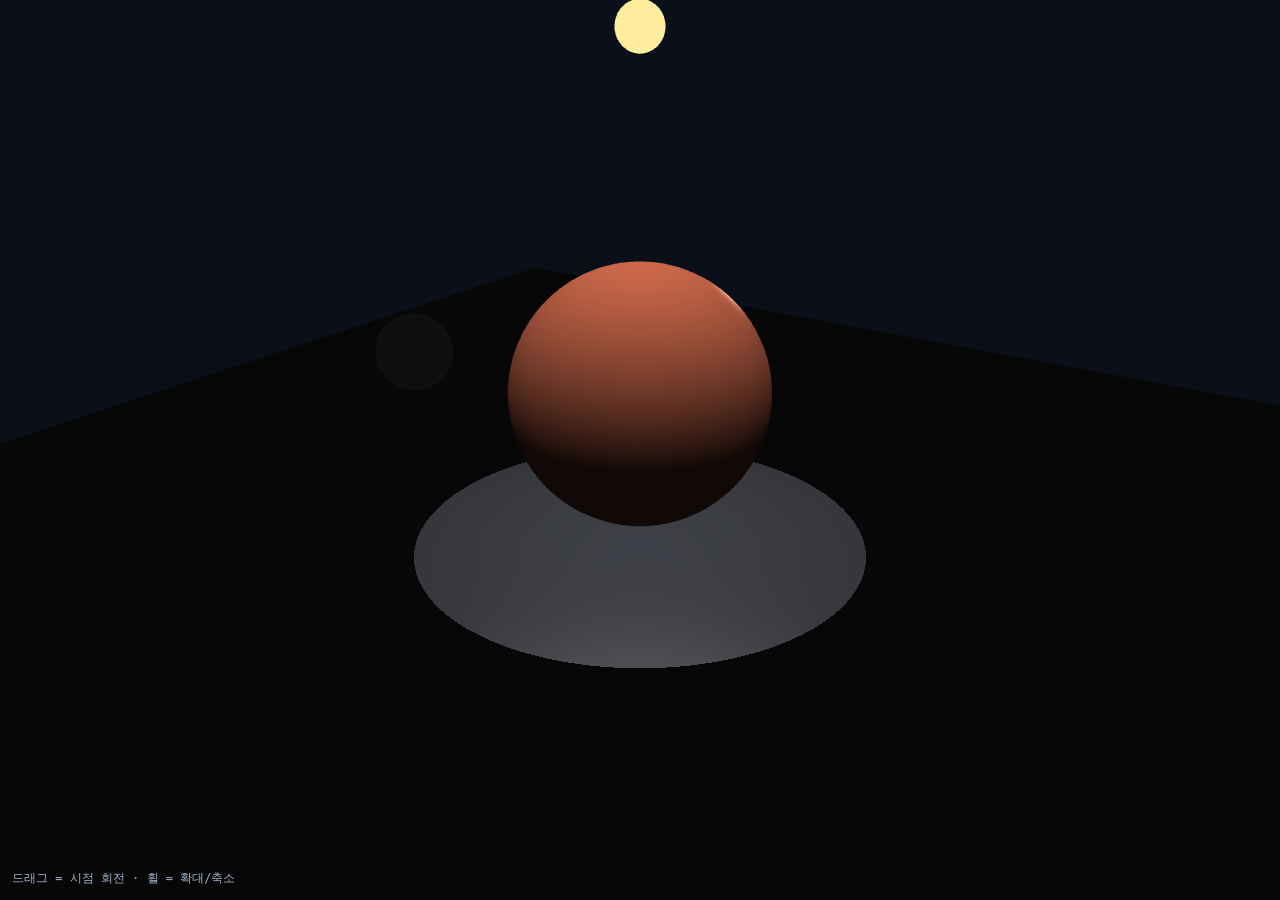
<file: week5/w5-start (1).html>
<!DOCTYPE html>
<html lang="ko">
<head>
<meta charset="utf-8">
<meta name="viewport" content="width=device-width, initial-scale=1">
<title>5주차 실습 1 — 출발점</title>
<style>
  html, body { margin: 0; height: 100%; overflow: hidden; background: #0b0f16; }
  canvas { display: block; width: 100vw; height: 100vh; touch-action: none; }
  #hint { position: fixed; left: 12px; bottom: 12px; margin: 0;
          color: #9fb0c8; font: 12px/1.6 ui-monospace, Menlo, Consolas, monospace; }
</style>
</head>
<body>
<canvas id="glcanvas"></canvas>
<p id="hint">드래그 = 시점 회전 · 휠 = 확대/축소</p>

<script>
/* ============================================================================
   5주차 실습 1 — 출발점 파일

   3주차·4주차에서 만든 것이 이미 들어 있습니다.
     · 바닥 + 행성 + 달이 있는 3차원 장면
     · 모델 / 뷰 / 투영 행렬
     · 마우스로 도는 카메라

   그런데 아직 **빛이 없습니다.** 모든 면이 같은 색이라 공이 납작한 원으로 보입니다.
   강의 자료의 「실습 1」 을 보며 단계별로 조명을 넣어 나가세요.

   고칠 곳에는 모두  ★ 단계 N  표시가 붙어 있습니다.
   ============================================================================ */
'use strict';

/* ══════════════════════════════════════════════════════════════════════════
   1. 메시 만들기 — 위치 · 법선 · 인덱스
   ══════════════════════════════════════════════════════════════════════════ */

// 구: 위도 seg 단계 × 경도 seg*2 단계로 잘라 삼각형을 만든다.
// 구의 법선은 중심에서 표면으로 향하는 방향과 같으므로 위치를 정규화하면 끝난다.
function makeSphere(seg) {
  const positions = [], normals = [], indices = [];
  for (let i = 0; i <= seg; i++) {
    const phi = Math.PI * i / seg;                 // 0(북극) ~ π(남극)
    for (let j = 0; j <= seg * 2; j++) {
      const th = 2 * Math.PI * j / (seg * 2);
      const x = Math.sin(phi) * Math.cos(th);
      const y = Math.cos(phi);
      const z = Math.sin(phi) * Math.sin(th);
      positions.push(x, y, z);
      normals.push(x, y, z);                       // 반지름 1 이므로 위치 = 법선
    }
  }
  const W = seg * 2 + 1;
  for (let i = 0; i < seg; i++) {
    for (let j = 0; j < seg * 2; j++) {
      const a = i * W + j, b = a + W;
      indices.push(a, b, a + 1, a + 1, b, b + 1);
    }
  }
  return { positions: new Float32Array(positions),
           normals:   new Float32Array(normals),
           indices:   new Uint16Array(indices) };
}

// 바닥: y = 0 평면. 법선은 전부 위쪽 (0,1,0).
function makePlane(size) {
  const s = size / 2;
  return {
    positions: new Float32Array([-s,0,-s,  s,0,-s,  s,0,s,  -s,0,s]),
    normals:   new Float32Array([ 0,1,0,   0,1,0,   0,1,0,   0,1,0 ]),
    indices:   new Uint16Array([0, 1, 2, 0, 2, 3]),
  };
}

/* ══════════════════════════════════════════════════════════════════════════
   2. 버텍스 셰이더
   ══════════════════════════════════════════════════════════════════════════ */
const VS_SOURCE = `#version 300 es

layout(location=0) in vec3 aPos;
layout(location=1) in vec3 aNormal;

uniform mat4 uModel, uView, uProj;
uniform mat3 uNormalMat;              // 지금은 쓰지 않는다 — ★ 단계 5

out vec3 vWorldPos;                   // 이 픽셀이 세계 어디에 있는가
out vec3 vNormal;                     // 이 픽셀의 표면이 어디를 향하는가

void main() {
  vec4 world = uModel * vec4(aPos, 1.0);
  vWorldPos  = world.xyz;

  // ★ 단계 5 — 아래 한 줄을  vNormal = uNormalMat * aNormal;  로 바꾼다
  // vNormal = mat3(uModel) * aNormal;
  vNormal = uNormalMat * aNormal;

  gl_Position = uProj * uView * world;
}
`;

/* ══════════════════════════════════════════════════════════════════════════
   3. 프래그먼트 셰이더 — 여기가 이번 주의 주무대입니다
   ══════════════════════════════════════════════════════════════════════════ */
const FS_SOURCE = `#version 300 es
precision highp float;

in vec3 vWorldPos;
in vec3 vNormal;

uniform vec3  uBaseColor;             // 물체 자체의 색 (반사 특성)
uniform vec3  uLightPos;              // 광원의 세계 좌표
uniform vec3  uLightColor;
uniform vec3  uViewPos;               // 카메라의 세계 좌표
uniform float uShininess;
uniform bool  uEmissive;              // 태양처럼 스스로 빛나는 물체인가

out vec4 fragColor;

void main() {
  if (uEmissive) {                    // 광원 자신은 조명 계산을 하지 않는다
    fragColor = vec4(uBaseColor, 1.0);
    return;
  }

  vec3 N = normalize(vNormal);                    // 표면이 향하는 방향
  // vec3 L = normalize(vec3(0.4, 0.8, 0.5)); // Directional
  vec3 L = normalize(uLightPos - vWorldPos);  //point
  vec3 V = normalize(uViewPos  - vWorldPos);      // 눈 쪽 방향

// Spot Light
vec3 spotDir = normalize(vec3(0.0, -1.0, 0.0));
vec3 lightToFrag = normalize(vWorldPos - uLightPos);

float theta = dot(lightToFrag, spotDir);
float cutoff = cos(radians(25.0));

float spot = step(cutoff, theta);

  // ──────────────────────────────────────────────────────────────────────
  //  ★ 단계 1~4 — 아래에 세 항을 하나씩 더해 갑니다.
  //
  //   단계 1 (확산광)  vec3 diffuse = max(dot(N, L), 0.0) * uBaseColor * uLightColor;
  //   단계 2 (환경광)  vec3 ambient = 0.08 * uBaseColor;
  //   단계 3 (정반사)  vec3 R = reflect(-L, N);
  //                    vec3 specular = pow(max(dot(R, V), 0.0), uShininess) * uLightColor * 0.5;
  //   단계 4 (감쇠)    float d = length(uLightPos - vWorldPos);
  //                    float att = 1.0 / (1.0 + 0.02 * d * d);
  //
  //  그리고 아래 한 줄을  fragColor = vec4(ambient + (diffuse + specular) * att, 1.0);
  //  처럼 바꿉니다.
  // ──────────────────────────────────────────────────────────────────────

  //  단계 1 (확산광)
  vec3 diffuse = max(dot(N, L), 0.0) * uBaseColor * uLightColor;
  fragColor = vec4(diffuse, 1.0);

  // 단계 2 (환경광)
  vec3 ambient = 0.08 * uBaseColor;
  fragColor = vec4(ambient + diffuse, 1.0);

  // 단계 3 (정반사)
  vec3 R = reflect(-L, N);
  vec3 specular = pow(max(dot(R, V), 0.0), uShininess) * uLightColor * 0.5;
  fragColor = vec4(ambient + diffuse + specular, 1.0);

  // 단계 4 (거리감쇠)
  float d   = length(uLightPos - vWorldPos);
  float att = 1.0 / (1.0 + 0.02 * d * d);
  fragColor = vec4(ambient + (diffuse + specular) * att * spot, 1.0);


}
`;

/* ══════════════════════════════════════════════════════════════════════════
   4. 4×4 행렬 도구 (열 우선)
   ══════════════════════════════════════════════════════════════════════════ */
const Mat4 = {
  identity: function () {
    return new Float32Array([1,0,0,0, 0,1,0,0, 0,0,1,0, 0,0,0,1]);
  },
  multiply: function (a, b) {                     // a * b
    const o = new Float32Array(16);
    for (let c = 0; c < 4; c++) {
      for (let r = 0; r < 4; r++) {
        let s = 0;
        for (let k = 0; k < 4; k++) s += a[k * 4 + r] * b[c * 4 + k];
        o[c * 4 + r] = s;
      }
    }
    return o;
  },
  translate: function (x, y, z) {
    const m = Mat4.identity(); m[12] = x; m[13] = y; m[14] = z; return m;
  },
  scale: function (x, y, z) {
    const m = Mat4.identity(); m[0] = x; m[5] = y; m[10] = z; return m;
  },
  rotateY: function (r) {
    const m = Mat4.identity(), c = Math.cos(r), s = Math.sin(r);
    m[0] = c; m[2] = -s; m[8] = s; m[10] = c; return m;
  },
  perspective: function (fovy, aspect, near, far) {
    const f = 1 / Math.tan(fovy / 2), nf = 1 / (near - far);
    return new Float32Array([f / aspect,0,0,0, 0,f,0,0,
                             0,0,(far + near) * nf,-1, 0,0,2 * far * near * nf,0]);
  },
  lookAt: function (eye, center, up) {
    let zx = eye[0]-center[0], zy = eye[1]-center[1], zz = eye[2]-center[2];
    const zl = Math.hypot(zx, zy, zz) || 1; zx/=zl; zy/=zl; zz/=zl;
    let xx = up[1]*zz - up[2]*zy, xy = up[2]*zx - up[0]*zz, xz = up[0]*zy - up[1]*zx;
    const xl = Math.hypot(xx, xy, xz) || 1; xx/=xl; xy/=xl; xz/=xl;
    const yx = zy*xz - zz*xy, yy = zz*xx - zx*xz, yz = zx*xy - zy*xx;
    return new Float32Array([
      xx,yx,zx,0, xy,yy,zy,0, xz,yz,zz,0,
      -(xx*eye[0]+xy*eye[1]+xz*eye[2]),
      -(yx*eye[0]+yy*eye[1]+yz*eye[2]),
      -(zx*eye[0]+zy*eye[1]+zz*eye[2]), 1]);
  },
  // 법선 행렬 = transpose(inverse(model)) 의 좌상단 3×3
  normalFromMat4: function (m) {
    const a00=m[0],a01=m[1],a02=m[2], a10=m[4],a11=m[5],a12=m[6],
          a20=m[8],a21=m[9],a22=m[10];
    const b01 =  a22*a11 - a12*a21, b11 = -a22*a10 + a12*a20, b21 = a21*a10 - a11*a20;
    let det = a00*b01 + a01*b11 + a02*b21;
    if (!det) return new Float32Array([1,0,0, 0,1,0, 0,0,1]);
    det = 1 / det;
    return new Float32Array([
      b01*det, (-a22*a01 + a02*a21)*det, ( a12*a01 - a02*a11)*det,
      b11*det, ( a22*a00 - a02*a20)*det, (-a12*a00 + a02*a10)*det,
      b21*det, (-a21*a00 + a01*a20)*det, ( a11*a00 - a01*a10)*det]);
  },
};

/* ══════════════════════════════════════════════════════════════════════════
   5. WebGL 준비
   ══════════════════════════════════════════════════════════════════════════ */
const canvas = document.getElementById('glcanvas');
const gl = canvas.getContext('webgl2');
if (!gl) {
  document.body.innerHTML =
    '<p style="color:#fff;font:16px sans-serif;padding:2rem">' +
    'WebGL2 를 사용할 수 없습니다. 최신 Chrome 또는 Edge 로 열어 주세요.</p>';
  throw new Error('no webgl2');
}

function compileShader(type, source) {
  const s = gl.createShader(type);
  gl.shaderSource(s, source);
  gl.compileShader(s);
  if (!gl.getShaderParameter(s, gl.COMPILE_STATUS)) {
    const kind = (type === gl.VERTEX_SHADER) ? '버텍스' : '프래그먼트';
    throw new Error(kind + ' 셰이더 오류\n' + gl.getShaderInfoLog(s));
  }
  return s;
}
function createProgram(vsSource, fsSource) {
  const p = gl.createProgram();
  gl.attachShader(p, compileShader(gl.VERTEX_SHADER, vsSource));
  gl.attachShader(p, compileShader(gl.FRAGMENT_SHADER, fsSource));
  gl.linkProgram(p);
  if (!gl.getProgramParameter(p, gl.LINK_STATUS)) {
    throw new Error('링크 오류\n' + gl.getProgramInfoLog(p));
  }
  return p;
}
const program = createProgram(VS_SOURCE, FS_SOURCE);

// uniform 의 위치를 이름으로 한 번만 찾아 둔다
const U = {};
['uModel','uView','uProj','uNormalMat','uBaseColor','uLightPos','uLightColor',
 'uViewPos','uShininess','uEmissive'].forEach(function (n) {
  U[n] = gl.getUniformLocation(program, n);
});

function createMesh(mesh) {
  const vao = gl.createVertexArray();
  gl.bindVertexArray(vao);
  function attribute(data, location, size) {
    const buf = gl.createBuffer();
    gl.bindBuffer(gl.ARRAY_BUFFER, buf);
    gl.bufferData(gl.ARRAY_BUFFER, data, gl.STATIC_DRAW);
    gl.enableVertexAttribArray(location);
    gl.vertexAttribPointer(location, size, gl.FLOAT, false, 0, 0);
  }
  attribute(mesh.positions, 0, 3);      // location 0 ← aPos
  attribute(mesh.normals,   1, 3);      // location 1 ← aNormal
  const ibo = gl.createBuffer();
  gl.bindBuffer(gl.ELEMENT_ARRAY_BUFFER, ibo);
  gl.bufferData(gl.ELEMENT_ARRAY_BUFFER, mesh.indices, gl.STATIC_DRAW);
  gl.bindVertexArray(null);
  return { vao: vao, count: mesh.indices.length };
}

const sphere = createMesh(makeSphere(32));
const plane  = createMesh(makePlane(16));

gl.enable(gl.DEPTH_TEST);

/* ══════════════════════════════════════════════════════════════════════════
   6. 마우스로 도는 카메라
   ══════════════════════════════════════════════════════════════════════════ */
const cam = { yaw: 0.6, pitch: 0.42, dist: 11 };
let dragging = false, lastX = 0, lastY = 0;

canvas.addEventListener('pointerdown', function (e) {
  dragging = true; lastX = e.clientX; lastY = e.clientY;
  canvas.setPointerCapture(e.pointerId);
});
canvas.addEventListener('pointermove', function (e) {
  if (!dragging) return;
  cam.yaw   += (e.clientX - lastX) * 0.008;
  cam.pitch += (e.clientY - lastY) * 0.006;
  cam.pitch  = Math.max(-1.3, Math.min(1.4, cam.pitch));
  lastX = e.clientX; lastY = e.clientY;
});
canvas.addEventListener('pointerup', function (e) {
  dragging = false; canvas.releasePointerCapture(e.pointerId);
});
canvas.addEventListener('wheel', function (e) {
  e.preventDefault();
  cam.dist = Math.max(3, Math.min(40, cam.dist * (1 + e.deltaY * 0.001)));
}, { passive: false });

/* ══════════════════════════════════════════════════════════════════════════
   7. 매 프레임 그린다
   ══════════════════════════════════════════════════════════════════════════ */
const startTime = performance.now();

// 물체 하나를 그리는 함수. 모델 행렬과 재질만 바꿔 여러 번 부른다.
function draw(mesh, model, color, shininess, emissive) {
  gl.uniformMatrix4fv(U.uModel, false, model);
  gl.uniformMatrix3fv(U.uNormalMat, false, Mat4.normalFromMat4(model));
  gl.uniform3fv(U.uBaseColor, color);
  gl.uniform1f(U.uShininess, shininess);
  gl.uniform1i(U.uEmissive, emissive ? 1 : 0);
  gl.bindVertexArray(mesh.vao);
  gl.drawElements(gl.TRIANGLES, mesh.count, gl.UNSIGNED_SHORT, 0);
}

function render() {
  const dpr = window.devicePixelRatio || 1;
  const w = Math.floor(canvas.clientWidth * dpr);
  const h = Math.floor(canvas.clientHeight * dpr);
  if (canvas.width !== w || canvas.height !== h) { canvas.width = w; canvas.height = h; }
  gl.viewport(0, 0, canvas.width, canvas.height);

  gl.clearColor(0.04, 0.06, 0.10, 1.0);
  gl.clear(gl.COLOR_BUFFER_BIT | gl.DEPTH_BUFFER_BIT);

  const t = (performance.now() - startTime) / 1000;

  // 카메라
  const cp = Math.cos(cam.pitch), sp = Math.sin(cam.pitch);
  const eye = [Math.sin(cam.yaw) * cp * cam.dist,
               sp * cam.dist + 1.0,
               Math.cos(cam.yaw) * cp * cam.dist];
  const view = Mat4.lookAt(eye, [0, 1.0, 0], [0, 1, 0]);
  const proj = Mat4.perspective(Math.PI / 4, canvas.width / canvas.height, 0.1, 200);

  // 광원 — 장면 위를 천천히 돈다
  // const lightPos = [Math.cos(t * 0.4) * 5.0, 3.6, Math.sin(t * 0.4) * 5.0];
  const lightPos = [0.0, 5.0, 0.0];

  gl.useProgram(program);                       // ← uniform 을 넣기 전에 반드시 먼저!
  gl.uniformMatrix4fv(U.uView, false, view);
  gl.uniformMatrix4fv(U.uProj, false, proj);
  gl.uniform3fv(U.uLightPos, lightPos);
  gl.uniform3f(U.uLightColor, 1.0, 0.97, 0.90);
  gl.uniform3fv(U.uViewPos, eye);

  // 바닥
  draw(plane, Mat4.identity(), [0.32, 0.34, 0.40], 8, false);

  // 행성 — 가운데에 떠서 돈다
  let m = Mat4.multiply(Mat4.translate(0, 1.6, 0), Mat4.rotateY(t * 0.3));
  m = Mat4.multiply(m, Mat4.scale(1.3, 1.3, 1.3));
  draw(sphere, m, [0.80, 0.42, 0.32], 32, false);

  // 달 — 행성 둘레를 돈다
  let mm = Mat4.multiply(Mat4.translate(0, 1.6, 0), Mat4.rotateY(t * 0.9));
  mm = Mat4.multiply(mm, Mat4.translate(2.8, 0, 0));
  mm = Mat4.multiply(mm, Mat4.scale(0.42, 0.42, 0.42));
  draw(sphere, mm, [0.72, 0.72, 0.76], 16, false);

  // 광원 위치 표시 — 스스로 빛나는 물체
  let ml = Mat4.multiply(Mat4.translate(lightPos[0], lightPos[1], lightPos[2]),
                         Mat4.scale(0.22, 0.22, 0.22));
  draw(sphere, ml, [1.0, 0.93, 0.62], 1, true);

  gl.bindVertexArray(null);
  requestAnimationFrame(render);
}
requestAnimationFrame(render);
</script>
</body>
</html>
</file>
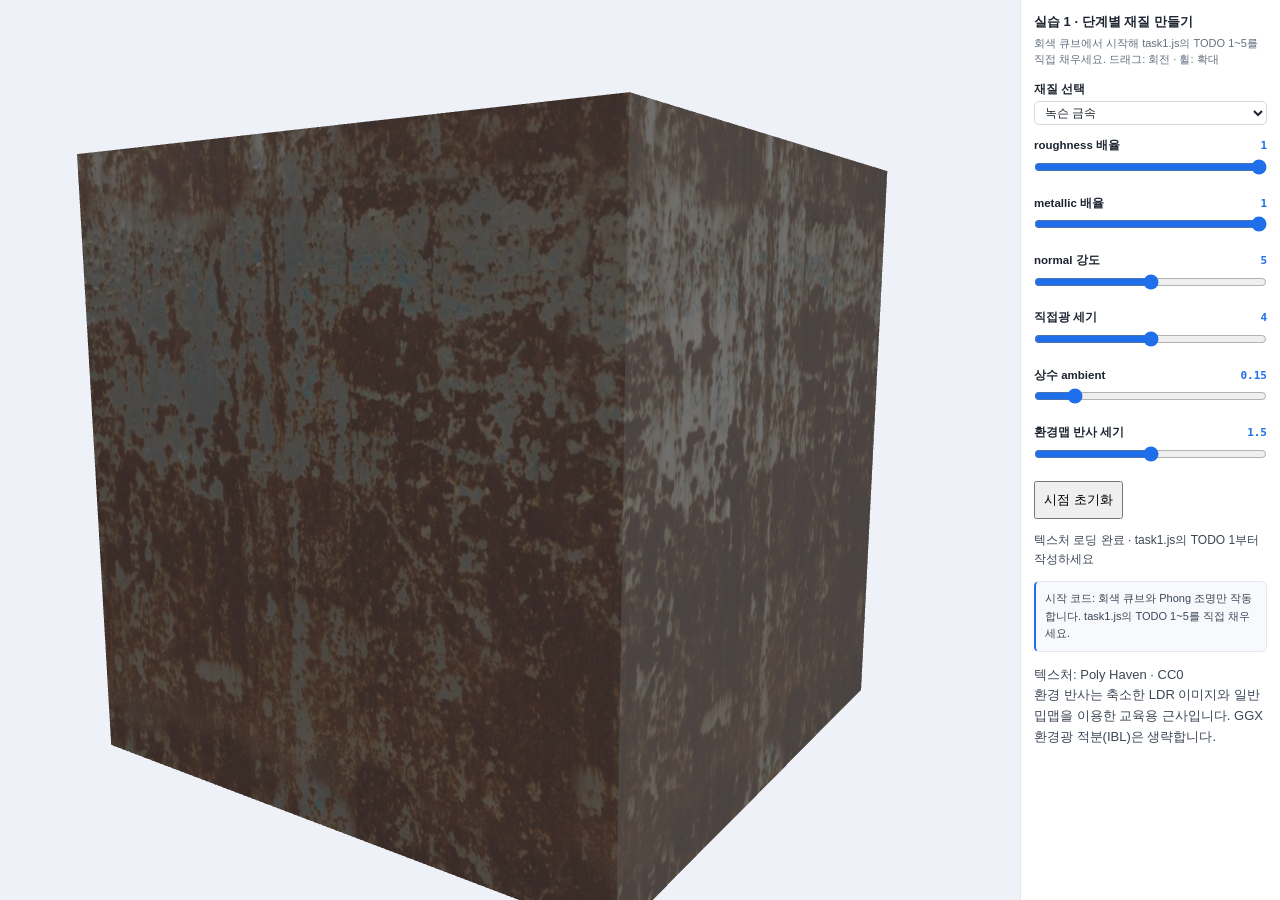
<file: week6/task1.html>
<!doctype html><html lang="ko"><head><meta charset="utf-8"><meta name="viewport" content="width=device-width,initial-scale=1"><title>실습 1 · 단계별 재질 만들기</title><link rel="stylesheet" href="demo.css"><style>
.wrap{grid-template-columns:minmax(0,1fr) 20rem;height:100vh;height:100dvh}.stage{position:relative;display:block;min-height:320px}.stage canvas{position:absolute;inset:0;width:100%;height:100%;max-height:none;max-width:none;touch-action:none}.labels{position:absolute;inset:0;display:grid;pointer-events:none}.labels span{padding:9px;font-size:12px;border:1px solid var(--d-line);color:var(--d-ink)}.labels b{background:var(--d-bg);padding:3px 5px;border-radius:4px}#status{font-size:12px}.ctl.unavailable{opacity:.45}.ctl.unavailable input,.ctl.unavailable select{cursor:not-allowed}button{padding:8px}.gallery-grid{display:grid;grid-template-columns:repeat(3,minmax(0,1fr));gap:6px}.gallery-grid button{padding:2px;border:1px solid var(--d-line);background:var(--d-bg);color:var(--d-ink);cursor:zoom-in;font-size:10px;line-height:1.2}.gallery-grid img{display:block;width:100%;aspect-ratio:1;object-fit:cover}.gallery-grid span{display:block;padding:3px}#texture-dialog{border:1px solid var(--d-line-strong);border-radius:8px;max-width:min(90vw,700px);background:var(--d-bg);color:var(--d-ink)}#texture-dialog img{display:block;max-width:100%;max-height:70vh;margin:auto} @media(max-width:800px){.wrap{display:block;height:auto}.stage{height:80vh;height:80dvh;min-height:420px}.panel{max-height:none}}
</style></head><body><div class="wrap"><div class="stage"><canvas id="cv" aria-label="드래그로 회전하고 휠로 확대하는 3D 재질 비교" tabindex="0"></canvas><div class="labels" id="labels"></div></div><aside class="panel"><h1>실습 1 · 단계별 재질 만들기</h1><p class="sub">회색 큐브에서 시작해 task1.js의 TODO 1~5를 직접 채우세요. 드래그: 회전 · 휠: 확대</p><div id="ui"></div><button id="reset">시점 초기화</button><p id="status" role="status">텍스처 로딩 중…</p><p class="note" id="note"></p><p>텍스처: Poly Haven · CC0<br>환경 반사는 축소한 LDR 이미지와 일반 밉맵을 이용한 교육용 근사입니다. GGX 환경광 적분(IBL)은 생략합니다.</p></aside></div><script src="demo.js"></script><script src="task1.js"></script></body></html>
</file>
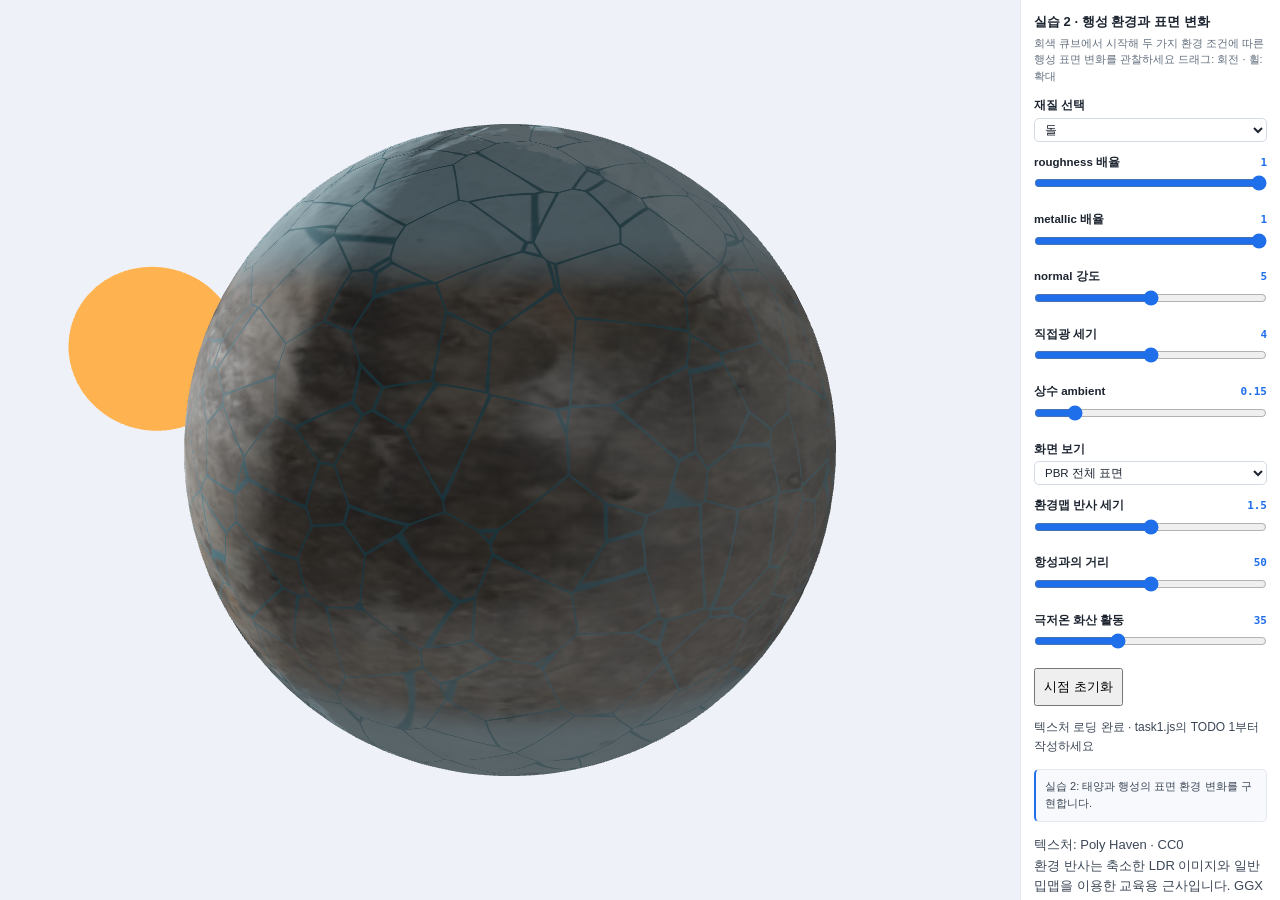
<file: week6/task2.html>
<!doctype html><html lang="ko"><head><meta charset="utf-8"><meta name="viewport" content="width=device-width,initial-scale=1"><title>9-2. 나만의 태양계에 새 행성 만들기</title><link rel="stylesheet" href="demo.css"><style>
.wrap{grid-template-columns:minmax(0,1fr) 20rem;height:100vh;height:100dvh}.stage{position:relative;display:block;min-height:320px}.stage canvas{position:absolute;inset:0;width:100%;height:100%;max-height:none;max-width:none;touch-action:none}.labels{position:absolute;inset:0;display:grid;pointer-events:none}.labels span{padding:9px;font-size:12px;border:1px solid var(--d-line);color:var(--d-ink)}.labels b{background:var(--d-bg);padding:3px 5px;border-radius:4px}#status{font-size:12px}.ctl.unavailable{opacity:.45}.ctl.unavailable input,.ctl.unavailable select{cursor:not-allowed}button{padding:8px}.gallery-grid{display:grid;grid-template-columns:repeat(3,minmax(0,1fr));gap:6px}.gallery-grid button{padding:2px;border:1px solid var(--d-line);background:var(--d-bg);color:var(--d-ink);cursor:zoom-in;font-size:10px;line-height:1.2}.gallery-grid img{display:block;width:100%;aspect-ratio:1;object-fit:cover}.gallery-grid span{display:block;padding:3px}#texture-dialog{border:1px solid var(--d-line-strong);border-radius:8px;max-width:min(90vw,700px);background:var(--d-bg);color:var(--d-ink)}#texture-dialog img{display:block;max-width:100%;max-height:70vh;margin:auto} @media(max-width:800px){.wrap{display:block;height:auto}.stage{height:80vh;height:80dvh;min-height:420px}.panel{max-height:none}}
</style></head><body><div class="wrap"><div class="stage"><canvas id="cv" aria-label="드래그로 회전하고 휠로 확대하는 3D 재질 비교" tabindex="0"></canvas><div class="labels" id="labels"></div></div><aside class="panel"><h1>실습 2 · 행성 환경과 표면 변화</h1><p class="sub">회색 큐브에서 시작해 두 가지 환경 조건에 따른 행성 표면 변화를 관찰하세요 드래그: 회전 · 휠: 확대</p><div id="ui"></div><button id="reset">시점 초기화</button><p id="status" role="status">텍스처 로딩 중…</p><p class="note" id="note"></p><p>텍스처: Poly Haven · CC0<br>환경 반사는 축소한 LDR 이미지와 일반 밉맵을 이용한 교육용 근사입니다. GGX 환경광 적분(IBL)은 생략합니다.</p></aside></div><script src="demo.js"></script><script src="task2.js"></script></body></html>
</file>
<file: week4/baseline/demo.css>
/* 강의 자료 인터랙티브 예제 공용 스타일 — 홈페이지와 같은 밝고 단정한 톤 */

/* 테마는 세 곳에서 정해진다.
   1) 강의 페이지 안에 들어가 있으면 부모의 밝은/어두운 설정 (data-theme)
   2) 단독으로 열면 OS 설정 (prefers-color-scheme)
   3) ?theme=light|dark 로 직접 지정
   그래서 밝은 값을 기본으로 두고, 어두운 값을 두 조건에 각각 다시 적어 준다. */

:root {
  --d-accent: #1f6feb;
  --d-accent-soft: #eaf1fe;
  --d-ink: #1c2430;
  --d-ink-soft: #3c4757;
  --d-muted: #64707f;
  --d-bg: #ffffff;
  --d-bg-soft: #f7f9fc;
  --d-line: #e3e8ef;
  --d-line-strong: #d3dae4;

  /* 3D 장면 — 배경과 보조선 */
  --d-canvas: #eef2f8;
  --d-grid: #cdd7e5;
  --d-axis: #7d8b9e;
  --d-ghost: #5f6b7d;
  --d-hint: #97a4b5;

  /* 벡터·물체를 구분하는 색 (배경 대비에 맞춰 조정) */
  --d-vec-a: #1f6feb;
  --d-vec-b: #0b7d67;
  --d-vec-c: #d2600f;
  --d-trail: #157f6a;
}

@media (prefers-color-scheme: dark) {
  :root:not([data-theme="light"]) {
    --d-accent: #7aaeff;
    --d-accent-soft: #1b2432;
    --d-ink: #e7ecf3;
    --d-ink-soft: #cbd4e1;
    --d-muted: #9aa7b8;
    --d-bg: #1a212c;
    --d-bg-soft: #161c26;
    --d-line: #2c3542;
    --d-line-strong: #3a4553;
  
    /* 3D 장면 — 배경과 보조선 */
    --d-canvas: #0a0d14;
    --d-grid: #242e42;
    --d-axis: #57667f;
    --d-ghost: #8c93a6;
    --d-hint: #59647a;
  
    /* 벡터·물체를 구분하는 색 (배경 대비에 맞춰 조정) */
    --d-vec-a: #5ca8fa;
    --d-vec-b: #33b88c;
    --d-vec-c: #ff8c4d;
    --d-trail: #38705f;
  }
}

:root[data-theme="dark"] {
  --d-accent: #7aaeff;
  --d-accent-soft: #1b2432;
  --d-ink: #e7ecf3;
  --d-ink-soft: #cbd4e1;
  --d-muted: #9aa7b8;
  --d-bg: #1a212c;
  --d-bg-soft: #161c26;
  --d-line: #2c3542;
  --d-line-strong: #3a4553;

  /* 3D 장면 — 배경과 보조선 */
  --d-canvas: #0a0d14;
  --d-grid: #242e42;
  --d-axis: #57667f;
  --d-ghost: #8c93a6;
  --d-hint: #59647a;

  /* 벡터·물체를 구분하는 색 (배경 대비에 맞춰 조정) */
  --d-vec-a: #5ca8fa;
  --d-vec-b: #33b88c;
  --d-vec-c: #ff8c4d;
  --d-trail: #38705f;
}

* { box-sizing: border-box; }

html, body {
  margin: 0;
  padding: 0;
  background: var(--d-bg);
  color: var(--d-ink-soft);
  font: 13px/1.6 -apple-system, BlinkMacSystemFont, "Segoe UI", "Noto Sans KR",
        "Malgun Gothic", Roboto, sans-serif;
}

.wrap {
  display: grid;
  grid-template-columns: 1fr 15rem;
  gap: 0;
  height: 100vh;
}

.stage {
  position: relative;
  display: flex;
  align-items: center;
  justify-content: center;
  min-width: 0;
  background: var(--d-bg-soft);
  overflow: hidden;
}

.stage canvas {
  display: block;
  max-width: 100%;
  max-height: 100%;
}

.readout {
  position: absolute;
  top: 8px;
  left: 8px;
  padding: 5px 9px;
  border: 1px solid var(--d-line-strong);
  border-radius: 6px;
  background: color-mix(in srgb, var(--d-bg) 88%, transparent);
  color: var(--d-ink);
  font-family: ui-monospace, SFMono-Regular, Menlo, Consolas, monospace;
  font-size: 11px;
  line-height: 1.6;
  white-space: pre;
  pointer-events: none;
}

.panel {
  padding: 12px 13px 16px;
  border-left: 1px solid var(--d-line);
  background: var(--d-bg);
  overflow-y: auto;
}

.panel h1 {
  margin: 0 0 2px;
  color: var(--d-ink);
  font-size: 13px;
  font-weight: 700;
}

.panel .sub {
  margin: 0 0 12px;
  color: var(--d-muted);
  font-size: 11px;
  line-height: 1.5;
}

.ctl { margin-bottom: 11px; }

.ctl label {
  display: flex;
  justify-content: space-between;
  align-items: baseline;
  gap: 6px;
  margin-bottom: 3px;
  color: var(--d-ink);
  font-size: 11.5px;
  font-weight: 600;
}

.ctl label .val {
  color: var(--d-accent);
  font-family: ui-monospace, SFMono-Regular, Menlo, Consolas, monospace;
  font-size: 11px;
  font-weight: 700;
}

.ctl input[type="range"] {
  width: 100%;
  height: 18px;
  margin: 0;
  accent-color: var(--d-accent);
  cursor: pointer;
}

.ctl select {
  width: 100%;
  padding: 4px 6px;
  border: 1px solid var(--d-line-strong);
  border-radius: 5px;
  background: var(--d-bg);
  color: var(--d-ink);
  font: inherit;
  font-size: 11.5px;
}

.ctl.check label {
  justify-content: flex-start;
  cursor: pointer;
}

.ctl.check input { accent-color: var(--d-accent); margin: 0 6px 0 0; }

.ctl .hint {
  margin-top: 2px;
  color: var(--d-muted);
  font-size: 10.5px;
  line-height: 1.5;
}

.note {
  margin-top: 12px;
  padding: 8px 9px;
  border: 1px solid var(--d-line);
  border-left: 2px solid var(--d-accent);
  border-radius: 5px;
  background: var(--d-bg-soft);
  color: var(--d-ink-soft);
  font-size: 11px;
  line-height: 1.6;
}

.note b { color: var(--d-ink); }

.btn {
  width: 100%;
  padding: 6px 8px;
  margin-bottom: 11px;
  border: 1px solid var(--d-line-strong);
  border-radius: 5px;
  background: var(--d-bg);
  color: var(--d-ink);
  font: inherit;
  font-size: 11.5px;
  font-weight: 600;
  cursor: pointer;
}

.btn:hover { border-color: var(--d-accent); color: var(--d-accent); }

.err {
  padding: 12px;
  color: #b4232a;
  font-family: ui-monospace, monospace;
  font-size: 11px;
  white-space: pre-wrap;
}

/* 성분 직접 입력 패널 — 슬라이더 대신 x, y, z 를 그대로 넣는다 */

.ctl[hidden] { display: none !important; }   /* .ctl 의 display 규칙보다 우선하도록 */

.comp { display: none; margin: 2px 0 12px; }
.comp.on { display: block; }

.comp-row {
  display: flex;
  align-items: center;
  gap: 5px;
  margin-bottom: 5px;
}

.comp-row > span {
  flex: 0 0 1.15rem;
  color: var(--d-ink);
  font-size: 11.5px;
  font-weight: 700;
}

.comp input {
  flex: 1 1 0;
  min-width: 0;
  padding: 4px 5px;
  border: 1px solid var(--d-line-strong);
  border-radius: 5px;
  background: var(--d-bg);
  color: var(--d-accent);
  font-family: ui-monospace, Menlo, Consolas, monospace;
  font-size: 11.5px;
  font-weight: 600;
  text-align: center;
}

.comp input:focus { outline: none; border-color: var(--d-accent); }
.comp input.bad { border-color: #b4232a; color: #b4232a; }

.comp-hint {
  margin-top: 3px;
  color: var(--d-muted);
  font-size: 10.5px;
  line-height: 1.55;
}

@media (max-width: 620px) {
  .wrap { grid-template-columns: 1fr; grid-template-rows: 1fr auto; }
  .panel { border-left: 0; border-top: 1px solid var(--d-line); max-height: 46vh; }
}
</file>
<file: week4/improved/demo.css>
/* 강의 자료 인터랙티브 예제 공용 스타일 — 홈페이지와 같은 밝고 단정한 톤 */

/* 테마는 세 곳에서 정해진다.
   1) 강의 페이지 안에 들어가 있으면 부모의 밝은/어두운 설정 (data-theme)
   2) 단독으로 열면 OS 설정 (prefers-color-scheme)
   3) ?theme=light|dark 로 직접 지정
   그래서 밝은 값을 기본으로 두고, 어두운 값을 두 조건에 각각 다시 적어 준다. */

:root {
  --d-accent: #1f6feb;
  --d-accent-soft: #eaf1fe;
  --d-ink: #1c2430;
  --d-ink-soft: #3c4757;
  --d-muted: #64707f;
  --d-bg: #ffffff;
  --d-bg-soft: #f7f9fc;
  --d-line: #e3e8ef;
  --d-line-strong: #d3dae4;

  /* 3D 장면 — 배경과 보조선 */
  --d-canvas: #eef2f8;
  --d-grid: #cdd7e5;
  --d-axis: #7d8b9e;
  --d-ghost: #5f6b7d;
  --d-hint: #97a4b5;

  /* 벡터·물체를 구분하는 색 (배경 대비에 맞춰 조정) */
  --d-vec-a: #1f6feb;
  --d-vec-b: #0b7d67;
  --d-vec-c: #d2600f;
  --d-trail: #157f6a;
}

@media (prefers-color-scheme: dark) {
  :root:not([data-theme="light"]) {
    --d-accent: #7aaeff;
    --d-accent-soft: #1b2432;
    --d-ink: #e7ecf3;
    --d-ink-soft: #cbd4e1;
    --d-muted: #9aa7b8;
    --d-bg: #1a212c;
    --d-bg-soft: #161c26;
    --d-line: #2c3542;
    --d-line-strong: #3a4553;
  
    /* 3D 장면 — 배경과 보조선 */
    --d-canvas: #0a0d14;
    --d-grid: #242e42;
    --d-axis: #57667f;
    --d-ghost: #8c93a6;
    --d-hint: #59647a;
  
    /* 벡터·물체를 구분하는 색 (배경 대비에 맞춰 조정) */
    --d-vec-a: #5ca8fa;
    --d-vec-b: #33b88c;
    --d-vec-c: #ff8c4d;
    --d-trail: #38705f;
  }
}

:root[data-theme="dark"] {
  --d-accent: #7aaeff;
  --d-accent-soft: #1b2432;
  --d-ink: #e7ecf3;
  --d-ink-soft: #cbd4e1;
  --d-muted: #9aa7b8;
  --d-bg: #1a212c;
  --d-bg-soft: #161c26;
  --d-line: #2c3542;
  --d-line-strong: #3a4553;

  /* 3D 장면 — 배경과 보조선 */
  --d-canvas: #0a0d14;
  --d-grid: #242e42;
  --d-axis: #57667f;
  --d-ghost: #8c93a6;
  --d-hint: #59647a;

  /* 벡터·물체를 구분하는 색 (배경 대비에 맞춰 조정) */
  --d-vec-a: #5ca8fa;
  --d-vec-b: #33b88c;
  --d-vec-c: #ff8c4d;
  --d-trail: #38705f;
}

* { box-sizing: border-box; }

html, body {
  margin: 0;
  padding: 0;
  background: var(--d-bg);
  color: var(--d-ink-soft);
  font: 13px/1.6 -apple-system, BlinkMacSystemFont, "Segoe UI", "Noto Sans KR",
        "Malgun Gothic", Roboto, sans-serif;
}

.wrap {
  display: grid;
  grid-template-columns: 1fr 15rem;
  gap: 0;
  height: 100vh;
}

.stage {
  position: relative;
  display: flex;
  align-items: center;
  justify-content: center;
  min-width: 0;
  background: var(--d-bg-soft);
  overflow: hidden;
}

.stage canvas {
  display: block;
  max-width: 100%;
  max-height: 100%;
}

.readout {
  position: absolute;
  top: 8px;
  left: 8px;
  padding: 5px 9px;
  border: 1px solid var(--d-line-strong);
  border-radius: 6px;
  background: color-mix(in srgb, var(--d-bg) 88%, transparent);
  color: var(--d-ink);
  font-family: ui-monospace, SFMono-Regular, Menlo, Consolas, monospace;
  font-size: 11px;
  line-height: 1.6;
  white-space: pre;
  pointer-events: none;
}

.panel {
  padding: 12px 13px 16px;
  border-left: 1px solid var(--d-line);
  background: var(--d-bg);
  overflow-y: auto;
}

.panel h1 {
  margin: 0 0 2px;
  color: var(--d-ink);
  font-size: 13px;
  font-weight: 700;
}

.panel .sub {
  margin: 0 0 12px;
  color: var(--d-muted);
  font-size: 11px;
  line-height: 1.5;
}

.ctl { margin-bottom: 11px; }

.ctl label {
  display: flex;
  justify-content: space-between;
  align-items: baseline;
  gap: 6px;
  margin-bottom: 3px;
  color: var(--d-ink);
  font-size: 11.5px;
  font-weight: 600;
}

.ctl label .val {
  color: var(--d-accent);
  font-family: ui-monospace, SFMono-Regular, Menlo, Consolas, monospace;
  font-size: 11px;
  font-weight: 700;
}

.ctl input[type="range"] {
  width: 100%;
  height: 18px;
  margin: 0;
  accent-color: var(--d-accent);
  cursor: pointer;
}

.ctl select {
  width: 100%;
  padding: 4px 6px;
  border: 1px solid var(--d-line-strong);
  border-radius: 5px;
  background: var(--d-bg);
  color: var(--d-ink);
  font: inherit;
  font-size: 11.5px;
}

.ctl.check label {
  justify-content: flex-start;
  cursor: pointer;
}

.ctl.check input { accent-color: var(--d-accent); margin: 0 6px 0 0; }

.ctl .hint {
  margin-top: 2px;
  color: var(--d-muted);
  font-size: 10.5px;
  line-height: 1.5;
}

.note {
  margin-top: 12px;
  padding: 8px 9px;
  border: 1px solid var(--d-line);
  border-left: 2px solid var(--d-accent);
  border-radius: 5px;
  background: var(--d-bg-soft);
  color: var(--d-ink-soft);
  font-size: 11px;
  line-height: 1.6;
}

.note b { color: var(--d-ink); }

.btn {
  width: 100%;
  padding: 6px 8px;
  margin-bottom: 11px;
  border: 1px solid var(--d-line-strong);
  border-radius: 5px;
  background: var(--d-bg);
  color: var(--d-ink);
  font: inherit;
  font-size: 11.5px;
  font-weight: 600;
  cursor: pointer;
}

.btn:hover { border-color: var(--d-accent); color: var(--d-accent); }

.err {
  padding: 12px;
  color: #b4232a;
  font-family: ui-monospace, monospace;
  font-size: 11px;
  white-space: pre-wrap;
}

/* 성분 직접 입력 패널 — 슬라이더 대신 x, y, z 를 그대로 넣는다 */

.ctl[hidden] { display: none !important; }   /* .ctl 의 display 규칙보다 우선하도록 */

.comp { display: none; margin: 2px 0 12px; }
.comp.on { display: block; }

.comp-row {
  display: flex;
  align-items: center;
  gap: 5px;
  margin-bottom: 5px;
}

.comp-row > span {
  flex: 0 0 1.15rem;
  color: var(--d-ink);
  font-size: 11.5px;
  font-weight: 700;
}

.comp input {
  flex: 1 1 0;
  min-width: 0;
  padding: 4px 5px;
  border: 1px solid var(--d-line-strong);
  border-radius: 5px;
  background: var(--d-bg);
  color: var(--d-accent);
  font-family: ui-monospace, Menlo, Consolas, monospace;
  font-size: 11.5px;
  font-weight: 600;
  text-align: center;
}

.comp input:focus { outline: none; border-color: var(--d-accent); }
.comp input.bad { border-color: #b4232a; color: #b4232a; }

.comp-hint {
  margin-top: 3px;
  color: var(--d-muted);
  font-size: 10.5px;
  line-height: 1.55;
}

@media (max-width: 620px) {
  .wrap { grid-template-columns: 1fr; grid-template-rows: 1fr auto; }
  .panel { border-left: 0; border-top: 1px solid var(--d-line); max-height: 46vh; }
}

/* Week 04 improved: floor-map / inspection shortcuts */
.student-card{margin-top:14px;padding-top:12px;border-top:1px solid var(--d-line)}
.student-card h2{margin:0 0 5px;color:var(--d-ink);font-size:12px}
.student-card .student-subtitle{margin-top:12px}
.student-help{margin:0 0 9px;color:var(--d-muted);font-size:10.5px;line-height:1.5}
.floor-map{display:grid;gap:4px}
.floor-map button,.poi-grid button,.compare-grid button{padding:6px;border:1px solid var(--d-line-strong);border-radius:5px;background:var(--d-bg);color:var(--d-ink);font:inherit;font-size:11px;font-weight:700;cursor:pointer}
.floor-map button:hover,.poi-grid button:hover,.compare-grid button:hover{border-color:var(--d-accent);color:var(--d-accent)}
.floor-map button.active,.poi-grid button.active,.compare-grid button.active{border-color:var(--d-accent);background:var(--d-accent-soft);color:var(--d-accent)}
.poi-grid{display:grid;grid-template-columns:repeat(3,1fr);gap:4px}
.compare-grid{display:grid;grid-template-columns:1fr 1fr;gap:4px;margin-top:7px}
.view-status{margin:9px 0 0;padding:7px;border-radius:5px;background:var(--d-bg-soft);color:var(--d-muted);font-size:10.5px;line-height:1.45}
</file>
<file: week6/demo.css>
/* 강의 자료 인터랙티브 예제 공용 스타일 — 홈페이지와 같은 밝고 단정한 톤 */

/* 테마는 세 곳에서 정해진다.
   1) 강의 페이지 안에 들어가 있으면 부모의 밝은/어두운 설정 (data-theme)
   2) 단독으로 열면 OS 설정 (prefers-color-scheme)
   3) ?theme=light|dark 로 직접 지정
   그래서 밝은 값을 기본으로 두고, 어두운 값을 두 조건에 각각 다시 적어 준다. */

:root {
  --d-accent: #1f6feb;
  --d-accent-soft: #eaf1fe;
  --d-ink: #1c2430;
  --d-ink-soft: #3c4757;
  --d-muted: #64707f;
  --d-bg: #ffffff;
  --d-bg-soft: #f7f9fc;
  --d-line: #e3e8ef;
  --d-line-strong: #d3dae4;

  /* 3D 장면 — 배경과 보조선 */
  --d-canvas: #eef2f8;
  --d-grid: #cdd7e5;
  --d-axis: #7d8b9e;
  --d-ghost: #5f6b7d;
  --d-hint: #97a4b5;

  /* 벡터·물체를 구분하는 색 (배경 대비에 맞춰 조정) */
  --d-vec-a: #1f6feb;
  --d-vec-b: #0b7d67;
  --d-vec-c: #d2600f;
  --d-trail: #157f6a;
}

@media (prefers-color-scheme: dark) {
  :root:not([data-theme="light"]) {
    --d-accent: #7aaeff;
    --d-accent-soft: #1b2432;
    --d-ink: #e7ecf3;
    --d-ink-soft: #cbd4e1;
    --d-muted: #9aa7b8;
    --d-bg: #1a212c;
    --d-bg-soft: #161c26;
    --d-line: #2c3542;
    --d-line-strong: #3a4553;
  
    /* 3D 장면 — 배경과 보조선 */
    --d-canvas: #0a0d14;
    --d-grid: #242e42;
    --d-axis: #57667f;
    --d-ghost: #8c93a6;
    --d-hint: #59647a;
  
    /* 벡터·물체를 구분하는 색 (배경 대비에 맞춰 조정) */
    --d-vec-a: #5ca8fa;
    --d-vec-b: #33b88c;
    --d-vec-c: #ff8c4d;
    --d-trail: #38705f;
  }
}

:root[data-theme="dark"] {
  --d-accent: #7aaeff;
  --d-accent-soft: #1b2432;
  --d-ink: #e7ecf3;
  --d-ink-soft: #cbd4e1;
  --d-muted: #9aa7b8;
  --d-bg: #1a212c;
  --d-bg-soft: #161c26;
  --d-line: #2c3542;
  --d-line-strong: #3a4553;

  /* 3D 장면 — 배경과 보조선 */
  --d-canvas: #0a0d14;
  --d-grid: #242e42;
  --d-axis: #57667f;
  --d-ghost: #8c93a6;
  --d-hint: #59647a;

  /* 벡터·물체를 구분하는 색 (배경 대비에 맞춰 조정) */
  --d-vec-a: #5ca8fa;
  --d-vec-b: #33b88c;
  --d-vec-c: #ff8c4d;
  --d-trail: #38705f;
}

* { box-sizing: border-box; }

html, body {
  margin: 0;
  padding: 0;
  background: var(--d-bg);
  color: var(--d-ink-soft);
  font: 13px/1.6 -apple-system, BlinkMacSystemFont, "Segoe UI", "Noto Sans KR",
        "Malgun Gothic", Roboto, sans-serif;
}

.wrap {
  display: grid;
  grid-template-columns: 1fr 15rem;
  gap: 0;
  height: 100vh;
}

.stage {
  position: relative;
  display: flex;
  align-items: center;
  justify-content: center;
  min-width: 0;
  background: var(--d-bg-soft);
  overflow: hidden;
}

.stage canvas {
  display: block;
  max-width: 100%;
  max-height: 100%;
}

.readout {
  position: absolute;
  top: 8px;
  left: 8px;
  padding: 5px 9px;
  border: 1px solid var(--d-line-strong);
  border-radius: 6px;
  background: color-mix(in srgb, var(--d-bg) 88%, transparent);
  color: var(--d-ink);
  font-family: ui-monospace, SFMono-Regular, Menlo, Consolas, monospace;
  font-size: 11px;
  line-height: 1.6;
  white-space: pre;
  pointer-events: none;
}

.panel {
  padding: 12px 13px 16px;
  border-left: 1px solid var(--d-line);
  background: var(--d-bg);
  overflow-y: auto;
}

.panel h1 {
  margin: 0 0 2px;
  color: var(--d-ink);
  font-size: 13px;
  font-weight: 700;
}

.panel .sub {
  margin: 0 0 12px;
  color: var(--d-muted);
  font-size: 11px;
  line-height: 1.5;
}

.ctl { margin-bottom: 11px; }

.ctl label {
  display: flex;
  justify-content: space-between;
  align-items: baseline;
  gap: 6px;
  margin-bottom: 3px;
  color: var(--d-ink);
  font-size: 11.5px;
  font-weight: 600;
}

.ctl label .val {
  color: var(--d-accent);
  font-family: ui-monospace, SFMono-Regular, Menlo, Consolas, monospace;
  font-size: 11px;
  font-weight: 700;
}

.ctl input[type="range"] {
  width: 100%;
  height: 18px;
  margin: 0;
  accent-color: var(--d-accent);
  cursor: pointer;
}

.ctl select {
  width: 100%;
  padding: 4px 6px;
  border: 1px solid var(--d-line-strong);
  border-radius: 5px;
  background: var(--d-bg);
  color: var(--d-ink);
  font: inherit;
  font-size: 11.5px;
}

.ctl.check label {
  justify-content: flex-start;
  cursor: pointer;
}

.ctl.check input { accent-color: var(--d-accent); margin: 0 6px 0 0; }

.ctl .hint {
  margin-top: 2px;
  color: var(--d-muted);
  font-size: 10.5px;
  line-height: 1.5;
}

.note {
  margin-top: 12px;
  padding: 8px 9px;
  border: 1px solid var(--d-line);
  border-left: 2px solid var(--d-accent);
  border-radius: 5px;
  background: var(--d-bg-soft);
  color: var(--d-ink-soft);
  font-size: 11px;
  line-height: 1.6;
}

.note b { color: var(--d-ink); }

.btn {
  width: 100%;
  padding: 6px 8px;
  margin-bottom: 11px;
  border: 1px solid var(--d-line-strong);
  border-radius: 5px;
  background: var(--d-bg);
  color: var(--d-ink);
  font: inherit;
  font-size: 11.5px;
  font-weight: 600;
  cursor: pointer;
}

.btn:hover { border-color: var(--d-accent); color: var(--d-accent); }

.err {
  padding: 12px;
  color: #b4232a;
  font-family: ui-monospace, monospace;
  font-size: 11px;
  white-space: pre-wrap;
}

/* 성분 직접 입력 패널 — 슬라이더 대신 x, y, z 를 그대로 넣는다 */

.ctl[hidden] { display: none !important; }   /* .ctl 의 display 규칙보다 우선하도록 */

.comp { display: none; margin: 2px 0 12px; }
.comp.on { display: block; }

.comp-row {
  display: flex;
  align-items: center;
  gap: 5px;
  margin-bottom: 5px;
}

.comp-row > span {
  flex: 0 0 1.15rem;
  color: var(--d-ink);
  font-size: 11.5px;
  font-weight: 700;
}

.comp input {
  flex: 1 1 0;
  min-width: 0;
  padding: 4px 5px;
  border: 1px solid var(--d-line-strong);
  border-radius: 5px;
  background: var(--d-bg);
  color: var(--d-accent);
  font-family: ui-monospace, Menlo, Consolas, monospace;
  font-size: 11.5px;
  font-weight: 600;
  text-align: center;
}

.comp input:focus { outline: none; border-color: var(--d-accent); }
.comp input.bad { border-color: #b4232a; color: #b4232a; }

.comp-hint {
  margin-top: 3px;
  color: var(--d-muted);
  font-size: 10.5px;
  line-height: 1.55;
}

@media (max-width: 620px) {
  .wrap { grid-template-columns: 1fr; grid-template-rows: 1fr auto; }
  .panel { border-left: 0; border-top: 1px solid var(--d-line); max-height: 46vh; }
}
</file>
